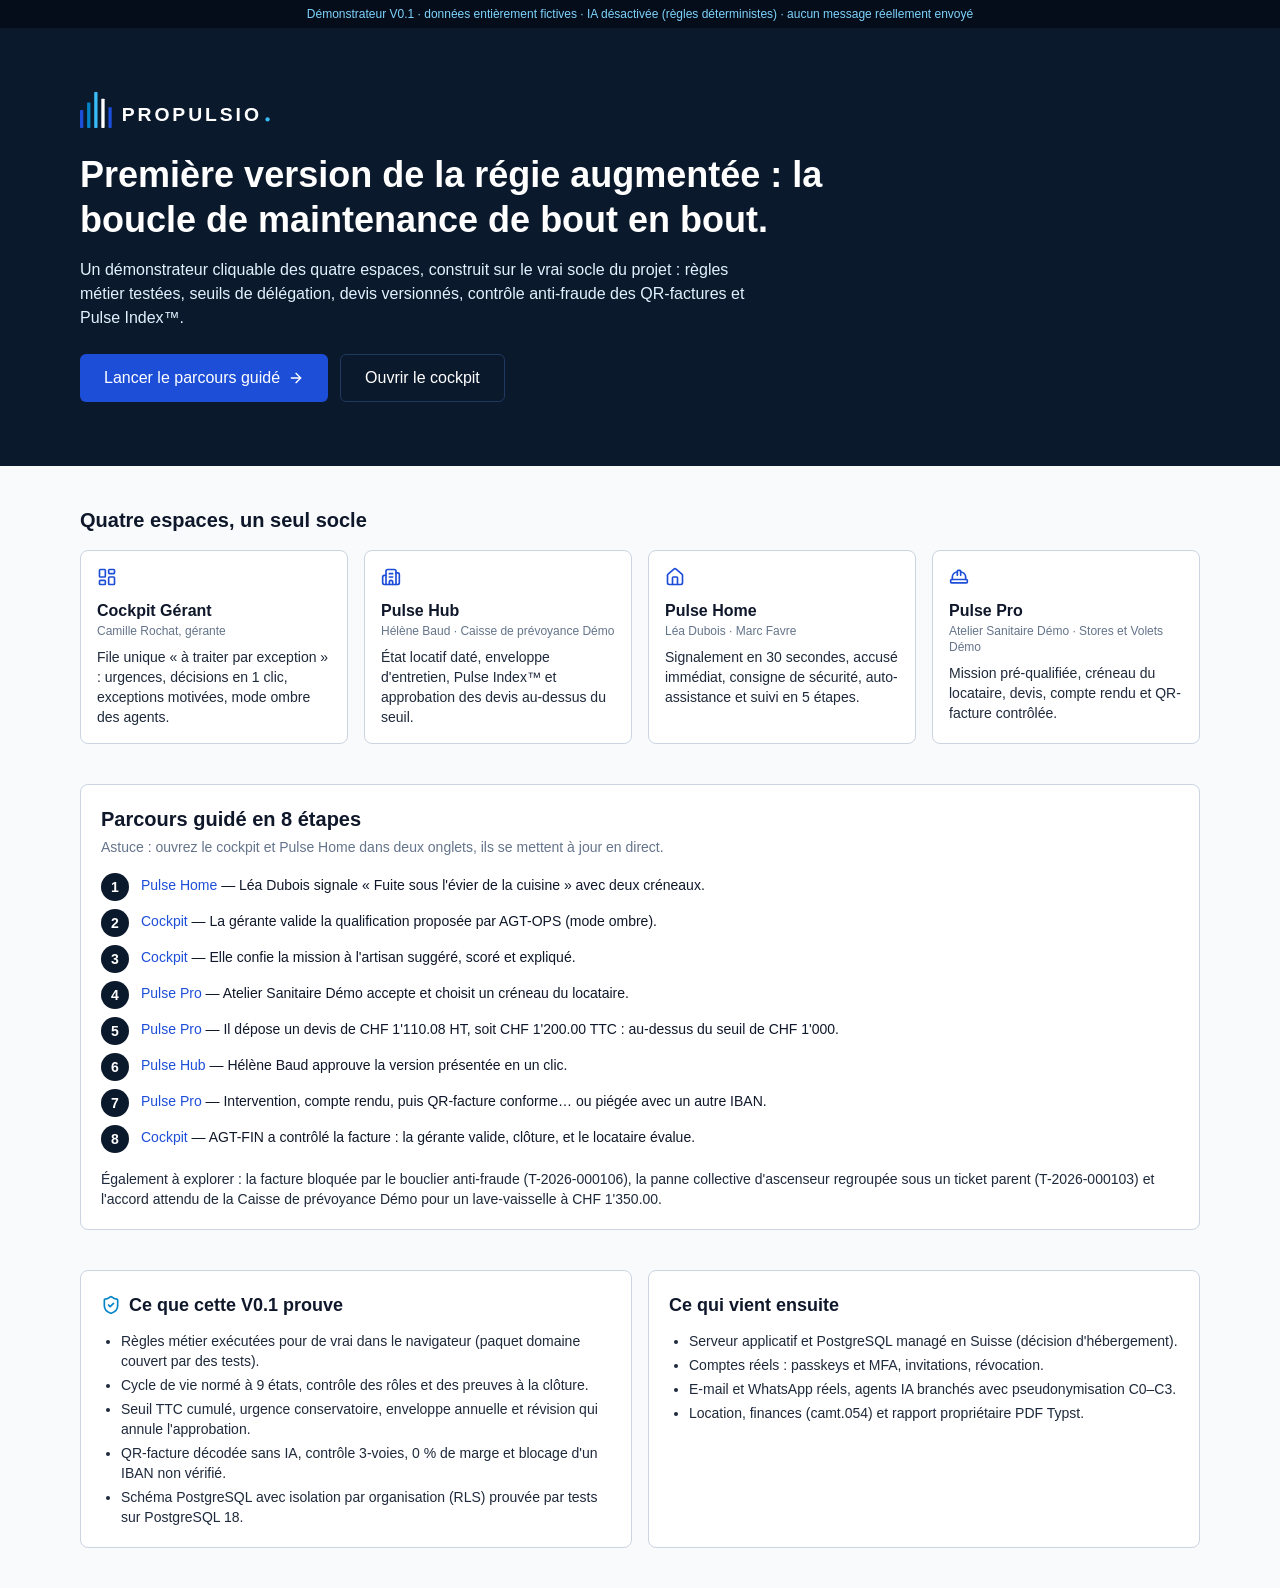
<file: index.html>
<!DOCTYPE html><html lang="fr-CH"><head><meta charSet="utf-8"/><meta name="viewport" content="width=device-width, initial-scale=1"/><link rel="stylesheet" href="/_next/static/chunks/36algj4gby494.css" data-precedence="next"/><link rel="preload" as="script" fetchPriority="low" href="/_next/static/chunks/1cq1qj4xeth47.js"/><script src="/_next/static/chunks/0_6jkbpk-fw45.js" async=""></script><script src="/_next/static/chunks/2whwbpfir5llt.js" async=""></script><script src="/_next/static/chunks/2mz5ivwfuxly3.js" async=""></script><script src="/_next/static/chunks/turbopack-3-ry682tkyiqk.js" async=""></script><script src="/_next/static/chunks/3727-02i72m06.js" async=""></script><script src="/_next/static/chunks/2d64q6y510tt-.js" async=""></script><script src="/_next/static/chunks/14l-y603qv6jv.js" async=""></script><meta name="theme-color" content="#0B192C"/><title>PROPULSIO — Démonstrateur V0.1</title><meta name="description" content="Démonstrateur de la plateforme de régie immobilière PROPULSIO : cockpit gérant, Pulse Hub, Pulse Home et Pulse Pro, avec des données entièrement fictives."/><link rel="manifest" href="/manifest.webmanifest"/><meta name="robots" content="noindex, nofollow"/><link rel="icon" href="/icon.svg"/><script src="/_next/static/chunks/0cz1d0mv5g_q7.js" noModule=""></script></head><body><div hidden=""><!--$--><!--/$--></div><div class="min-h-dvh"><p class="bg-navy-deep px-4 py-1.5 text-center text-xs text-cyan-light">Démonstrateur V0.1 · données entièrement fictives · IA désactivée (règles déterministes) · aucun message réellement envoyé</p><section class="bg-navy text-white"><div class="mx-auto max-w-6xl px-4 py-12 sm:py-16"><svg viewBox="0 0 404 76" class="w-auto h-9" role="img" aria-label="PROPULSIO"><rect x="0" y="38" width="7" height="38" rx="1.5" fill="#1D4ED8"></rect><rect x="15" y="22" width="7" height="54" rx="1.5" fill="#0284C7"></rect><rect x="30" y="0" width="7" height="76" rx="1.5" fill="#38BDF8"></rect><rect x="45" y="14" width="7" height="62" rx="1.5" fill="#FFFFFF"></rect><rect x="60" y="32" width="7" height="44" rx="1.5" fill="#1D4ED8"></rect><text x="88" y="62" textLength="296" lengthAdjust="spacingAndGlyphs" font-family="Helvetica Neue, Helvetica, Arial, sans-serif" font-size="40" font-weight="700" letter-spacing="6" fill="#FFFFFF">PROPULSIO</text><circle cx="396" cy="58" r="4.5" fill="#38BDF8"></circle></svg><h1 class="mt-6 max-w-3xl text-3xl font-semibold leading-tight sm:text-4xl">Première version de la régie augmentée : la boucle de maintenance de bout en bout.</h1><p class="mt-4 max-w-2xl text-ice">Un démonstrateur cliquable des quatre espaces, construit sur le vrai socle du projet : règles métier testées, seuils de délégation, devis versionnés, contrôle anti-fraude des QR-factures et Pulse Index™.</p><div class="mt-6 flex flex-wrap gap-3"><a class="inline-flex items-center justify-center gap-2 rounded-md font-medium transition-colors focus-visible:outline-2 focus-visible:outline-offset-2 disabled:cursor-not-allowed disabled:opacity-50 bg-royal text-white hover:bg-[#1e40af] focus-visible:outline-royal h-12 px-6 text-base" href="/locataires/signaler/">Lancer le parcours guidé <svg xmlns="http://www.w3.org/2000/svg" width="24" height="24" viewBox="0 0 24 24" fill="none" stroke="currentColor" stroke-width="2" stroke-linecap="round" stroke-linejoin="round" class="lucide lucide-arrow-right size-4" aria-hidden="true"><path d="M5 12h14"></path><path d="m12 5 7 7-7 7"></path></svg></a><a class="inline-flex items-center justify-center gap-2 rounded-md font-medium transition-colors focus-visible:outline-2 focus-visible:outline-offset-2 disabled:cursor-not-allowed disabled:opacity-50 bg-navy text-white hover:bg-navy-card focus-visible:outline-pulse h-12 px-6 text-base border border-line-dark" href="/gestion/">Ouvrir le cockpit</a></div></div></section><main class="mx-auto max-w-6xl space-y-10 px-4 py-10"><section aria-labelledby="espaces"><h2 id="espaces" class="text-xl font-semibold">Quatre espaces, un seul socle</h2><ul class="mt-4 grid gap-4 sm:grid-cols-2 lg:grid-cols-4"><li><a class="block h-full rounded-lg border border-line bg-surface p-4 transition-colors hover:border-royal" href="/gestion/"><svg xmlns="http://www.w3.org/2000/svg" width="24" height="24" viewBox="0 0 24 24" fill="none" stroke="currentColor" stroke-width="2" stroke-linecap="round" stroke-linejoin="round" class="lucide lucide-layout-dashboard size-5 text-royal" aria-hidden="true"><rect width="7" height="9" x="3" y="3" rx="1"></rect><rect width="7" height="5" x="14" y="3" rx="1"></rect><rect width="7" height="9" x="14" y="12" rx="1"></rect><rect width="7" height="5" x="3" y="16" rx="1"></rect></svg><p class="mt-3 font-semibold">Cockpit Gérant</p><p class="text-xs text-ink-muted">Camille Rochat, gérante</p><p class="mt-2 text-sm text-ink-2">File unique « à traiter par exception » : urgences, décisions en 1 clic, exceptions motivées, mode ombre des agents.</p></a></li><li><a class="block h-full rounded-lg border border-line bg-surface p-4 transition-colors hover:border-royal" href="/proprietaires/"><svg xmlns="http://www.w3.org/2000/svg" width="24" height="24" viewBox="0 0 24 24" fill="none" stroke="currentColor" stroke-width="2" stroke-linecap="round" stroke-linejoin="round" class="lucide lucide-building-complex lucide-building-2 size-5 text-royal" aria-hidden="true"><path d="M10 12h4"></path><path d="M10 8h4"></path><path d="M14 21v-3a2 2 0 0 0-4 0v3"></path><path d="M6 10H4a2 2 0 0 0-2 2v7a2 2 0 0 0 2 2h16a2 2 0 0 0 2-2V9a2 2 0 0 0-2-2h-2"></path><path d="M6 21V5a2 2 0 0 1 2-2h8a2 2 0 0 1 2 2v16"></path></svg><p class="mt-3 font-semibold">Pulse Hub</p><p class="text-xs text-ink-muted">Hélène Baud · Caisse de prévoyance Démo</p><p class="mt-2 text-sm text-ink-2">État locatif daté, enveloppe d&#x27;entretien, Pulse Index™ et approbation des devis au-dessus du seuil.</p></a></li><li><a class="block h-full rounded-lg border border-line bg-surface p-4 transition-colors hover:border-royal" href="/locataires/"><svg xmlns="http://www.w3.org/2000/svg" width="24" height="24" viewBox="0 0 24 24" fill="none" stroke="currentColor" stroke-width="2" stroke-linecap="round" stroke-linejoin="round" class="lucide lucide-house lucide-home size-5 text-royal" aria-hidden="true"><path d="M15 21v-8a1 1 0 0 0-1-1h-4a1 1 0 0 0-1 1v8"></path><path d="M3 10a2 2 0 0 1 .709-1.528l7-6a2 2 0 0 1 2.582 0l7 6A2 2 0 0 1 21 10v9a2 2 0 0 1-2 2H5a2 2 0 0 1-2-2z"></path></svg><p class="mt-3 font-semibold">Pulse Home</p><p class="text-xs text-ink-muted">Léa Dubois · Marc Favre</p><p class="mt-2 text-sm text-ink-2">Signalement en 30 secondes, accusé immédiat, consigne de sécurité, auto-assistance et suivi en 5 étapes.</p></a></li><li><a class="block h-full rounded-lg border border-line bg-surface p-4 transition-colors hover:border-royal" href="/prestataires/"><svg xmlns="http://www.w3.org/2000/svg" width="24" height="24" viewBox="0 0 24 24" fill="none" stroke="currentColor" stroke-width="2" stroke-linecap="round" stroke-linejoin="round" class="lucide lucide-hard-hat size-5 text-royal" aria-hidden="true"><path d="M10 10V5a1 1 0 0 1 1-1h2a1 1 0 0 1 1 1v5"></path><path d="M14 6a6 6 0 0 1 6 6v3"></path><path d="M4 15v-3a6 6 0 0 1 6-6"></path><rect x="2" y="15" width="20" height="4" rx="1"></rect></svg><p class="mt-3 font-semibold">Pulse Pro</p><p class="text-xs text-ink-muted">Atelier Sanitaire Démo · Stores et Volets Démo</p><p class="mt-2 text-sm text-ink-2">Mission pré-qualifiée, créneau du locataire, devis, compte rendu et QR-facture contrôlée.</p></a></li></ul></section><section aria-labelledby="parcours" class="rounded-lg border border-line bg-surface p-5"><h2 id="parcours" class="text-xl font-semibold">Parcours guidé en 8 étapes</h2><p class="mt-1 text-sm text-ink-muted">Astuce : ouvrez le cockpit et Pulse Home dans deux onglets, ils se mettent à jour en direct.</p><ol class="mt-4 space-y-2"><li class="flex gap-3"><span class="flex size-7 shrink-0 items-center justify-center rounded-full bg-navy text-sm font-semibold text-white tabular-nums">1</span><p class="pt-0.5 text-sm"><a class="font-medium text-royal underline-offset-2 hover:underline" href="/locataires/signaler/">Pulse Home</a> <!-- -->— <!-- -->Léa Dubois signale « Fuite sous l&#x27;évier de la cuisine » avec deux créneaux.</p></li><li class="flex gap-3"><span class="flex size-7 shrink-0 items-center justify-center rounded-full bg-navy text-sm font-semibold text-white tabular-nums">2</span><p class="pt-0.5 text-sm"><a class="font-medium text-royal underline-offset-2 hover:underline" href="/gestion/">Cockpit</a> <!-- -->— <!-- -->La gérante valide la qualification proposée par AGT-OPS (mode ombre).</p></li><li class="flex gap-3"><span class="flex size-7 shrink-0 items-center justify-center rounded-full bg-navy text-sm font-semibold text-white tabular-nums">3</span><p class="pt-0.5 text-sm"><a class="font-medium text-royal underline-offset-2 hover:underline" href="/gestion/">Cockpit</a> <!-- -->— <!-- -->Elle confie la mission à l&#x27;artisan suggéré, scoré et expliqué.</p></li><li class="flex gap-3"><span class="flex size-7 shrink-0 items-center justify-center rounded-full bg-navy text-sm font-semibold text-white tabular-nums">4</span><p class="pt-0.5 text-sm"><a class="font-medium text-royal underline-offset-2 hover:underline" href="/prestataires/">Pulse Pro</a> <!-- -->— <!-- -->Atelier Sanitaire Démo accepte et choisit un créneau du locataire.</p></li><li class="flex gap-3"><span class="flex size-7 shrink-0 items-center justify-center rounded-full bg-navy text-sm font-semibold text-white tabular-nums">5</span><p class="pt-0.5 text-sm"><a class="font-medium text-royal underline-offset-2 hover:underline" href="/prestataires/">Pulse Pro</a> <!-- -->— <!-- -->Il dépose un devis de CHF 1&#x27;110.08 HT, soit CHF 1&#x27;200.00 TTC : au-dessus du seuil de CHF 1&#x27;000.</p></li><li class="flex gap-3"><span class="flex size-7 shrink-0 items-center justify-center rounded-full bg-navy text-sm font-semibold text-white tabular-nums">6</span><p class="pt-0.5 text-sm"><a class="font-medium text-royal underline-offset-2 hover:underline" href="/proprietaires/">Pulse Hub</a> <!-- -->— <!-- -->Hélène Baud approuve la version présentée en un clic.</p></li><li class="flex gap-3"><span class="flex size-7 shrink-0 items-center justify-center rounded-full bg-navy text-sm font-semibold text-white tabular-nums">7</span><p class="pt-0.5 text-sm"><a class="font-medium text-royal underline-offset-2 hover:underline" href="/prestataires/">Pulse Pro</a> <!-- -->— <!-- -->Intervention, compte rendu, puis QR-facture conforme… ou piégée avec un autre IBAN.</p></li><li class="flex gap-3"><span class="flex size-7 shrink-0 items-center justify-center rounded-full bg-navy text-sm font-semibold text-white tabular-nums">8</span><p class="pt-0.5 text-sm"><a class="font-medium text-royal underline-offset-2 hover:underline" href="/gestion/">Cockpit</a> <!-- -->— <!-- -->AGT-FIN a contrôlé la facture : la gérante valide, clôture, et le locataire évalue.</p></li></ol><p class="mt-4 text-sm text-ink-2">Également à explorer : la facture bloquée par le bouclier anti-fraude (T-2026-000106), la panne collective d&#x27;ascenseur regroupée sous un ticket parent (T-2026-000103) et l&#x27;accord attendu de la Caisse de prévoyance Démo pour un lave-vaisselle à CHF 1&#x27;350.00.</p></section><section aria-labelledby="perimetre" class="grid gap-4 lg:grid-cols-2"><div class="rounded-lg border border-line bg-surface p-5"><h2 id="perimetre" class="flex items-center gap-2 text-lg font-semibold"><svg xmlns="http://www.w3.org/2000/svg" width="24" height="24" viewBox="0 0 24 24" fill="none" stroke="currentColor" stroke-width="2" stroke-linecap="round" stroke-linejoin="round" class="lucide lucide-shield-check size-5 text-cyan-dark" aria-hidden="true"><path d="M20 13c0 5-3.5 7.5-7.66 8.95a1 1 0 0 1-.67-.01C7.5 20.5 4 18 4 13V6a1 1 0 0 1 1-1c2 0 4.5-1.2 6.24-2.72a1.17 1.17 0 0 1 1.52 0C14.51 3.81 17 5 19 5a1 1 0 0 1 1 1z"></path><path d="m9 12 2 2 4-4"></path></svg> Ce que cette V0.1 prouve</h2><ul class="mt-3 list-disc space-y-1 pl-5 text-sm text-ink-2"><li>Règles métier exécutées pour de vrai dans le navigateur (paquet domaine couvert par des tests).</li><li>Cycle de vie normé à 9 états, contrôle des rôles et des preuves à la clôture.</li><li>Seuil TTC cumulé, urgence conservatoire, enveloppe annuelle et révision qui annule l&#x27;approbation.</li><li>QR-facture décodée sans IA, contrôle 3-voies, 0 % de marge et blocage d&#x27;un IBAN non vérifié.</li><li>Schéma PostgreSQL avec isolation par organisation (RLS) prouvée par tests sur PostgreSQL 18.</li></ul></div><div class="rounded-lg border border-line bg-surface p-5"><h2 class="text-lg font-semibold">Ce qui vient ensuite</h2><ul class="mt-3 list-disc space-y-1 pl-5 text-sm text-ink-2"><li>Serveur applicatif et PostgreSQL managé en Suisse (décision d&#x27;hébergement).</li><li>Comptes réels : passkeys et MFA, invitations, révocation.</li><li>E-mail et WhatsApp réels, agents IA branchés avec pseudonymisation C0–C3.</li><li>Location, finances (camt.054) et rapport propriétaire PDF Typst.</li></ul></div></section></main></div><!--$--><!--/$--><script id="_R_">(globalThis["TURBOPACK"] || (globalThis["TURBOPACK"] = [])).push({"otherChunks":["static/chunks/1cq1qj4xeth47.js","static/chunks/0_6jkbpk-fw45.js","static/chunks/2whwbpfir5llt.js","static/chunks/2mz5ivwfuxly3.js"],"runtimeModuleIds":[95637]});</script><script src="/_next/static/chunks/1cq1qj4xeth47.js" async=""></script><script>(self.__next_f=self.__next_f||[]).push([0])</script><script>self.__next_f.push([1,"1:\"$Sreact.fragment\"\n2:\"/_next/static/chunks/3727-02i72m06.js\"\n3:I[42194,[\"$2\"],\"default\"]\n4:I[5817,[\"$2\"],\"default\"]\n5:\"/_next/static/chunks/2d64q6y510tt-.js\"\n6:\"/_next/static/chunks/14l-y603qv6jv.js\"\n7:I[8505,[\"$2\",\"$5\",\"$6\"],\"\"]\n9:I[28126,[\"$2\",\"$5\",\"$6\"],\"DemoBanner\"]\na:I[6465,[\"$2\",\"$5\",\"$6\"],\"default\"]\n16:\"ViewportBoundary\"\n17:I[13693,[\"$2\"],\"$16\"]\n19:\"MetadataBoundary\"\n1a:I[13693,[\"$2\"],\"$19\"]\n1b:\"$Sreact.suspense\"\n1d:I[35733,[\"$2\"],\"default\",1]\n:HL[\"/_next/static/chunks/36algj4gby494.css\",\"style\"]\n"])</script><script>self.__next_f.push([1,"8:[[\"children\",{\"s\":\"__PAGE__\",\"h\":512,\"d\":{\"r\":[\"$\",\"$1\",\"c\",{\"children\":[[\"$\",\"div\",null,{\"className\":\"min-h-dvh\",\"children\":[[\"$\",\"$L9\",null,{}],[\"$\",\"section\",null,{\"className\":\"bg-navy text-white\",\"children\":[\"$\",\"div\",null,{\"className\":\"mx-auto max-w-6xl px-4 py-12 sm:py-16\",\"children\":[[\"$\",\"svg\",null,{\"viewBox\":\"0 0 404 76\",\"className\":\"w-auto h-9\",\"role\":\"img\",\"aria-label\":\"PROPULSIO\",\"children\":[[\"$\",\"rect\",null,{\"x\":\"0\",\"y\":\"38\",\"width\":\"7\",\"height\":\"38\",\"rx\":\"1.5\",\"fill\":\"#1D4ED8\"}],[\"$\",\"rect\",null,{\"x\":\"15\",\"y\":\"22\",\"width\":\"7\",\"height\":\"54\",\"rx\":\"1.5\",\"fill\":\"#0284C7\"}],[\"$\",\"rect\",null,{\"x\":\"30\",\"y\":\"0\",\"width\":\"7\",\"height\":\"76\",\"rx\":\"1.5\",\"fill\":\"#38BDF8\"}],[\"$\",\"rect\",null,{\"x\":\"45\",\"y\":\"14\",\"width\":\"7\",\"height\":\"62\",\"rx\":\"1.5\",\"fill\":\"#FFFFFF\"}],[\"$\",\"rect\",null,{\"x\":\"60\",\"y\":\"32\",\"width\":\"7\",\"height\":\"44\",\"rx\":\"1.5\",\"fill\":\"#1D4ED8\"}],[[\"$\",\"text\",null,{\"x\":\"88\",\"y\":\"62\",\"textLength\":\"296\",\"lengthAdjust\":\"spacingAndGlyphs\",\"fontFamily\":\"Helvetica Neue, Helvetica, Arial, sans-serif\",\"fontSize\":\"40\",\"fontWeight\":\"700\",\"letterSpacing\":\"6\",\"fill\":\"#FFFFFF\",\"children\":\"PROPULSIO\"}],[\"$\",\"circle\",null,{\"cx\":\"396\",\"cy\":\"58\",\"r\":\"4.5\",\"fill\":\"#38BDF8\"}]]]}],[\"$\",\"h1\",null,{\"className\":\"mt-6 max-w-3xl text-3xl font-semibold leading-tight sm:text-4xl\",\"children\":\"Première version de la régie augmentée : la boucle de maintenance de bout en bout.\"}],[\"$\",\"p\",null,{\"className\":\"mt-4 max-w-2xl text-ice\",\"children\":\"Un démonstrateur cliquable des quatre espaces, construit sur le vrai socle du projet : règles métier testées, seuils de délégation, devis versionnés, contrôle anti-fraude des QR-factures et Pulse Index™.\"}],[\"$\",\"div\",null,{\"className\":\"mt-6 flex flex-wrap gap-3\",\"children\":[[\"$\",\"$L7\",null,{\"href\":\"/locataires/signaler/\",\"className\":\"inline-flex items-center justify-center gap-2 rounded-md font-medium transition-colors focus-visible:outline-2 focus-visible:outline-offset-2 disabled:cursor-not-allowed disabled:opacity-50 bg-royal text-white hover:bg-[#1e40af] focus-visible:outline-royal h-12 px-6 text-base\",\"children\":[\"Lancer le parcours guidé \",[\"$\",\"$La\",null,{\"ref\":\"$undefined\",\"icon\":{\"name\":\"arrow-right\",\"size\":24,\"node\":[[\"path\",{\"d\":\"M5 12h14\",\"key\":\"1ays0h\"}],[\"path\",{\"d\":\"m12 5 7 7-7 7\",\"key\":\"xquz4c\"}]]},\"className\":\"size-4\",\"aria-hidden\":true}]]}],[\"$\",\"$L7\",null,{\"href\":\"/gestion/\",\"className\":\"inline-flex items-center justify-center gap-2 rounded-md font-medium transition-colors focus-visible:outline-2 focus-visible:outline-offset-2 disabled:cursor-not-allowed disabled:opacity-50 bg-navy text-white hover:bg-navy-card focus-visible:outline-pulse h-12 px-6 text-base border border-line-dark\",\"children\":\"Ouvrir le cockpit\"}]]}]]}]}],[\"$\",\"main\",null,{\"className\":\"mx-auto max-w-6xl space-y-10 px-4 py-10\",\"children\":[[\"$\",\"section\",null,{\"aria-labelledby\":\"espaces\",\"children\":[[\"$\",\"h2\",null,{\"id\":\"espaces\",\"className\":\"text-xl font-semibold\",\"children\":\"Quatre espaces, un seul socle\"}],[\"$\",\"ul\",null,{\"className\":\"mt-4 grid gap-4 sm:grid-cols-2 lg:grid-cols-4\",\"children\":[[\"$\",\"li\",\"/gestion/\",{\"children\":[\"$\",\"$L7\",null,{\"href\":\"/gestion/\",\"className\":\"block h-full rounded-lg border border-line bg-surface p-4 transition-colors hover:border-royal\",\"children\":[[\"$\",\"$La\",null,{\"ref\":\"$undefined\",\"icon\":{\"name\":\"layout-dashboard\",\"size\":24,\"node\":[[\"rect\",{\"width\":\"7\",\"height\":\"9\",\"x\":\"3\",\"y\":\"3\",\"rx\":\"1\",\"key\":\"10lvy0\"}],[\"rect\",{\"width\":\"7\",\"height\":\"5\",\"x\":\"14\",\"y\":\"3\",\"rx\":\"1\",\"key\":\"16une8\"}],[\"rect\",{\"width\":\"7\",\"height\":\"9\",\"x\":\"14\",\"y\":\"12\",\"rx\":\"1\",\"key\":\"1hutg5\"}],[\"rect\",{\"width\":\"7\",\"height\":\"5\",\"x\":\"3\",\"y\":\"16\",\"rx\":\"1\",\"key\":\"ldoo1y\"}]]},\"className\":\"size-5 text-royal\",\"aria-hidden\":true}],\"$Lb\",\"$Lc\",\"$Ld\"]}]}],\"$Le\",\"$Lf\",\"$L10\"]}]]}],\"$L11\",\"$L12\"]}]]}],[\"$L13\",\"$L14\"],\"$L15\"]}],\"p\":false,\"v\":null}}]]\n"])</script><script>self.__next_f.push([1,"0:{\"P\":null,\"c\":[\"\",\"\"],\"q\":\"\",\"i\":false,\"t\":{\"t\":{\"s\":\"\",\"h\":528,\"d\":{\"r\":[\"$\",\"$1\",\"c\",{\"children\":[[[\"$\",\"link\",\"0\",{\"rel\":\"stylesheet\",\"href\":\"/_next/static/chunks/36algj4gby494.css\",\"precedence\":\"next\",\"crossOrigin\":\"$undefined\",\"nonce\":\"$undefined\"}],[\"$\",\"script\",\"script-0\",{\"src\":\"/_next/static/chunks/3727-02i72m06.js\",\"async\":true,\"nonce\":\"$undefined\"}]],[\"$\",\"html\",null,{\"lang\":\"fr-CH\",\"children\":[\"$\",\"body\",null,{\"children\":[\"$\",\"$L3\",null,{\"parallelRouterKey\":\"children\",\"error\":\"$undefined\",\"errorStyles\":\"$undefined\",\"errorScripts\":\"$undefined\",\"template\":[\"$\",\"$L4\",null,{}],\"templateStyles\":\"$undefined\",\"templateScripts\":\"$undefined\",\"notFound\":[[\"$\",\"main\",null,{\"className\":\"mx-auto max-w-xl px-4 py-16 text-center\",\"children\":[[\"$\",\"h1\",null,{\"className\":\"text-2xl font-semibold\",\"children\":\"Page introuvable\"}],[\"$\",\"p\",null,{\"className\":\"mt-2 text-ink-muted\",\"children\":\"Cette page n'existe pas dans le démonstrateur.\"}],[\"$\",\"$L7\",null,{\"href\":\"/\",\"className\":\"mt-4 inline-block text-royal underline\",\"children\":\"Retour à l'accueil\"}]]}],[]],\"forbidden\":\"$undefined\",\"unauthorized\":\"$undefined\"}]}]}]]}],\"p\":false,\"v\":null},\"c\":\"$Q8\"},\"h\":{\"r\":[\"$\",\"$1\",\"h\",{\"children\":[null,[\"$\",\"$L17\",null,{\"children\":\"$L18\"}],[\"$\",\"$L1a\",null,{\"children\":[[\"$\",\"div\",null,{\"hidden\":true,\"children\":[\"$\",\"$1b\",null,{\"name\":\"Next.Metadata\",\"children\":\"$L1c\"}]}],null]}],null]}],\"p\":false,\"v\":null}},\"m\":\"$undefined\",\"G\":[\"$1d\",[[\"$\",\"link\",\"0\",{\"rel\":\"stylesheet\",\"href\":\"/_next/static/chunks/36algj4gby494.css\",\"precedence\":\"next\",\"crossOrigin\":\"$undefined\",\"nonce\":\"$undefined\"}]]],\"S\":true,\"r\":\"$undefined\",\"s\":\"$undefined\",\"a\":\"$undefined\",\"l\":\"$undefined\",\"p\":\"$undefined\",\"d\":\"$undefined\",\"b\":\"RgnBeeWrZJu_aY5DbuZJT\"}\n"])</script><script>self.__next_f.push([1,"22:I[13693,[\"$2\"],\"OutletBoundary\"]\nb:[\"$\",\"p\",null,{\"className\":\"mt-3 font-semibold\",\"children\":\"Cockpit Gérant\"}]\nc:[\"$\",\"p\",null,{\"className\":\"text-xs text-ink-muted\",\"children\":\"Camille Rochat, gérante\"}]\nd:[\"$\",\"p\",null,{\"className\":\"mt-2 text-sm text-ink-2\",\"children\":\"File unique « à traiter par exception » : urgences, décisions en 1 clic, exceptions motivées, mode ombre des agents.\"}]\ne:[\"$\",\"li\",\"/proprietaires/\",{\"children\":[\"$\",\"$L7\",null,{\"href\":\"/proprietaires/\",\"className\":\"block h-full rounded-lg border border-line bg-surface p-4 transition-colors hover:border-royal\",\"children\":[[\"$\",\"$La\",null,{\"ref\":\"$undefined\",\"icon\":{\"name\":\"building-complex\",\"size\":24,\"node\":[[\"path\",{\"d\":\"M10 12h4\",\"key\":\"a56b0p\"}],[\"path\",{\"d\":\"M10 8h4\",\"key\":\"1sr2af\"}],[\"path\",{\"d\":\"M14 21v-3a2 2 0 0 0-4 0v3\",\"key\":\"1rgiei\"}],[\"path\",{\"d\":\"M6 10H4a2 2 0 0 0-2 2v7a2 2 0 0 0 2 2h16a2 2 0 0 0 2-2V9a2 2 0 0 0-2-2h-2\",\"key\":\"secmi2\"}],[\"path\",{\"d\":\"M6 21V5a2 2 0 0 1 2-2h8a2 2 0 0 1 2 2v16\",\"key\":\"16ra0t\"}]],\"aliases\":[\"building-2\"]},\"className\":\"size-5 text-royal\",\"aria-hidden\":true}],[\"$\",\"p\",null,{\"className\":\"mt-3 font-semibold\",\"children\":\"Pulse Hub\"}],[\"$\",\"p\",null,{\"className\":\"text-xs text-ink-muted\",\"children\":\"Hélène Baud · Caisse de prévoyance Démo\"}],[\"$\",\"p\",null,{\"className\":\"mt-2 text-sm text-ink-2\",\"children\":\"État locatif daté, enveloppe d'entretien, Pulse Index™ et approbation des devis au-dessus du seuil.\"}]]}]}]\nf:[\"$\",\"li\",\"/locataires/\",{\"children\":[\"$\",\"$L7\",null,{\"href\":\"/locataires/\",\"className\":\"block h-full rounded-lg border border-line bg-surface p-4 transition-colors hover:border-royal\",\"children\":[[\"$\",\"$La\",null,{\"ref\":\"$undefined\",\"icon\":{\"name\":\"house\",\"size\":24,\"node\":[[\"path\",{\"d\":\"M15 21v-8a1 1 0 0 0-1-1h-4a1 1 0 0 0-1 1v8\",\"key\":\"5wwlr5\"}],[\"path\",{\"d\":\"M3 10a2 2 0 0 1 .709-1.528l7-6a2 2 0 0 1 2.582 0l7 6A2 2 0 0 1 21 10v9a2 2 0 0 1-2 2H5a2 2 0 0 1-2-2z\",\"key\":\"r6nss1\"}]],\"aliases\":[\"home\"]},\"className\":\"size-5 text-royal\",\"aria-hidden\":true}],[\"$\",\"p\",null,{\"className\":\"mt-3 font-semibold\",\"children\":\"Pulse Home\"}],[\"$\",\"p\",null,{\"className\":\"text-xs text-ink-muted\",\"children\":\"Léa Dubois · Marc Favre\"}],[\"$\",\"p\",null,{\"className\":\"mt-2 text-sm text-ink-2\",\"children\":\"Signalement en 30 secondes, accusé immédiat, consigne de sécurité, auto-assistance et suivi en 5 étapes.\"}]]}]}]\n10:[\"$\",\"li\",\"/prestataires/\",{\"children\":[\"$\",\"$L7\",null,{\"href\":\"/prestataires/\",\"className\":\"block h-full rounded-lg border border-line bg-surface p-4 transition-colors hover:border-royal\",\"children\":[[\"$\",\"$La\",null,{\"ref\":\"$undefined\",\"icon\":{\"name\":\"hard-hat\",\"size\":24,\"node\":[[\"path\",{\"d\":\"M10 10V5a1 1 0 0 1 1-1h2a1 1 0 0 1 1 1v5\",\"key\":\"1p9q5i\"}],[\"path\",{\"d\":\"M14 6a6 6 0 0 1 6 6v3\",\"key\":\"1hnv84\"}],[\"path\",{\"d\":\"M4 15v-3a6 6 0 0 1 6-6\",\"key\":\"9ciidu\"}],[\"rect\",{\"x\":\"2\",\"y\":\"15\",\"width\":\"20\",\"height\":\"4\",\"rx\":\"1\",\"key\":\"g3x8cw\"}]]},\"className\":\"size-5 text-royal\",\"aria-hidden\":true}],[\"$\",\"p\",null,{\"className\":\"mt-3 font-semibold\",\"children\":\"Pulse Pro\"}],[\"$\",\"p\",null,{\"className\":\"text-xs text-ink-muted\",\"children\":\"Atelier Sanitaire Démo · Stores et Volets Démo\"}],[\"$\",\"p\",null,{\"className\":\"mt-2 text-sm text-ink-2\",\"children\":\"Mission pré-qualifiée, créneau du locataire, devis, compte rendu et QR-facture contrôlée.\"}]]}]}]\n"])</script><script>self.__next_f.push([1,"11:[\"$\",\"section\",null,{\"aria-labelledby\":\"parcours\",\"className\":\"rounded-lg border border-line bg-surface p-5\",\"children\":[[\"$\",\"h2\",null,{\"id\":\"parcours\",\"className\":\"text-xl font-semibold\",\"children\":\"Parcours guidé en 8 étapes\"}],[\"$\",\"p\",null,{\"className\":\"mt-1 text-sm text-ink-muted\",\"children\":\"Astuce : ouvrez le cockpit et Pulse Home dans deux onglets, ils se mettent à jour en direct.\"}],[\"$\",\"ol\",null,{\"className\":\"mt-4 space-y-2\",\"children\":[[\"$\",\"li\",\"Léa Dubois signale « Fuite sous l'évier de la cuisine » avec deux créneaux.\",{\"className\":\"flex gap-3\",\"children\":[[\"$\",\"span\",null,{\"className\":\"flex size-7 shrink-0 items-center justify-center rounded-full bg-navy text-sm font-semibold text-white tabular-nums\",\"children\":1}],[\"$\",\"p\",null,{\"className\":\"pt-0.5 text-sm\",\"children\":[[\"$\",\"$L7\",null,{\"href\":\"/locataires/signaler/\",\"className\":\"font-medium text-royal underline-offset-2 hover:underline\",\"children\":\"Pulse Home\"}],\" \",\"— \",\"Léa Dubois signale « Fuite sous l'évier de la cuisine » avec deux créneaux.\"]}]]}],[\"$\",\"li\",\"La gérante valide la qualification proposée par AGT-OPS (mode ombre).\",{\"className\":\"flex gap-3\",\"children\":[[\"$\",\"span\",null,{\"className\":\"flex size-7 shrink-0 items-center justify-center rounded-full bg-navy text-sm font-semibold text-white tabular-nums\",\"children\":2}],[\"$\",\"p\",null,{\"className\":\"pt-0.5 text-sm\",\"children\":[[\"$\",\"$L7\",null,{\"href\":\"/gestion/\",\"className\":\"font-medium text-royal underline-offset-2 hover:underline\",\"children\":\"Cockpit\"}],\" \",\"— \",\"La gérante valide la qualification proposée par AGT-OPS (mode ombre).\"]}]]}],[\"$\",\"li\",\"Elle confie la mission à l'artisan suggéré, scoré et expliqué.\",{\"className\":\"flex gap-3\",\"children\":[[\"$\",\"span\",null,{\"className\":\"flex size-7 shrink-0 items-center justify-center rounded-full bg-navy text-sm font-semibold text-white tabular-nums\",\"children\":3}],[\"$\",\"p\",null,{\"className\":\"pt-0.5 text-sm\",\"children\":[[\"$\",\"$L7\",null,{\"href\":\"/gestion/\",\"className\":\"font-medium text-royal underline-offset-2 hover:underline\",\"children\":\"Cockpit\"}],\" \",\"— \",\"Elle confie la mission à l'artisan suggéré, scoré et expliqué.\"]}]]}],[\"$\",\"li\",\"Atelier Sanitaire Démo accepte et choisit un créneau du locataire.\",{\"className\":\"flex gap-3\",\"children\":[[\"$\",\"span\",null,{\"className\":\"flex size-7 shrink-0 items-center justify-center rounded-full bg-navy text-sm font-semibold text-white tabular-nums\",\"children\":4}],[\"$\",\"p\",null,{\"className\":\"pt-0.5 text-sm\",\"children\":[[\"$\",\"$L7\",null,{\"href\":\"/prestataires/\",\"className\":\"font-medium text-royal underline-offset-2 hover:underline\",\"children\":\"Pulse Pro\"}],\" \",\"— \",\"Atelier Sanitaire Démo accepte et choisit un créneau du locataire.\"]}]]}],[\"$\",\"li\",\"Il dépose un devis de CHF 1'110.08 HT, soit CHF 1'200.00 TTC : au-dessus du seuil de CHF 1'000.\",{\"className\":\"flex gap-3\",\"children\":[[\"$\",\"span\",null,{\"className\":\"flex size-7 shrink-0 items-center justify-center rounded-full bg-navy text-sm font-semibold text-white tabular-nums\",\"children\":5}],[\"$\",\"p\",null,{\"className\":\"pt-0.5 text-sm\",\"children\":[[\"$\",\"$L7\",null,{\"href\":\"/prestataires/\",\"className\":\"font-medium text-royal underline-offset-2 hover:underline\",\"children\":\"Pulse Pro\"}],\" \",\"— \",\"Il dépose un devis de CHF 1'110.08 HT, soit CHF 1'200.00 TTC : au-dessus du seuil de CHF 1'000.\"]}]]}],[\"$\",\"li\",\"Hélène Baud approuve la version présentée en un clic.\",{\"className\":\"flex gap-3\",\"children\":[[\"$\",\"span\",null,{\"className\":\"flex size-7 shrink-0 items-center justify-center rounded-full bg-navy text-sm font-semibold text-white tabular-nums\",\"children\":6}],[\"$\",\"p\",null,{\"className\":\"pt-0.5 text-sm\",\"children\":[[\"$\",\"$L7\",null,{\"href\":\"/proprietaires/\",\"className\":\"font-medium text-royal underline-offset-2 hover:underline\",\"children\":\"Pulse Hub\"}],\" \",\"— \",\"Hélène Baud approuve la version présentée en un clic.\"]}]]}],[\"$\",\"li\",\"Intervention, compte rendu, puis QR-facture conforme… ou piégée avec un autre IBAN.\",{\"className\":\"flex gap-3\",\"children\":[\"$L1e\",\"$L1f\"]}],\"$L20\"]}],\"$L21\"]}]\n"])</script><script>self.__next_f.push([1,"12:[\"$\",\"section\",null,{\"aria-labelledby\":\"perimetre\",\"className\":\"grid gap-4 lg:grid-cols-2\",\"children\":[[\"$\",\"div\",null,{\"className\":\"rounded-lg border border-line bg-surface p-5\",\"children\":[[\"$\",\"h2\",null,{\"id\":\"perimetre\",\"className\":\"flex items-center gap-2 text-lg font-semibold\",\"children\":[[\"$\",\"$La\",null,{\"ref\":\"$undefined\",\"icon\":{\"name\":\"shield-check\",\"size\":24,\"node\":[[\"path\",{\"d\":\"M20 13c0 5-3.5 7.5-7.66 8.95a1 1 0 0 1-.67-.01C7.5 20.5 4 18 4 13V6a1 1 0 0 1 1-1c2 0 4.5-1.2 6.24-2.72a1.17 1.17 0 0 1 1.52 0C14.51 3.81 17 5 19 5a1 1 0 0 1 1 1z\",\"key\":\"oel41y\"}],[\"path\",{\"d\":\"m9 12 2 2 4-4\",\"key\":\"dzmm74\"}]]},\"className\":\"size-5 text-cyan-dark\",\"aria-hidden\":true}],\" Ce que cette V0.1 prouve\"]}],[\"$\",\"ul\",null,{\"className\":\"mt-3 list-disc space-y-1 pl-5 text-sm text-ink-2\",\"children\":[[\"$\",\"li\",null,{\"children\":\"Règles métier exécutées pour de vrai dans le navigateur (paquet domaine couvert par des tests).\"}],[\"$\",\"li\",null,{\"children\":\"Cycle de vie normé à 9 états, contrôle des rôles et des preuves à la clôture.\"}],[\"$\",\"li\",null,{\"children\":\"Seuil TTC cumulé, urgence conservatoire, enveloppe annuelle et révision qui annule l'approbation.\"}],[\"$\",\"li\",null,{\"children\":\"QR-facture décodée sans IA, contrôle 3-voies, 0 % de marge et blocage d'un IBAN non vérifié.\"}],[\"$\",\"li\",null,{\"children\":\"Schéma PostgreSQL avec isolation par organisation (RLS) prouvée par tests sur PostgreSQL 18.\"}]]}]]}],[\"$\",\"div\",null,{\"className\":\"rounded-lg border border-line bg-surface p-5\",\"children\":[[\"$\",\"h2\",null,{\"className\":\"text-lg font-semibold\",\"children\":\"Ce qui vient ensuite\"}],[\"$\",\"ul\",null,{\"className\":\"mt-3 list-disc space-y-1 pl-5 text-sm text-ink-2\",\"children\":[[\"$\",\"li\",null,{\"children\":\"Serveur applicatif et PostgreSQL managé en Suisse (décision d'hébergement).\"}],[\"$\",\"li\",null,{\"children\":\"Comptes réels : passkeys et MFA, invitations, révocation.\"}],[\"$\",\"li\",null,{\"children\":\"E-mail et WhatsApp réels, agents IA branchés avec pseudonymisation C0–C3.\"}],[\"$\",\"li\",null,{\"children\":\"Location, finances (camt.054) et rapport propriétaire PDF Typst.\"}]]}]]}]]}]\n"])</script><script>self.__next_f.push([1,"13:[\"$\",\"script\",\"script-0\",{\"src\":\"/_next/static/chunks/2d64q6y510tt-.js\",\"async\":true,\"nonce\":\"$undefined\"}]\n14:[\"$\",\"script\",\"script-1\",{\"src\":\"/_next/static/chunks/14l-y603qv6jv.js\",\"async\":true,\"nonce\":\"$undefined\"}]\n15:[\"$\",\"$L22\",null,{\"children\":[\"$\",\"$1b\",null,{\"name\":\"Next.MetadataOutlet\",\"children\":\"$@23\"}]}]\n"])</script><script>self.__next_f.push([1,"1e:[\"$\",\"span\",null,{\"className\":\"flex size-7 shrink-0 items-center justify-center rounded-full bg-navy text-sm font-semibold text-white tabular-nums\",\"children\":7}]\n1f:[\"$\",\"p\",null,{\"className\":\"pt-0.5 text-sm\",\"children\":[[\"$\",\"$L7\",null,{\"href\":\"/prestataires/\",\"className\":\"font-medium text-royal underline-offset-2 hover:underline\",\"children\":\"Pulse Pro\"}],\" \",\"— \",\"Intervention, compte rendu, puis QR-facture conforme… ou piégée avec un autre IBAN.\"]}]\n20:[\"$\",\"li\",\"AGT-FIN a contrôlé la facture : la gérante valide, clôture, et le locataire évalue.\",{\"className\":\"flex gap-3\",\"children\":[[\"$\",\"span\",null,{\"className\":\"flex size-7 shrink-0 items-center justify-center rounded-full bg-navy text-sm font-semibold text-white tabular-nums\",\"children\":8}],[\"$\",\"p\",null,{\"className\":\"pt-0.5 text-sm\",\"children\":[[\"$\",\"$L7\",null,{\"href\":\"/gestion/\",\"className\":\"font-medium text-royal underline-offset-2 hover:underline\",\"children\":\"Cockpit\"}],\" \",\"— \",\"AGT-FIN a contrôlé la facture : la gérante valide, clôture, et le locataire évalue.\"]}]]}]\n21:[\"$\",\"p\",null,{\"className\":\"mt-4 text-sm text-ink-2\",\"children\":\"Également à explorer : la facture bloquée par le bouclier anti-fraude (T-2026-000106), la panne collective d'ascenseur regroupée sous un ticket parent (T-2026-000103) et l'accord attendu de la Caisse de prévoyance Démo pour un lave-vaisselle à CHF 1'350.00.\"}]\n"])</script><script>self.__next_f.push([1,"18:[[\"$\",\"meta\",\"0\",{\"charSet\":\"utf-8\"}],[\"$\",\"meta\",\"1\",{\"name\":\"viewport\",\"content\":\"width=device-width, initial-scale=1\"}],[\"$\",\"meta\",\"2\",{\"name\":\"theme-color\",\"content\":\"#0B192C\"}]]\n"])</script><script>self.__next_f.push([1,"24:I[14017,[\"$2\"],\"IconMark\"]\n1c:[[\"$\",\"title\",\"0\",{\"children\":\"PROPULSIO — Démonstrateur V0.1\"}],[\"$\",\"meta\",\"1\",{\"name\":\"description\",\"content\":\"Démonstrateur de la plateforme de régie immobilière PROPULSIO : cockpit gérant, Pulse Hub, Pulse Home et Pulse Pro, avec des données entièrement fictives.\"}],[\"$\",\"link\",\"2\",{\"rel\":\"manifest\",\"href\":\"/manifest.webmanifest\",\"crossOrigin\":\"$undefined\"}],[\"$\",\"meta\",\"3\",{\"name\":\"robots\",\"content\":\"noindex, nofollow\"}],[\"$\",\"link\",\"4\",{\"rel\":\"icon\",\"href\":\"/icon.svg\"}],[\"$\",\"$L24\",\"5\",{}]]\n23:null\n"])</script></body></html>
</file>
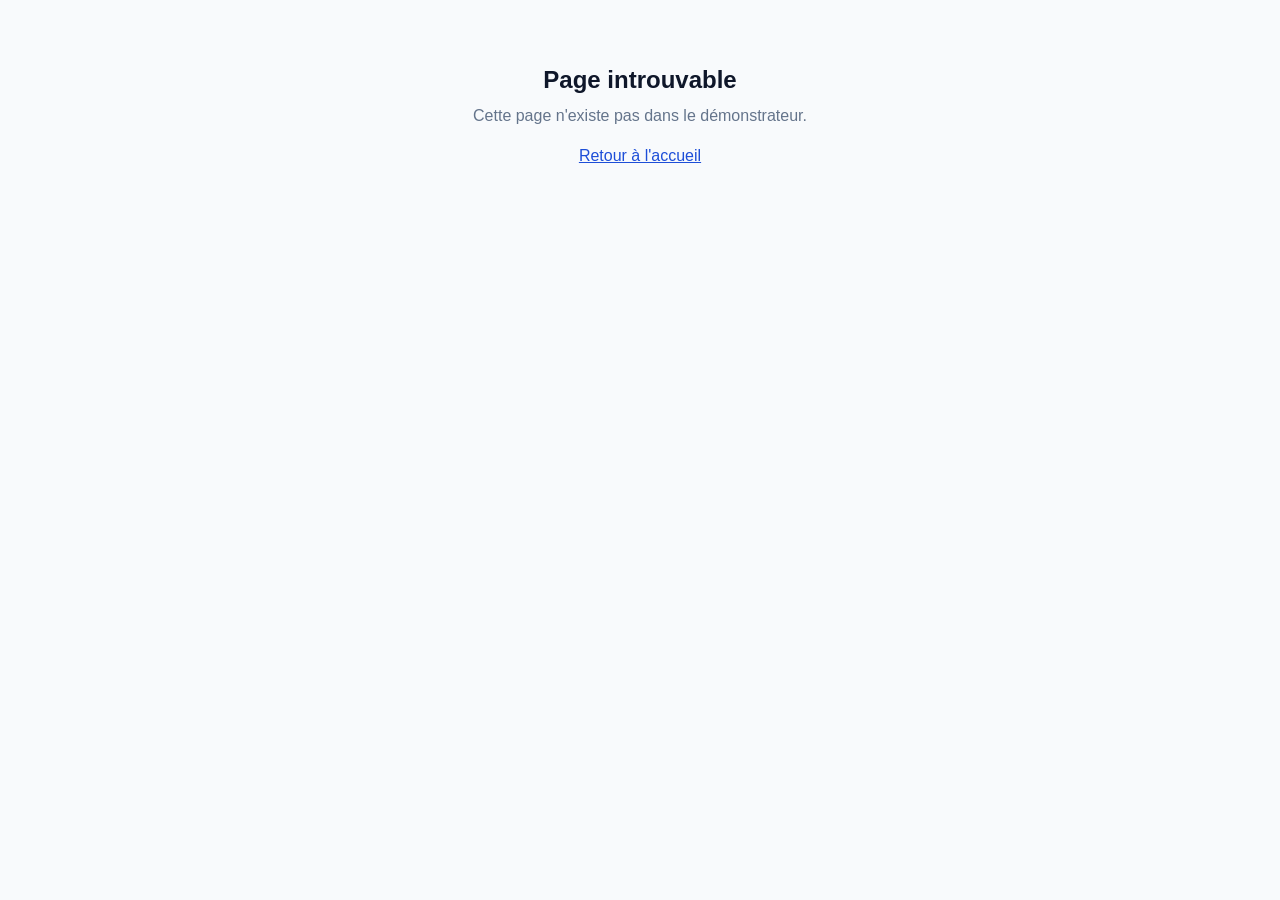
<file: 404/index.html>
<!DOCTYPE html><html lang="fr-CH"><head><meta charSet="utf-8"/><meta name="viewport" content="width=device-width, initial-scale=1"/><link rel="stylesheet" href="/_next/static/chunks/36algj4gby494.css" data-precedence="next"/><link rel="preload" as="script" fetchPriority="low" href="/_next/static/chunks/1cq1qj4xeth47.js"/><script src="/_next/static/chunks/0_6jkbpk-fw45.js" async=""></script><script src="/_next/static/chunks/2whwbpfir5llt.js" async=""></script><script src="/_next/static/chunks/2mz5ivwfuxly3.js" async=""></script><script src="/_next/static/chunks/turbopack-3-ry682tkyiqk.js" async=""></script><script src="/_next/static/chunks/3727-02i72m06.js" async=""></script><script src="/_next/static/chunks/2d64q6y510tt-.js" async=""></script><meta name="robots" content="noindex"/><meta name="theme-color" content="#0B192C"/><title>PROPULSIO — Démonstrateur V0.1</title><meta name="description" content="Démonstrateur de la plateforme de régie immobilière PROPULSIO : cockpit gérant, Pulse Hub, Pulse Home et Pulse Pro, avec des données entièrement fictives."/><link rel="manifest" href="/manifest.webmanifest"/><meta name="robots" content="noindex, nofollow"/><link rel="icon" href="/icon.svg"/><script src="/_next/static/chunks/0cz1d0mv5g_q7.js" noModule=""></script></head><body><div hidden=""><!--$--><!--/$--></div><main class="mx-auto max-w-xl px-4 py-16 text-center"><h1 class="text-2xl font-semibold">Page introuvable</h1><p class="mt-2 text-ink-muted">Cette page n&#x27;existe pas dans le démonstrateur.</p><a class="mt-4 inline-block text-royal underline" href="/">Retour à l&#x27;accueil</a></main><!--$--><!--/$--><script id="_R_">(globalThis["TURBOPACK"] || (globalThis["TURBOPACK"] = [])).push({"otherChunks":["static/chunks/1cq1qj4xeth47.js","static/chunks/0_6jkbpk-fw45.js","static/chunks/2whwbpfir5llt.js","static/chunks/2mz5ivwfuxly3.js"],"runtimeModuleIds":[95637]});</script><script src="/_next/static/chunks/1cq1qj4xeth47.js" async=""></script><script>(self.__next_f=self.__next_f||[]).push([0])</script><script>self.__next_f.push([1,"1:\"$Sreact.fragment\"\n2:\"/_next/static/chunks/3727-02i72m06.js\"\n3:I[42194,[\"$2\"],\"default\"]\n4:I[5817,[\"$2\"],\"default\"]\n5:\"/_next/static/chunks/2d64q6y510tt-.js\"\n6:I[8505,[\"$2\",\"$5\"],\"\"]\na:I[13693,[\"$2\"],\"OutletBoundary\"]\nb:\"$Sreact.suspense\"\nd:\"ViewportBoundary\"\ne:I[13693,[\"$2\"],\"$d\"]\n10:\"MetadataBoundary\"\n11:I[13693,[\"$2\"],\"$10\"]\n13:I[35733,[\"$2\"],\"default\",1]\n:HL[\"/_next/static/chunks/36algj4gby494.css\",\"style\"]\n8:X\n9:[[\"children\",{\"s\":\"__PAGE__\",\"h\":512,\"d\":{\"r\":[\"$\",\"$1\",\"c\",{\"children\":[[\"$\",\"main\",null,{\"className\":\"mx-auto max-w-xl px-4 py-16 text-center\",\"children\":[[\"$\",\"h1\",null,{\"className\":\"text-2xl font-semibold\",\"children\":\"Page introuvable\"}],[\"$\",\"p\",null,{\"className\":\"mt-2 text-ink-muted\",\"children\":\"Cette page n'existe pas dans le démonstrateur.\"}],[\"$\",\"$L6\",null,{\"href\":\"/\",\"className\":\"mt-4 inline-block text-royal underline\",\"children\":\"Retour à l'accueil\"}]]}],[[\"$\",\"script\",\"script-0\",{\"src\":\"/_next/static/chunks/2d64q6y510tt-.js\",\"async\":true,\"nonce\":\"$undefined\"}]],[\"$\",\"$La\",null,{\"children\":[\"$\",\"$b\",null,{\"name\":\"Next.MetadataOutlet\",\"children\":\"$@c\"}]}]]}],\"p\":false,\"v\":null}}]]\n7:[[\"children\",{\"s\":\"/_not-found\",\"h\":512,\"d\":{\"r\":[\"$\",\"$1\",\"c\",{\"children\":[null,[\"$\",\"$L3\",null,{\"parallelRouterKey\":\"children\",\"error\":\"$undefined\",\"errorStyles\":\"$undefined\",\"errorScripts\":\"$undefined\",\"template\":[\"$\",\"$L4\",null,{}],\"templateStyles\":\"$undefined\",\"templateScripts\":\"$undefined\",\"notFound\":\"$undefined\",\"forbidden\":\"$undefined\",\"unauthorized\":\"$undefined\"}]]}],\"p\":false,\"v\":\"$8\"},\"c\":\"$Q9\"}]]\n"])</script><script>self.__next_f.push([1,"0:{\"P\":null,\"c\":[\"\",\"_not-found\",\"\"],\"q\":\"\",\"i\":false,\"t\":{\"t\":{\"s\":\"\",\"h\":528,\"d\":{\"r\":[\"$\",\"$1\",\"c\",{\"children\":[[[\"$\",\"link\",\"0\",{\"rel\":\"stylesheet\",\"href\":\"/_next/static/chunks/36algj4gby494.css\",\"precedence\":\"next\",\"crossOrigin\":\"$undefined\",\"nonce\":\"$undefined\"}],[\"$\",\"script\",\"script-0\",{\"src\":\"/_next/static/chunks/3727-02i72m06.js\",\"async\":true,\"nonce\":\"$undefined\"}]],[\"$\",\"html\",null,{\"lang\":\"fr-CH\",\"children\":[\"$\",\"body\",null,{\"children\":[\"$\",\"$L3\",null,{\"parallelRouterKey\":\"children\",\"error\":\"$undefined\",\"errorStyles\":\"$undefined\",\"errorScripts\":\"$undefined\",\"template\":[\"$\",\"$L4\",null,{}],\"templateStyles\":\"$undefined\",\"templateScripts\":\"$undefined\",\"notFound\":[[\"$\",\"main\",null,{\"className\":\"mx-auto max-w-xl px-4 py-16 text-center\",\"children\":[[\"$\",\"h1\",null,{\"className\":\"text-2xl font-semibold\",\"children\":\"Page introuvable\"}],[\"$\",\"p\",null,{\"className\":\"mt-2 text-ink-muted\",\"children\":\"Cette page n'existe pas dans le démonstrateur.\"}],[\"$\",\"$L6\",null,{\"href\":\"/\",\"className\":\"mt-4 inline-block text-royal underline\",\"children\":\"Retour à l'accueil\"}]]}],[]],\"forbidden\":\"$undefined\",\"unauthorized\":\"$undefined\"}]}]}]]}],\"p\":false,\"v\":null},\"c\":\"$Q7\"},\"h\":{\"r\":[\"$\",\"$1\",\"h\",{\"children\":[[\"$\",\"meta\",null,{\"name\":\"robots\",\"content\":\"noindex\"}],[\"$\",\"$Le\",null,{\"children\":\"$Lf\"}],[\"$\",\"$L11\",null,{\"children\":[[\"$\",\"div\",null,{\"hidden\":true,\"children\":[\"$\",\"$b\",null,{\"name\":\"Next.Metadata\",\"children\":\"$L12\"}]}],null]}],null]}],\"p\":false,\"v\":null}},\"m\":\"$undefined\",\"G\":[\"$13\",[[\"$\",\"link\",\"0\",{\"rel\":\"stylesheet\",\"href\":\"/_next/static/chunks/36algj4gby494.css\",\"precedence\":\"next\",\"crossOrigin\":\"$undefined\",\"nonce\":\"$undefined\"}]]],\"S\":true,\"r\":\"$undefined\",\"s\":\"$undefined\",\"a\":\"$undefined\",\"l\":\"$undefined\",\"p\":\"$undefined\",\"d\":\"$undefined\",\"b\":\"RgnBeeWrZJu_aY5DbuZJT\"}\n"])</script><script>self.__next_f.push([1,"8:C\nf:[[\"$\",\"meta\",\"0\",{\"charSet\":\"utf-8\"}],[\"$\",\"meta\",\"1\",{\"name\":\"viewport\",\"content\":\"width=device-width, initial-scale=1\"}],[\"$\",\"meta\",\"2\",{\"name\":\"theme-color\",\"content\":\"#0B192C\"}]]\n"])</script><script>self.__next_f.push([1,"14:I[14017,[\"$2\"],\"IconMark\"]\nc:null\n12:[[\"$\",\"title\",\"0\",{\"children\":\"PROPULSIO — Démonstrateur V0.1\"}],[\"$\",\"meta\",\"1\",{\"name\":\"description\",\"content\":\"Démonstrateur de la plateforme de régie immobilière PROPULSIO : cockpit gérant, Pulse Hub, Pulse Home et Pulse Pro, avec des données entièrement fictives.\"}],[\"$\",\"link\",\"2\",{\"rel\":\"manifest\",\"href\":\"/manifest.webmanifest\",\"crossOrigin\":\"$undefined\"}],[\"$\",\"meta\",\"3\",{\"name\":\"robots\",\"content\":\"noindex, nofollow\"}],[\"$\",\"link\",\"4\",{\"rel\":\"icon\",\"href\":\"/icon.svg\"}],[\"$\",\"$L14\",\"5\",{}]]\n"])</script></body></html>
</file>
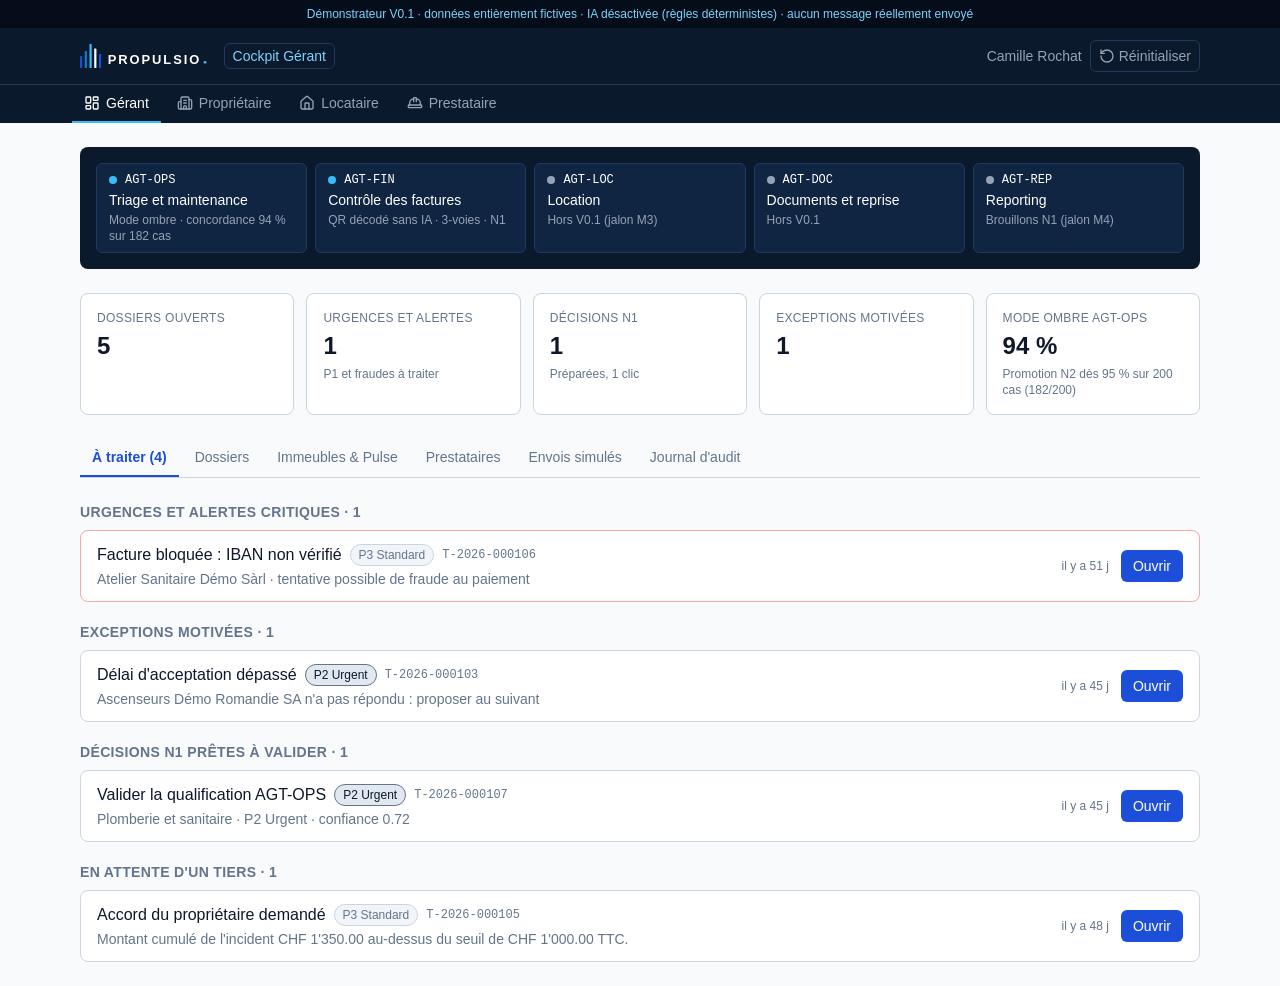
<file: gestion/index.html>
<!DOCTYPE html><html lang="fr-CH"><head><meta charSet="utf-8"/><meta name="viewport" content="width=device-width, initial-scale=1"/><link rel="stylesheet" href="/_next/static/chunks/36algj4gby494.css" data-precedence="next"/><link rel="preload" as="script" fetchPriority="low" href="/_next/static/chunks/1cq1qj4xeth47.js"/><script src="/_next/static/chunks/0_6jkbpk-fw45.js" async=""></script><script src="/_next/static/chunks/2whwbpfir5llt.js" async=""></script><script src="/_next/static/chunks/2mz5ivwfuxly3.js" async=""></script><script src="/_next/static/chunks/turbopack-3-ry682tkyiqk.js" async=""></script><script src="/_next/static/chunks/3727-02i72m06.js" async=""></script><script src="/_next/static/chunks/2d64q6y510tt-.js" async=""></script><script src="/_next/static/chunks/1800zllg3kzps.js" async=""></script><script src="/_next/static/chunks/14l-y603qv6jv.js" async=""></script><meta name="theme-color" content="#0B192C"/><title>Cockpit Gérant · PROPULSIO</title><meta name="description" content="Démonstrateur de la plateforme de régie immobilière PROPULSIO : cockpit gérant, Pulse Hub, Pulse Home et Pulse Pro, avec des données entièrement fictives."/><link rel="manifest" href="/manifest.webmanifest"/><meta name="robots" content="noindex, nofollow"/><link rel="icon" href="/icon.svg"/><script src="/_next/static/chunks/0cz1d0mv5g_q7.js" noModule=""></script></head><body><div hidden=""><!--$--><!--/$--></div><div class="min-h-dvh"><p class="bg-navy-deep px-4 py-1.5 text-center text-xs text-cyan-light">Démonstrateur V0.1 · données entièrement fictives · IA désactivée (règles déterministes) · aucun message réellement envoyé</p><header class="bg-navy text-white"><div class="mx-auto flex max-w-6xl flex-wrap items-center gap-x-4 gap-y-2 px-4 py-3"><a class="flex items-center gap-3" aria-label="Accueil du démonstrateur" href="/"><svg viewBox="0 0 404 76" class="w-auto h-6" role="img" aria-label="PROPULSIO"><rect x="0" y="38" width="7" height="38" rx="1.5" fill="#1D4ED8"></rect><rect x="15" y="22" width="7" height="54" rx="1.5" fill="#0284C7"></rect><rect x="30" y="0" width="7" height="76" rx="1.5" fill="#38BDF8"></rect><rect x="45" y="14" width="7" height="62" rx="1.5" fill="#FFFFFF"></rect><rect x="60" y="32" width="7" height="44" rx="1.5" fill="#1D4ED8"></rect><text x="88" y="62" textLength="296" lengthAdjust="spacingAndGlyphs" font-family="Helvetica Neue, Helvetica, Arial, sans-serif" font-size="40" font-weight="700" letter-spacing="6" fill="#FFFFFF">PROPULSIO</text><circle cx="396" cy="58" r="4.5" fill="#38BDF8"></circle></svg></a><span class="rounded-md border border-line-dark px-2 py-0.5 text-sm font-medium text-cyan-light">Cockpit Gérant</span><div class="ml-auto flex flex-wrap items-center gap-2"><span class="text-sm text-ink-light">Camille Rochat</span><button type="button" class="inline-flex h-8 items-center gap-1 rounded-md border border-line-dark px-2 text-sm text-ink-light hover:text-white"><svg xmlns="http://www.w3.org/2000/svg" width="24" height="24" viewBox="0 0 24 24" fill="none" stroke="currentColor" stroke-width="2" stroke-linecap="round" stroke-linejoin="round" class="lucide lucide-rotate-ccw size-4" aria-hidden="true"><path d="M3 12a9 9 0 1 0 9-9 9.75 9.75 0 0 0-6.74 2.74L3 8"></path><path d="M3 3v5h5"></path></svg> <span class="hidden sm:inline">Réinitialiser</span></button></div></div><nav aria-label="Espaces" class="border-t border-line-dark"><ul class="mx-auto flex max-w-6xl gap-1 overflow-x-auto px-2"><li><a aria-current="page" class="flex items-center gap-1.5 whitespace-nowrap border-b-2 px-3 py-2 text-sm border-pulse text-white" href="/gestion/"><svg xmlns="http://www.w3.org/2000/svg" width="24" height="24" viewBox="0 0 24 24" fill="none" stroke="currentColor" stroke-width="2" stroke-linecap="round" stroke-linejoin="round" class="lucide lucide-layout-dashboard size-4" aria-hidden="true"><rect width="7" height="9" x="3" y="3" rx="1"></rect><rect width="7" height="5" x="14" y="3" rx="1"></rect><rect width="7" height="9" x="14" y="12" rx="1"></rect><rect width="7" height="5" x="3" y="16" rx="1"></rect></svg> <!-- -->Gérant</a></li><li><a class="flex items-center gap-1.5 whitespace-nowrap border-b-2 px-3 py-2 text-sm border-transparent text-ink-light hover:text-white" href="/proprietaires/"><svg xmlns="http://www.w3.org/2000/svg" width="24" height="24" viewBox="0 0 24 24" fill="none" stroke="currentColor" stroke-width="2" stroke-linecap="round" stroke-linejoin="round" class="lucide lucide-building-complex lucide-building-2 size-4" aria-hidden="true"><path d="M10 12h4"></path><path d="M10 8h4"></path><path d="M14 21v-3a2 2 0 0 0-4 0v3"></path><path d="M6 10H4a2 2 0 0 0-2 2v7a2 2 0 0 0 2 2h16a2 2 0 0 0 2-2V9a2 2 0 0 0-2-2h-2"></path><path d="M6 21V5a2 2 0 0 1 2-2h8a2 2 0 0 1 2 2v16"></path></svg> <!-- -->Propriétaire</a></li><li><a class="flex items-center gap-1.5 whitespace-nowrap border-b-2 px-3 py-2 text-sm border-transparent text-ink-light hover:text-white" href="/locataires/"><svg xmlns="http://www.w3.org/2000/svg" width="24" height="24" viewBox="0 0 24 24" fill="none" stroke="currentColor" stroke-width="2" stroke-linecap="round" stroke-linejoin="round" class="lucide lucide-house lucide-home size-4" aria-hidden="true"><path d="M15 21v-8a1 1 0 0 0-1-1h-4a1 1 0 0 0-1 1v8"></path><path d="M3 10a2 2 0 0 1 .709-1.528l7-6a2 2 0 0 1 2.582 0l7 6A2 2 0 0 1 21 10v9a2 2 0 0 1-2 2H5a2 2 0 0 1-2-2z"></path></svg> <!-- -->Locataire</a></li><li><a class="flex items-center gap-1.5 whitespace-nowrap border-b-2 px-3 py-2 text-sm border-transparent text-ink-light hover:text-white" href="/prestataires/"><svg xmlns="http://www.w3.org/2000/svg" width="24" height="24" viewBox="0 0 24 24" fill="none" stroke="currentColor" stroke-width="2" stroke-linecap="round" stroke-linejoin="round" class="lucide lucide-hard-hat size-4" aria-hidden="true"><path d="M10 10V5a1 1 0 0 1 1-1h2a1 1 0 0 1 1 1v5"></path><path d="M14 6a6 6 0 0 1 6 6v3"></path><path d="M4 15v-3a6 6 0 0 1 6-6"></path><rect x="2" y="15" width="20" height="4" rx="1"></rect></svg> <!-- -->Prestataire</a></li></ul></nav></header><main class="mx-auto max-w-6xl px-4 py-6"><p class="text-sm text-ink-muted">Chargement du démonstrateur…</p></main></div><!--$--><!--/$--><script id="_R_">(globalThis["TURBOPACK"] || (globalThis["TURBOPACK"] = [])).push({"otherChunks":["static/chunks/1cq1qj4xeth47.js","static/chunks/0_6jkbpk-fw45.js","static/chunks/2whwbpfir5llt.js","static/chunks/2mz5ivwfuxly3.js"],"runtimeModuleIds":[95637]});</script><script src="/_next/static/chunks/1cq1qj4xeth47.js" async=""></script><script>(self.__next_f=self.__next_f||[]).push([0])</script><script>self.__next_f.push([1,"1:\"$Sreact.fragment\"\n2:\"/_next/static/chunks/3727-02i72m06.js\"\n3:I[42194,[\"$2\"],\"default\"]\n4:I[5817,[\"$2\"],\"default\"]\n5:\"/_next/static/chunks/2d64q6y510tt-.js\"\n6:I[8505,[\"$2\",\"$5\"],\"\"]\na:\"/_next/static/chunks/1800zllg3kzps.js\"\nb:\"/_next/static/chunks/14l-y603qv6jv.js\"\nc:I[28126,[\"$2\",\"$a\",\"$b\"],\"AppFrame\"]\nd:I[51694,[\"$2\",\"$a\",\"$b\"],\"CockpitView\"]\ne:I[13693,[\"$2\"],\"OutletBoundary\"]\nf:\"$Sreact.suspense\"\n11:\"ViewportBoundary\"\n12:I[13693,[\"$2\"],\"$11\"]\n14:\"MetadataBoundary\"\n15:I[13693,[\"$2\"],\"$14\"]\n17:I[35733,[\"$2\"],\"default\",1]\n:HL[\"/_next/static/chunks/36algj4gby494.css\",\"style\"]\n8:X\n9:[[\"children\",{\"s\":\"__PAGE__\",\"h\":512,\"d\":{\"r\":[\"$\",\"$1\",\"c\",{\"children\":[[\"$\",\"$Lc\",null,{\"space\":\"gestion\",\"children\":[\"$\",\"$Ld\",null,{}]}],[[\"$\",\"script\",\"script-0\",{\"src\":\"/_next/static/chunks/1800zllg3kzps.js\",\"async\":true,\"nonce\":\"$undefined\"}],[\"$\",\"script\",\"script-1\",{\"src\":\"/_next/static/chunks/14l-y603qv6jv.js\",\"async\":true,\"nonce\":\"$undefined\"}]],[\"$\",\"$Le\",null,{\"children\":[\"$\",\"$f\",null,{\"name\":\"Next.MetadataOutlet\",\"children\":\"$@10\"}]}]]}],\"p\":false,\"v\":null}}]]\n7:[[\"children\",{\"s\":\"gestion\",\"h\":512,\"d\":{\"r\":[\"$\",\"$1\",\"c\",{\"children\":[null,[\"$\",\"$L3\",null,{\"parallelRouterKey\":\"children\",\"error\":\"$undefined\",\"errorStyles\":\"$undefined\",\"errorScripts\":\"$undefined\",\"template\":[\"$\",\"$L4\",null,{}],\"templateStyles\":\"$undefined\",\"templateScripts\":\"$undefined\",\"notFound\":\"$undefined\",\"forbidden\":\"$undefined\",\"unauthorized\":\"$undefined\"}]]}],\"p\":false,\"v\":\"$8\"},\"c\":\"$Q9\"}]]\n"])</script><script>self.__next_f.push([1,"0:{\"P\":null,\"c\":[\"\",\"gestion\",\"\"],\"q\":\"\",\"i\":false,\"t\":{\"t\":{\"s\":\"\",\"h\":528,\"d\":{\"r\":[\"$\",\"$1\",\"c\",{\"children\":[[[\"$\",\"link\",\"0\",{\"rel\":\"stylesheet\",\"href\":\"/_next/static/chunks/36algj4gby494.css\",\"precedence\":\"next\",\"crossOrigin\":\"$undefined\",\"nonce\":\"$undefined\"}],[\"$\",\"script\",\"script-0\",{\"src\":\"/_next/static/chunks/3727-02i72m06.js\",\"async\":true,\"nonce\":\"$undefined\"}]],[\"$\",\"html\",null,{\"lang\":\"fr-CH\",\"children\":[\"$\",\"body\",null,{\"children\":[\"$\",\"$L3\",null,{\"parallelRouterKey\":\"children\",\"error\":\"$undefined\",\"errorStyles\":\"$undefined\",\"errorScripts\":\"$undefined\",\"template\":[\"$\",\"$L4\",null,{}],\"templateStyles\":\"$undefined\",\"templateScripts\":\"$undefined\",\"notFound\":[[\"$\",\"main\",null,{\"className\":\"mx-auto max-w-xl px-4 py-16 text-center\",\"children\":[[\"$\",\"h1\",null,{\"className\":\"text-2xl font-semibold\",\"children\":\"Page introuvable\"}],[\"$\",\"p\",null,{\"className\":\"mt-2 text-ink-muted\",\"children\":\"Cette page n'existe pas dans le démonstrateur.\"}],[\"$\",\"$L6\",null,{\"href\":\"/\",\"className\":\"mt-4 inline-block text-royal underline\",\"children\":\"Retour à l'accueil\"}]]}],[]],\"forbidden\":\"$undefined\",\"unauthorized\":\"$undefined\"}]}]}]]}],\"p\":false,\"v\":null},\"c\":\"$Q7\"},\"h\":{\"r\":[\"$\",\"$1\",\"h\",{\"children\":[null,[\"$\",\"$L12\",null,{\"children\":\"$L13\"}],[\"$\",\"$L15\",null,{\"children\":[[\"$\",\"div\",null,{\"hidden\":true,\"children\":[\"$\",\"$f\",null,{\"name\":\"Next.Metadata\",\"children\":\"$L16\"}]}],null]}],null]}],\"p\":false,\"v\":null}},\"m\":\"$undefined\",\"G\":[\"$17\",[[\"$\",\"link\",\"0\",{\"rel\":\"stylesheet\",\"href\":\"/_next/static/chunks/36algj4gby494.css\",\"precedence\":\"next\",\"crossOrigin\":\"$undefined\",\"nonce\":\"$undefined\"}]]],\"S\":true,\"r\":\"$undefined\",\"s\":\"$undefined\",\"a\":\"$undefined\",\"l\":\"$undefined\",\"p\":\"$undefined\",\"d\":\"$undefined\",\"b\":\"RgnBeeWrZJu_aY5DbuZJT\"}\n"])</script><script>self.__next_f.push([1,"8:C\n13:[[\"$\",\"meta\",\"0\",{\"charSet\":\"utf-8\"}],[\"$\",\"meta\",\"1\",{\"name\":\"viewport\",\"content\":\"width=device-width, initial-scale=1\"}],[\"$\",\"meta\",\"2\",{\"name\":\"theme-color\",\"content\":\"#0B192C\"}]]\n"])</script><script>self.__next_f.push([1,"18:I[14017,[\"$2\"],\"IconMark\"]\n10:null\n16:[[\"$\",\"title\",\"0\",{\"children\":\"Cockpit Gérant · PROPULSIO\"}],[\"$\",\"meta\",\"1\",{\"name\":\"description\",\"content\":\"Démonstrateur de la plateforme de régie immobilière PROPULSIO : cockpit gérant, Pulse Hub, Pulse Home et Pulse Pro, avec des données entièrement fictives.\"}],[\"$\",\"link\",\"2\",{\"rel\":\"manifest\",\"href\":\"/manifest.webmanifest\",\"crossOrigin\":\"$undefined\"}],[\"$\",\"meta\",\"3\",{\"name\":\"robots\",\"content\":\"noindex, nofollow\"}],[\"$\",\"link\",\"4\",{\"rel\":\"icon\",\"href\":\"/icon.svg\"}],[\"$\",\"$L18\",\"5\",{}]]\n"])</script></body></html>
</file>
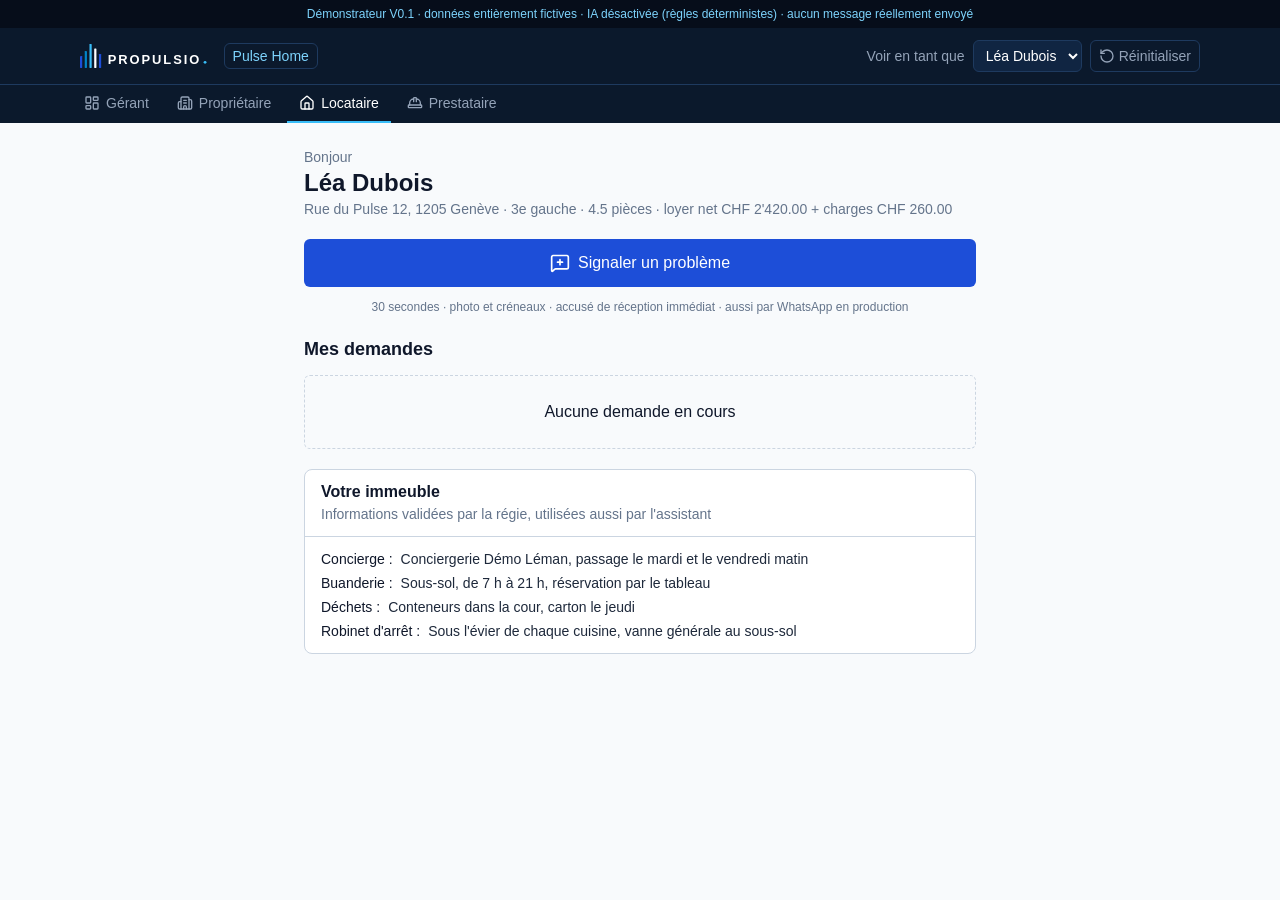
<file: locataires/index.html>
<!DOCTYPE html><html lang="fr-CH"><head><meta charSet="utf-8"/><meta name="viewport" content="width=device-width, initial-scale=1"/><link rel="stylesheet" href="/_next/static/chunks/36algj4gby494.css" data-precedence="next"/><link rel="preload" as="script" fetchPriority="low" href="/_next/static/chunks/1cq1qj4xeth47.js"/><script src="/_next/static/chunks/0_6jkbpk-fw45.js" async=""></script><script src="/_next/static/chunks/2whwbpfir5llt.js" async=""></script><script src="/_next/static/chunks/2mz5ivwfuxly3.js" async=""></script><script src="/_next/static/chunks/turbopack-3-ry682tkyiqk.js" async=""></script><script src="/_next/static/chunks/3727-02i72m06.js" async=""></script><script src="/_next/static/chunks/2d64q6y510tt-.js" async=""></script><script src="/_next/static/chunks/3ujqhozu1s9po.js" async=""></script><script src="/_next/static/chunks/14l-y603qv6jv.js" async=""></script><meta name="theme-color" content="#0B192C"/><title>Pulse Home · PROPULSIO</title><meta name="description" content="Démonstrateur de la plateforme de régie immobilière PROPULSIO : cockpit gérant, Pulse Hub, Pulse Home et Pulse Pro, avec des données entièrement fictives."/><link rel="manifest" href="/manifest.webmanifest"/><meta name="robots" content="noindex, nofollow"/><link rel="icon" href="/icon.svg"/><script src="/_next/static/chunks/0cz1d0mv5g_q7.js" noModule=""></script></head><body><div hidden=""><!--$--><!--/$--></div><div class="min-h-dvh"><p class="bg-navy-deep px-4 py-1.5 text-center text-xs text-cyan-light">Démonstrateur V0.1 · données entièrement fictives · IA désactivée (règles déterministes) · aucun message réellement envoyé</p><header class="bg-navy text-white"><div class="mx-auto flex max-w-6xl flex-wrap items-center gap-x-4 gap-y-2 px-4 py-3"><a class="flex items-center gap-3" aria-label="Accueil du démonstrateur" href="/"><svg viewBox="0 0 404 76" class="w-auto h-6" role="img" aria-label="PROPULSIO"><rect x="0" y="38" width="7" height="38" rx="1.5" fill="#1D4ED8"></rect><rect x="15" y="22" width="7" height="54" rx="1.5" fill="#0284C7"></rect><rect x="30" y="0" width="7" height="76" rx="1.5" fill="#38BDF8"></rect><rect x="45" y="14" width="7" height="62" rx="1.5" fill="#FFFFFF"></rect><rect x="60" y="32" width="7" height="44" rx="1.5" fill="#1D4ED8"></rect><text x="88" y="62" textLength="296" lengthAdjust="spacingAndGlyphs" font-family="Helvetica Neue, Helvetica, Arial, sans-serif" font-size="40" font-weight="700" letter-spacing="6" fill="#FFFFFF">PROPULSIO</text><circle cx="396" cy="58" r="4.5" fill="#38BDF8"></circle></svg></a><span class="rounded-md border border-line-dark px-2 py-0.5 text-sm font-medium text-cyan-light">Pulse Home</span><div class="ml-auto flex flex-wrap items-center gap-2"><label class="flex items-center gap-2 text-sm text-ink-light"><span class="hidden sm:inline">Voir en tant que</span><select class="h-8 rounded-md border border-line-dark bg-navy-card px-2 text-sm text-white"><option value="019a2b00-0000-7000-8000-000000000079" selected="">Léa Dubois</option><option value="019a2b00-0000-7000-8000-00000000007a">Marc Favre</option></select></label><button type="button" class="inline-flex h-8 items-center gap-1 rounded-md border border-line-dark px-2 text-sm text-ink-light hover:text-white"><svg xmlns="http://www.w3.org/2000/svg" width="24" height="24" viewBox="0 0 24 24" fill="none" stroke="currentColor" stroke-width="2" stroke-linecap="round" stroke-linejoin="round" class="lucide lucide-rotate-ccw size-4" aria-hidden="true"><path d="M3 12a9 9 0 1 0 9-9 9.75 9.75 0 0 0-6.74 2.74L3 8"></path><path d="M3 3v5h5"></path></svg> <span class="hidden sm:inline">Réinitialiser</span></button></div></div><nav aria-label="Espaces" class="border-t border-line-dark"><ul class="mx-auto flex max-w-6xl gap-1 overflow-x-auto px-2"><li><a class="flex items-center gap-1.5 whitespace-nowrap border-b-2 px-3 py-2 text-sm border-transparent text-ink-light hover:text-white" href="/gestion/"><svg xmlns="http://www.w3.org/2000/svg" width="24" height="24" viewBox="0 0 24 24" fill="none" stroke="currentColor" stroke-width="2" stroke-linecap="round" stroke-linejoin="round" class="lucide lucide-layout-dashboard size-4" aria-hidden="true"><rect width="7" height="9" x="3" y="3" rx="1"></rect><rect width="7" height="5" x="14" y="3" rx="1"></rect><rect width="7" height="9" x="14" y="12" rx="1"></rect><rect width="7" height="5" x="3" y="16" rx="1"></rect></svg> <!-- -->Gérant</a></li><li><a class="flex items-center gap-1.5 whitespace-nowrap border-b-2 px-3 py-2 text-sm border-transparent text-ink-light hover:text-white" href="/proprietaires/"><svg xmlns="http://www.w3.org/2000/svg" width="24" height="24" viewBox="0 0 24 24" fill="none" stroke="currentColor" stroke-width="2" stroke-linecap="round" stroke-linejoin="round" class="lucide lucide-building-complex lucide-building-2 size-4" aria-hidden="true"><path d="M10 12h4"></path><path d="M10 8h4"></path><path d="M14 21v-3a2 2 0 0 0-4 0v3"></path><path d="M6 10H4a2 2 0 0 0-2 2v7a2 2 0 0 0 2 2h16a2 2 0 0 0 2-2V9a2 2 0 0 0-2-2h-2"></path><path d="M6 21V5a2 2 0 0 1 2-2h8a2 2 0 0 1 2 2v16"></path></svg> <!-- -->Propriétaire</a></li><li><a aria-current="page" class="flex items-center gap-1.5 whitespace-nowrap border-b-2 px-3 py-2 text-sm border-pulse text-white" href="/locataires/"><svg xmlns="http://www.w3.org/2000/svg" width="24" height="24" viewBox="0 0 24 24" fill="none" stroke="currentColor" stroke-width="2" stroke-linecap="round" stroke-linejoin="round" class="lucide lucide-house lucide-home size-4" aria-hidden="true"><path d="M15 21v-8a1 1 0 0 0-1-1h-4a1 1 0 0 0-1 1v8"></path><path d="M3 10a2 2 0 0 1 .709-1.528l7-6a2 2 0 0 1 2.582 0l7 6A2 2 0 0 1 21 10v9a2 2 0 0 1-2 2H5a2 2 0 0 1-2-2z"></path></svg> <!-- -->Locataire</a></li><li><a class="flex items-center gap-1.5 whitespace-nowrap border-b-2 px-3 py-2 text-sm border-transparent text-ink-light hover:text-white" href="/prestataires/"><svg xmlns="http://www.w3.org/2000/svg" width="24" height="24" viewBox="0 0 24 24" fill="none" stroke="currentColor" stroke-width="2" stroke-linecap="round" stroke-linejoin="round" class="lucide lucide-hard-hat size-4" aria-hidden="true"><path d="M10 10V5a1 1 0 0 1 1-1h2a1 1 0 0 1 1 1v5"></path><path d="M14 6a6 6 0 0 1 6 6v3"></path><path d="M4 15v-3a6 6 0 0 1 6-6"></path><rect x="2" y="15" width="20" height="4" rx="1"></rect></svg> <!-- -->Prestataire</a></li></ul></nav></header><main class="mx-auto max-w-6xl px-4 py-6"><p class="text-sm text-ink-muted">Chargement du démonstrateur…</p></main></div><!--$--><!--/$--><script id="_R_">(globalThis["TURBOPACK"] || (globalThis["TURBOPACK"] = [])).push({"otherChunks":["static/chunks/1cq1qj4xeth47.js","static/chunks/0_6jkbpk-fw45.js","static/chunks/2whwbpfir5llt.js","static/chunks/2mz5ivwfuxly3.js"],"runtimeModuleIds":[95637]});</script><script src="/_next/static/chunks/1cq1qj4xeth47.js" async=""></script><script>(self.__next_f=self.__next_f||[]).push([0])</script><script>self.__next_f.push([1,"1:\"$Sreact.fragment\"\n2:\"/_next/static/chunks/3727-02i72m06.js\"\n3:I[42194,[\"$2\"],\"default\"]\n4:I[5817,[\"$2\"],\"default\"]\n5:\"/_next/static/chunks/2d64q6y510tt-.js\"\n6:I[8505,[\"$2\",\"$5\"],\"\"]\na:\"/_next/static/chunks/3ujqhozu1s9po.js\"\nb:\"/_next/static/chunks/14l-y603qv6jv.js\"\nc:I[28126,[\"$2\",\"$a\",\"$b\"],\"AppFrame\"]\nd:I[34577,[\"$2\",\"$a\",\"$b\"],\"TenantHomeView\"]\ne:I[13693,[\"$2\"],\"OutletBoundary\"]\nf:\"$Sreact.suspense\"\n11:\"ViewportBoundary\"\n12:I[13693,[\"$2\"],\"$11\"]\n14:\"MetadataBoundary\"\n15:I[13693,[\"$2\"],\"$14\"]\n17:I[35733,[\"$2\"],\"default\",1]\n:HL[\"/_next/static/chunks/36algj4gby494.css\",\"style\"]\n8:X\n9:[[\"children\",{\"s\":\"__PAGE__\",\"h\":512,\"d\":{\"r\":[\"$\",\"$1\",\"c\",{\"children\":[[\"$\",\"$Lc\",null,{\"space\":\"locataires\",\"children\":[\"$\",\"$Ld\",null,{}]}],[[\"$\",\"script\",\"script-0\",{\"src\":\"/_next/static/chunks/3ujqhozu1s9po.js\",\"async\":true,\"nonce\":\"$undefined\"}],[\"$\",\"script\",\"script-1\",{\"src\":\"/_next/static/chunks/14l-y603qv6jv.js\",\"async\":true,\"nonce\":\"$undefined\"}]],[\"$\",\"$Le\",null,{\"children\":[\"$\",\"$f\",null,{\"name\":\"Next.MetadataOutlet\",\"children\":\"$@10\"}]}]]}],\"p\":false,\"v\":null}}]]\n7:[[\"children\",{\"s\":\"locataires\",\"h\":512,\"d\":{\"r\":[\"$\",\"$1\",\"c\",{\"children\":[null,[\"$\",\"$L3\",null,{\"parallelRouterKey\":\"children\",\"error\":\"$undefined\",\"errorStyles\":\"$undefined\",\"errorScripts\":\"$undefined\",\"template\":[\"$\",\"$L4\",null,{}],\"templateStyles\":\"$undefined\",\"templateScripts\":\"$undefined\",\"notFound\":\"$undefined\",\"forbidden\":\"$undefined\",\"unauthorized\":\"$undefined\"}]]}],\"p\":false,\"v\":\"$8\"},\"c\":\"$Q9\"}]]\n"])</script><script>self.__next_f.push([1,"0:{\"P\":null,\"c\":[\"\",\"locataires\",\"\"],\"q\":\"\",\"i\":false,\"t\":{\"t\":{\"s\":\"\",\"h\":528,\"d\":{\"r\":[\"$\",\"$1\",\"c\",{\"children\":[[[\"$\",\"link\",\"0\",{\"rel\":\"stylesheet\",\"href\":\"/_next/static/chunks/36algj4gby494.css\",\"precedence\":\"next\",\"crossOrigin\":\"$undefined\",\"nonce\":\"$undefined\"}],[\"$\",\"script\",\"script-0\",{\"src\":\"/_next/static/chunks/3727-02i72m06.js\",\"async\":true,\"nonce\":\"$undefined\"}]],[\"$\",\"html\",null,{\"lang\":\"fr-CH\",\"children\":[\"$\",\"body\",null,{\"children\":[\"$\",\"$L3\",null,{\"parallelRouterKey\":\"children\",\"error\":\"$undefined\",\"errorStyles\":\"$undefined\",\"errorScripts\":\"$undefined\",\"template\":[\"$\",\"$L4\",null,{}],\"templateStyles\":\"$undefined\",\"templateScripts\":\"$undefined\",\"notFound\":[[\"$\",\"main\",null,{\"className\":\"mx-auto max-w-xl px-4 py-16 text-center\",\"children\":[[\"$\",\"h1\",null,{\"className\":\"text-2xl font-semibold\",\"children\":\"Page introuvable\"}],[\"$\",\"p\",null,{\"className\":\"mt-2 text-ink-muted\",\"children\":\"Cette page n'existe pas dans le démonstrateur.\"}],[\"$\",\"$L6\",null,{\"href\":\"/\",\"className\":\"mt-4 inline-block text-royal underline\",\"children\":\"Retour à l'accueil\"}]]}],[]],\"forbidden\":\"$undefined\",\"unauthorized\":\"$undefined\"}]}]}]]}],\"p\":false,\"v\":null},\"c\":\"$Q7\"},\"h\":{\"r\":[\"$\",\"$1\",\"h\",{\"children\":[null,[\"$\",\"$L12\",null,{\"children\":\"$L13\"}],[\"$\",\"$L15\",null,{\"children\":[[\"$\",\"div\",null,{\"hidden\":true,\"children\":[\"$\",\"$f\",null,{\"name\":\"Next.Metadata\",\"children\":\"$L16\"}]}],null]}],null]}],\"p\":false,\"v\":null}},\"m\":\"$undefined\",\"G\":[\"$17\",[[\"$\",\"link\",\"0\",{\"rel\":\"stylesheet\",\"href\":\"/_next/static/chunks/36algj4gby494.css\",\"precedence\":\"next\",\"crossOrigin\":\"$undefined\",\"nonce\":\"$undefined\"}]]],\"S\":true,\"r\":\"$undefined\",\"s\":\"$undefined\",\"a\":\"$undefined\",\"l\":\"$undefined\",\"p\":\"$undefined\",\"d\":\"$undefined\",\"b\":\"RgnBeeWrZJu_aY5DbuZJT\"}\n"])</script><script>self.__next_f.push([1,"8:C\n13:[[\"$\",\"meta\",\"0\",{\"charSet\":\"utf-8\"}],[\"$\",\"meta\",\"1\",{\"name\":\"viewport\",\"content\":\"width=device-width, initial-scale=1\"}],[\"$\",\"meta\",\"2\",{\"name\":\"theme-color\",\"content\":\"#0B192C\"}]]\n"])</script><script>self.__next_f.push([1,"18:I[14017,[\"$2\"],\"IconMark\"]\n10:null\n16:[[\"$\",\"title\",\"0\",{\"children\":\"Pulse Home · PROPULSIO\"}],[\"$\",\"meta\",\"1\",{\"name\":\"description\",\"content\":\"Démonstrateur de la plateforme de régie immobilière PROPULSIO : cockpit gérant, Pulse Hub, Pulse Home et Pulse Pro, avec des données entièrement fictives.\"}],[\"$\",\"link\",\"2\",{\"rel\":\"manifest\",\"href\":\"/manifest.webmanifest\",\"crossOrigin\":\"$undefined\"}],[\"$\",\"meta\",\"3\",{\"name\":\"robots\",\"content\":\"noindex, nofollow\"}],[\"$\",\"link\",\"4\",{\"rel\":\"icon\",\"href\":\"/icon.svg\"}],[\"$\",\"$L18\",\"5\",{}]]\n"])</script></body></html>
</file>
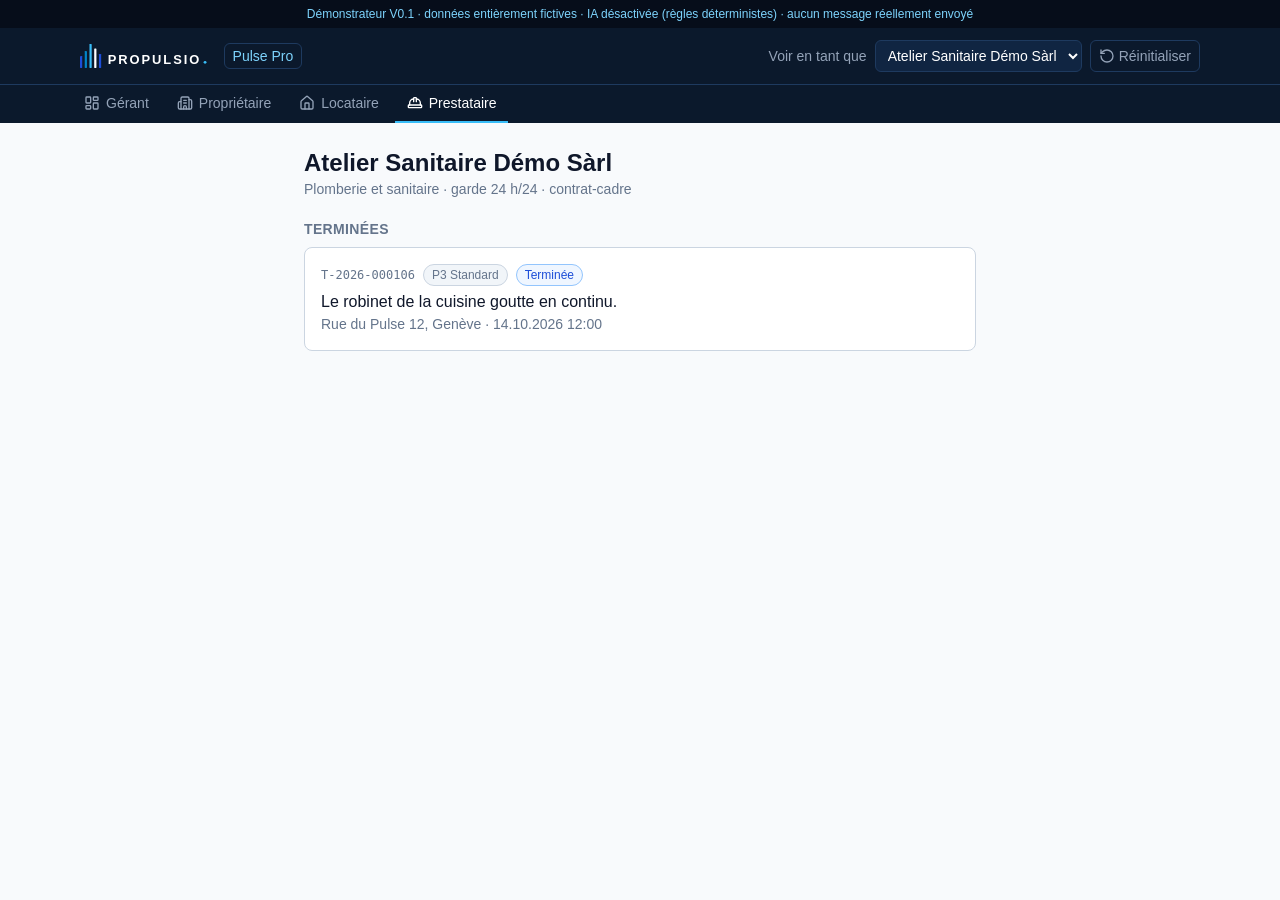
<file: prestataires/index.html>
<!DOCTYPE html><html lang="fr-CH"><head><meta charSet="utf-8"/><meta name="viewport" content="width=device-width, initial-scale=1"/><link rel="stylesheet" href="/_next/static/chunks/36algj4gby494.css" data-precedence="next"/><link rel="preload" as="script" fetchPriority="low" href="/_next/static/chunks/1cq1qj4xeth47.js"/><script src="/_next/static/chunks/0_6jkbpk-fw45.js" async=""></script><script src="/_next/static/chunks/2whwbpfir5llt.js" async=""></script><script src="/_next/static/chunks/2mz5ivwfuxly3.js" async=""></script><script src="/_next/static/chunks/turbopack-3-ry682tkyiqk.js" async=""></script><script src="/_next/static/chunks/3727-02i72m06.js" async=""></script><script src="/_next/static/chunks/2d64q6y510tt-.js" async=""></script><script src="/_next/static/chunks/0lctt06q3i-x6.js" async=""></script><script src="/_next/static/chunks/14l-y603qv6jv.js" async=""></script><meta name="theme-color" content="#0B192C"/><title>Pulse Pro · PROPULSIO</title><meta name="description" content="Démonstrateur de la plateforme de régie immobilière PROPULSIO : cockpit gérant, Pulse Hub, Pulse Home et Pulse Pro, avec des données entièrement fictives."/><link rel="manifest" href="/manifest.webmanifest"/><meta name="robots" content="noindex, nofollow"/><link rel="icon" href="/icon.svg"/><script src="/_next/static/chunks/0cz1d0mv5g_q7.js" noModule=""></script></head><body><div hidden=""><!--$--><!--/$--></div><div class="min-h-dvh"><p class="bg-navy-deep px-4 py-1.5 text-center text-xs text-cyan-light">Démonstrateur V0.1 · données entièrement fictives · IA désactivée (règles déterministes) · aucun message réellement envoyé</p><header class="bg-navy text-white"><div class="mx-auto flex max-w-6xl flex-wrap items-center gap-x-4 gap-y-2 px-4 py-3"><a class="flex items-center gap-3" aria-label="Accueil du démonstrateur" href="/"><svg viewBox="0 0 404 76" class="w-auto h-6" role="img" aria-label="PROPULSIO"><rect x="0" y="38" width="7" height="38" rx="1.5" fill="#1D4ED8"></rect><rect x="15" y="22" width="7" height="54" rx="1.5" fill="#0284C7"></rect><rect x="30" y="0" width="7" height="76" rx="1.5" fill="#38BDF8"></rect><rect x="45" y="14" width="7" height="62" rx="1.5" fill="#FFFFFF"></rect><rect x="60" y="32" width="7" height="44" rx="1.5" fill="#1D4ED8"></rect><text x="88" y="62" textLength="296" lengthAdjust="spacingAndGlyphs" font-family="Helvetica Neue, Helvetica, Arial, sans-serif" font-size="40" font-weight="700" letter-spacing="6" fill="#FFFFFF">PROPULSIO</text><circle cx="396" cy="58" r="4.5" fill="#38BDF8"></circle></svg></a><span class="rounded-md border border-line-dark px-2 py-0.5 text-sm font-medium text-cyan-light">Pulse Pro</span><div class="ml-auto flex flex-wrap items-center gap-2"><label class="flex items-center gap-2 text-sm text-ink-light"><span class="hidden sm:inline">Voir en tant que</span><select class="h-8 rounded-md border border-line-dark bg-navy-card px-2 text-sm text-white"><option value="019a2b00-0000-7000-8000-00000000008d" selected="">Atelier Sanitaire Démo Sàrl</option><option value="019a2b00-0000-7000-8000-000000000090">Stores et Volets Démo Sàrl</option></select></label><button type="button" class="inline-flex h-8 items-center gap-1 rounded-md border border-line-dark px-2 text-sm text-ink-light hover:text-white"><svg xmlns="http://www.w3.org/2000/svg" width="24" height="24" viewBox="0 0 24 24" fill="none" stroke="currentColor" stroke-width="2" stroke-linecap="round" stroke-linejoin="round" class="lucide lucide-rotate-ccw size-4" aria-hidden="true"><path d="M3 12a9 9 0 1 0 9-9 9.75 9.75 0 0 0-6.74 2.74L3 8"></path><path d="M3 3v5h5"></path></svg> <span class="hidden sm:inline">Réinitialiser</span></button></div></div><nav aria-label="Espaces" class="border-t border-line-dark"><ul class="mx-auto flex max-w-6xl gap-1 overflow-x-auto px-2"><li><a class="flex items-center gap-1.5 whitespace-nowrap border-b-2 px-3 py-2 text-sm border-transparent text-ink-light hover:text-white" href="/gestion/"><svg xmlns="http://www.w3.org/2000/svg" width="24" height="24" viewBox="0 0 24 24" fill="none" stroke="currentColor" stroke-width="2" stroke-linecap="round" stroke-linejoin="round" class="lucide lucide-layout-dashboard size-4" aria-hidden="true"><rect width="7" height="9" x="3" y="3" rx="1"></rect><rect width="7" height="5" x="14" y="3" rx="1"></rect><rect width="7" height="9" x="14" y="12" rx="1"></rect><rect width="7" height="5" x="3" y="16" rx="1"></rect></svg> <!-- -->Gérant</a></li><li><a class="flex items-center gap-1.5 whitespace-nowrap border-b-2 px-3 py-2 text-sm border-transparent text-ink-light hover:text-white" href="/proprietaires/"><svg xmlns="http://www.w3.org/2000/svg" width="24" height="24" viewBox="0 0 24 24" fill="none" stroke="currentColor" stroke-width="2" stroke-linecap="round" stroke-linejoin="round" class="lucide lucide-building-complex lucide-building-2 size-4" aria-hidden="true"><path d="M10 12h4"></path><path d="M10 8h4"></path><path d="M14 21v-3a2 2 0 0 0-4 0v3"></path><path d="M6 10H4a2 2 0 0 0-2 2v7a2 2 0 0 0 2 2h16a2 2 0 0 0 2-2V9a2 2 0 0 0-2-2h-2"></path><path d="M6 21V5a2 2 0 0 1 2-2h8a2 2 0 0 1 2 2v16"></path></svg> <!-- -->Propriétaire</a></li><li><a class="flex items-center gap-1.5 whitespace-nowrap border-b-2 px-3 py-2 text-sm border-transparent text-ink-light hover:text-white" href="/locataires/"><svg xmlns="http://www.w3.org/2000/svg" width="24" height="24" viewBox="0 0 24 24" fill="none" stroke="currentColor" stroke-width="2" stroke-linecap="round" stroke-linejoin="round" class="lucide lucide-house lucide-home size-4" aria-hidden="true"><path d="M15 21v-8a1 1 0 0 0-1-1h-4a1 1 0 0 0-1 1v8"></path><path d="M3 10a2 2 0 0 1 .709-1.528l7-6a2 2 0 0 1 2.582 0l7 6A2 2 0 0 1 21 10v9a2 2 0 0 1-2 2H5a2 2 0 0 1-2-2z"></path></svg> <!-- -->Locataire</a></li><li><a aria-current="page" class="flex items-center gap-1.5 whitespace-nowrap border-b-2 px-3 py-2 text-sm border-pulse text-white" href="/prestataires/"><svg xmlns="http://www.w3.org/2000/svg" width="24" height="24" viewBox="0 0 24 24" fill="none" stroke="currentColor" stroke-width="2" stroke-linecap="round" stroke-linejoin="round" class="lucide lucide-hard-hat size-4" aria-hidden="true"><path d="M10 10V5a1 1 0 0 1 1-1h2a1 1 0 0 1 1 1v5"></path><path d="M14 6a6 6 0 0 1 6 6v3"></path><path d="M4 15v-3a6 6 0 0 1 6-6"></path><rect x="2" y="15" width="20" height="4" rx="1"></rect></svg> <!-- -->Prestataire</a></li></ul></nav></header><main class="mx-auto max-w-6xl px-4 py-6"><p class="text-sm text-ink-muted">Chargement du démonstrateur…</p></main></div><!--$--><!--/$--><script id="_R_">(globalThis["TURBOPACK"] || (globalThis["TURBOPACK"] = [])).push({"otherChunks":["static/chunks/1cq1qj4xeth47.js","static/chunks/0_6jkbpk-fw45.js","static/chunks/2whwbpfir5llt.js","static/chunks/2mz5ivwfuxly3.js"],"runtimeModuleIds":[95637]});</script><script src="/_next/static/chunks/1cq1qj4xeth47.js" async=""></script><script>(self.__next_f=self.__next_f||[]).push([0])</script><script>self.__next_f.push([1,"1:\"$Sreact.fragment\"\n2:\"/_next/static/chunks/3727-02i72m06.js\"\n3:I[42194,[\"$2\"],\"default\"]\n4:I[5817,[\"$2\"],\"default\"]\n5:\"/_next/static/chunks/2d64q6y510tt-.js\"\n6:I[8505,[\"$2\",\"$5\"],\"\"]\na:\"/_next/static/chunks/0lctt06q3i-x6.js\"\nb:\"/_next/static/chunks/14l-y603qv6jv.js\"\nc:I[28126,[\"$2\",\"$a\",\"$b\"],\"AppFrame\"]\nd:I[28706,[\"$2\",\"$a\",\"$b\"],\"VendorHomeView\"]\ne:I[13693,[\"$2\"],\"OutletBoundary\"]\nf:\"$Sreact.suspense\"\n11:\"ViewportBoundary\"\n12:I[13693,[\"$2\"],\"$11\"]\n14:\"MetadataBoundary\"\n15:I[13693,[\"$2\"],\"$14\"]\n17:I[35733,[\"$2\"],\"default\",1]\n:HL[\"/_next/static/chunks/36algj4gby494.css\",\"style\"]\n8:X\n9:[[\"children\",{\"s\":\"__PAGE__\",\"h\":512,\"d\":{\"r\":[\"$\",\"$1\",\"c\",{\"children\":[[\"$\",\"$Lc\",null,{\"space\":\"prestataires\",\"children\":[\"$\",\"$Ld\",null,{}]}],[[\"$\",\"script\",\"script-0\",{\"src\":\"/_next/static/chunks/0lctt06q3i-x6.js\",\"async\":true,\"nonce\":\"$undefined\"}],[\"$\",\"script\",\"script-1\",{\"src\":\"/_next/static/chunks/14l-y603qv6jv.js\",\"async\":true,\"nonce\":\"$undefined\"}]],[\"$\",\"$Le\",null,{\"children\":[\"$\",\"$f\",null,{\"name\":\"Next.MetadataOutlet\",\"children\":\"$@10\"}]}]]}],\"p\":false,\"v\":null}}]]\n7:[[\"children\",{\"s\":\"prestataires\",\"h\":512,\"d\":{\"r\":[\"$\",\"$1\",\"c\",{\"children\":[null,[\"$\",\"$L3\",null,{\"parallelRouterKey\":\"children\",\"error\":\"$undefined\",\"errorStyles\":\"$undefined\",\"errorScripts\":\"$undefined\",\"template\":[\"$\",\"$L4\",null,{}],\"templateStyles\":\"$undefined\",\"templateScripts\":\"$undefined\",\"notFound\":\"$undefined\",\"forbidden\":\"$undefined\",\"unauthorized\":\"$undefined\"}]]}],\"p\":false,\"v\":\"$8\"},\"c\":\"$Q9\"}]]\n"])</script><script>self.__next_f.push([1,"0:{\"P\":null,\"c\":[\"\",\"prestataires\",\"\"],\"q\":\"\",\"i\":false,\"t\":{\"t\":{\"s\":\"\",\"h\":528,\"d\":{\"r\":[\"$\",\"$1\",\"c\",{\"children\":[[[\"$\",\"link\",\"0\",{\"rel\":\"stylesheet\",\"href\":\"/_next/static/chunks/36algj4gby494.css\",\"precedence\":\"next\",\"crossOrigin\":\"$undefined\",\"nonce\":\"$undefined\"}],[\"$\",\"script\",\"script-0\",{\"src\":\"/_next/static/chunks/3727-02i72m06.js\",\"async\":true,\"nonce\":\"$undefined\"}]],[\"$\",\"html\",null,{\"lang\":\"fr-CH\",\"children\":[\"$\",\"body\",null,{\"children\":[\"$\",\"$L3\",null,{\"parallelRouterKey\":\"children\",\"error\":\"$undefined\",\"errorStyles\":\"$undefined\",\"errorScripts\":\"$undefined\",\"template\":[\"$\",\"$L4\",null,{}],\"templateStyles\":\"$undefined\",\"templateScripts\":\"$undefined\",\"notFound\":[[\"$\",\"main\",null,{\"className\":\"mx-auto max-w-xl px-4 py-16 text-center\",\"children\":[[\"$\",\"h1\",null,{\"className\":\"text-2xl font-semibold\",\"children\":\"Page introuvable\"}],[\"$\",\"p\",null,{\"className\":\"mt-2 text-ink-muted\",\"children\":\"Cette page n'existe pas dans le démonstrateur.\"}],[\"$\",\"$L6\",null,{\"href\":\"/\",\"className\":\"mt-4 inline-block text-royal underline\",\"children\":\"Retour à l'accueil\"}]]}],[]],\"forbidden\":\"$undefined\",\"unauthorized\":\"$undefined\"}]}]}]]}],\"p\":false,\"v\":null},\"c\":\"$Q7\"},\"h\":{\"r\":[\"$\",\"$1\",\"h\",{\"children\":[null,[\"$\",\"$L12\",null,{\"children\":\"$L13\"}],[\"$\",\"$L15\",null,{\"children\":[[\"$\",\"div\",null,{\"hidden\":true,\"children\":[\"$\",\"$f\",null,{\"name\":\"Next.Metadata\",\"children\":\"$L16\"}]}],null]}],null]}],\"p\":false,\"v\":null}},\"m\":\"$undefined\",\"G\":[\"$17\",[[\"$\",\"link\",\"0\",{\"rel\":\"stylesheet\",\"href\":\"/_next/static/chunks/36algj4gby494.css\",\"precedence\":\"next\",\"crossOrigin\":\"$undefined\",\"nonce\":\"$undefined\"}]]],\"S\":true,\"r\":\"$undefined\",\"s\":\"$undefined\",\"a\":\"$undefined\",\"l\":\"$undefined\",\"p\":\"$undefined\",\"d\":\"$undefined\",\"b\":\"RgnBeeWrZJu_aY5DbuZJT\"}\n"])</script><script>self.__next_f.push([1,"8:C\n13:[[\"$\",\"meta\",\"0\",{\"charSet\":\"utf-8\"}],[\"$\",\"meta\",\"1\",{\"name\":\"viewport\",\"content\":\"width=device-width, initial-scale=1\"}],[\"$\",\"meta\",\"2\",{\"name\":\"theme-color\",\"content\":\"#0B192C\"}]]\n"])</script><script>self.__next_f.push([1,"18:I[14017,[\"$2\"],\"IconMark\"]\n10:null\n16:[[\"$\",\"title\",\"0\",{\"children\":\"Pulse Pro · PROPULSIO\"}],[\"$\",\"meta\",\"1\",{\"name\":\"description\",\"content\":\"Démonstrateur de la plateforme de régie immobilière PROPULSIO : cockpit gérant, Pulse Hub, Pulse Home et Pulse Pro, avec des données entièrement fictives.\"}],[\"$\",\"link\",\"2\",{\"rel\":\"manifest\",\"href\":\"/manifest.webmanifest\",\"crossOrigin\":\"$undefined\"}],[\"$\",\"meta\",\"3\",{\"name\":\"robots\",\"content\":\"noindex, nofollow\"}],[\"$\",\"link\",\"4\",{\"rel\":\"icon\",\"href\":\"/icon.svg\"}],[\"$\",\"$L18\",\"5\",{}]]\n"])</script></body></html>
</file>
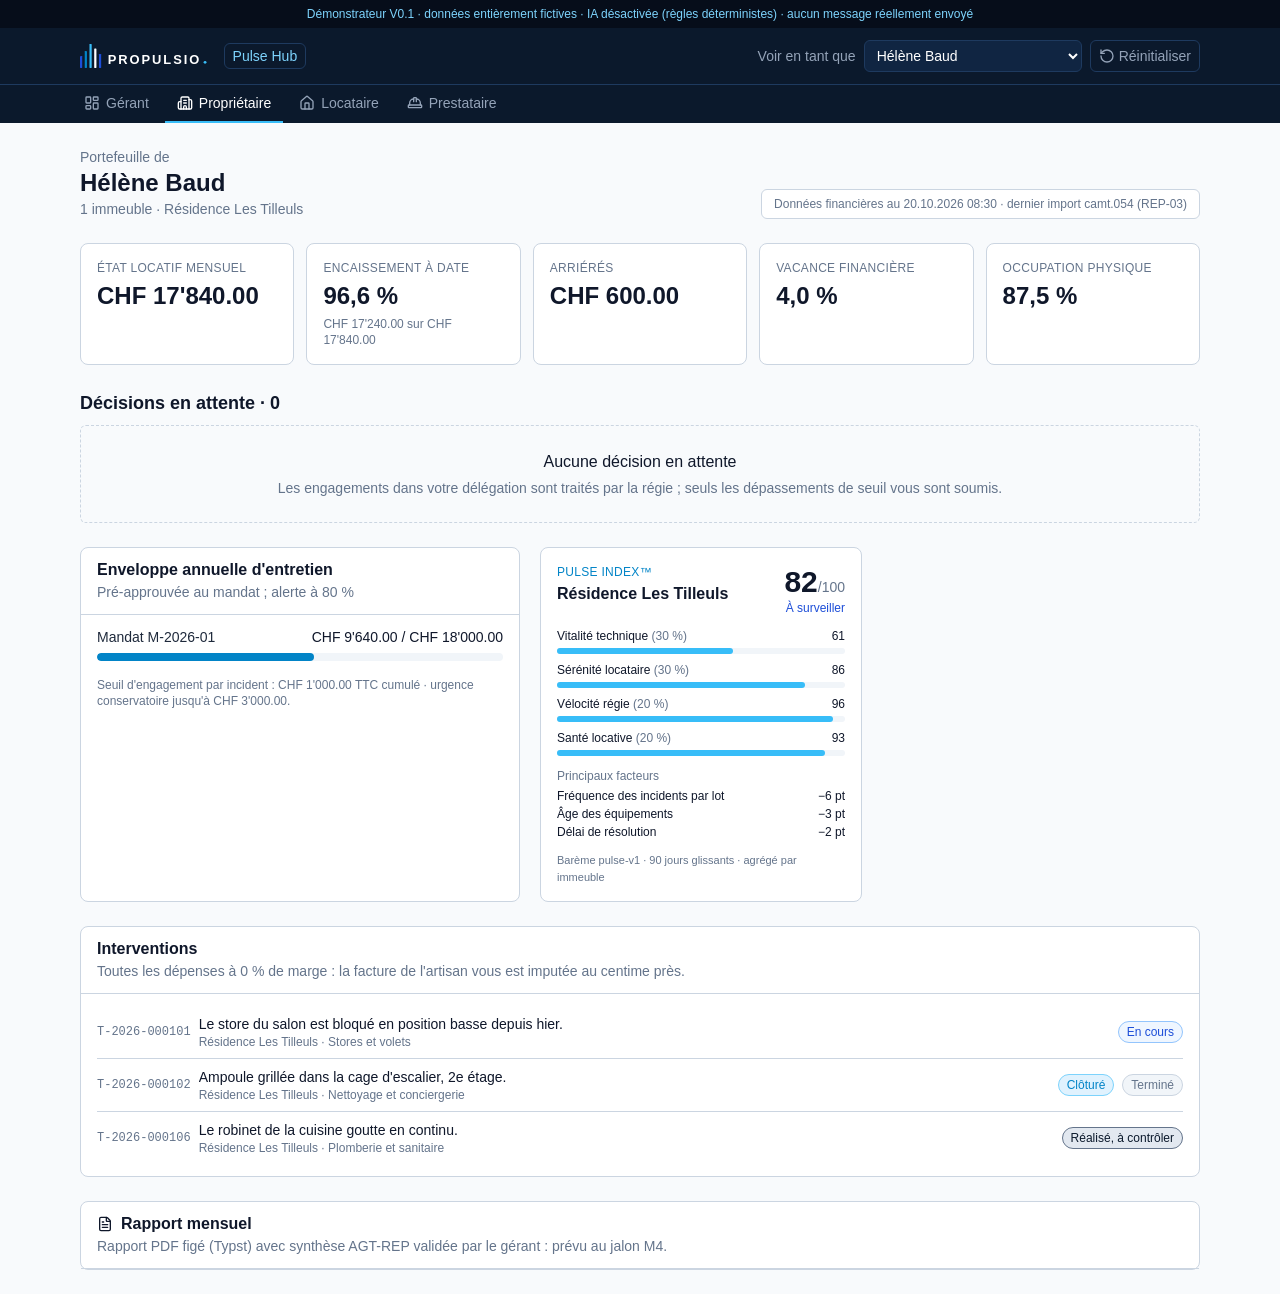
<file: proprietaires/index.html>
<!DOCTYPE html><html lang="fr-CH"><head><meta charSet="utf-8"/><meta name="viewport" content="width=device-width, initial-scale=1"/><link rel="stylesheet" href="/_next/static/chunks/36algj4gby494.css" data-precedence="next"/><link rel="preload" as="script" fetchPriority="low" href="/_next/static/chunks/1cq1qj4xeth47.js"/><script src="/_next/static/chunks/0_6jkbpk-fw45.js" async=""></script><script src="/_next/static/chunks/2whwbpfir5llt.js" async=""></script><script src="/_next/static/chunks/2mz5ivwfuxly3.js" async=""></script><script src="/_next/static/chunks/turbopack-3-ry682tkyiqk.js" async=""></script><script src="/_next/static/chunks/3727-02i72m06.js" async=""></script><script src="/_next/static/chunks/2d64q6y510tt-.js" async=""></script><script src="/_next/static/chunks/2dd3wl_-gzw7g.js" async=""></script><script src="/_next/static/chunks/14l-y603qv6jv.js" async=""></script><meta name="theme-color" content="#0B192C"/><title>Pulse Hub · PROPULSIO</title><meta name="description" content="Démonstrateur de la plateforme de régie immobilière PROPULSIO : cockpit gérant, Pulse Hub, Pulse Home et Pulse Pro, avec des données entièrement fictives."/><link rel="manifest" href="/manifest.webmanifest"/><meta name="robots" content="noindex, nofollow"/><link rel="icon" href="/icon.svg"/><script src="/_next/static/chunks/0cz1d0mv5g_q7.js" noModule=""></script></head><body><div hidden=""><!--$--><!--/$--></div><div class="min-h-dvh"><p class="bg-navy-deep px-4 py-1.5 text-center text-xs text-cyan-light">Démonstrateur V0.1 · données entièrement fictives · IA désactivée (règles déterministes) · aucun message réellement envoyé</p><header class="bg-navy text-white"><div class="mx-auto flex max-w-6xl flex-wrap items-center gap-x-4 gap-y-2 px-4 py-3"><a class="flex items-center gap-3" aria-label="Accueil du démonstrateur" href="/"><svg viewBox="0 0 404 76" class="w-auto h-6" role="img" aria-label="PROPULSIO"><rect x="0" y="38" width="7" height="38" rx="1.5" fill="#1D4ED8"></rect><rect x="15" y="22" width="7" height="54" rx="1.5" fill="#0284C7"></rect><rect x="30" y="0" width="7" height="76" rx="1.5" fill="#38BDF8"></rect><rect x="45" y="14" width="7" height="62" rx="1.5" fill="#FFFFFF"></rect><rect x="60" y="32" width="7" height="44" rx="1.5" fill="#1D4ED8"></rect><text x="88" y="62" textLength="296" lengthAdjust="spacingAndGlyphs" font-family="Helvetica Neue, Helvetica, Arial, sans-serif" font-size="40" font-weight="700" letter-spacing="6" fill="#FFFFFF">PROPULSIO</text><circle cx="396" cy="58" r="4.5" fill="#38BDF8"></circle></svg></a><span class="rounded-md border border-line-dark px-2 py-0.5 text-sm font-medium text-cyan-light">Pulse Hub</span><div class="ml-auto flex flex-wrap items-center gap-2"><label class="flex items-center gap-2 text-sm text-ink-light"><span class="hidden sm:inline">Voir en tant que</span><select class="h-8 rounded-md border border-line-dark bg-navy-card px-2 text-sm text-white"><option value="019a2b00-0000-7000-8000-00000000006f" selected="">Hélène Baud</option><option value="019a2b00-0000-7000-8000-000000000070">Caisse de prévoyance Démo</option></select></label><button type="button" class="inline-flex h-8 items-center gap-1 rounded-md border border-line-dark px-2 text-sm text-ink-light hover:text-white"><svg xmlns="http://www.w3.org/2000/svg" width="24" height="24" viewBox="0 0 24 24" fill="none" stroke="currentColor" stroke-width="2" stroke-linecap="round" stroke-linejoin="round" class="lucide lucide-rotate-ccw size-4" aria-hidden="true"><path d="M3 12a9 9 0 1 0 9-9 9.75 9.75 0 0 0-6.74 2.74L3 8"></path><path d="M3 3v5h5"></path></svg> <span class="hidden sm:inline">Réinitialiser</span></button></div></div><nav aria-label="Espaces" class="border-t border-line-dark"><ul class="mx-auto flex max-w-6xl gap-1 overflow-x-auto px-2"><li><a class="flex items-center gap-1.5 whitespace-nowrap border-b-2 px-3 py-2 text-sm border-transparent text-ink-light hover:text-white" href="/gestion/"><svg xmlns="http://www.w3.org/2000/svg" width="24" height="24" viewBox="0 0 24 24" fill="none" stroke="currentColor" stroke-width="2" stroke-linecap="round" stroke-linejoin="round" class="lucide lucide-layout-dashboard size-4" aria-hidden="true"><rect width="7" height="9" x="3" y="3" rx="1"></rect><rect width="7" height="5" x="14" y="3" rx="1"></rect><rect width="7" height="9" x="14" y="12" rx="1"></rect><rect width="7" height="5" x="3" y="16" rx="1"></rect></svg> <!-- -->Gérant</a></li><li><a aria-current="page" class="flex items-center gap-1.5 whitespace-nowrap border-b-2 px-3 py-2 text-sm border-pulse text-white" href="/proprietaires/"><svg xmlns="http://www.w3.org/2000/svg" width="24" height="24" viewBox="0 0 24 24" fill="none" stroke="currentColor" stroke-width="2" stroke-linecap="round" stroke-linejoin="round" class="lucide lucide-building-complex lucide-building-2 size-4" aria-hidden="true"><path d="M10 12h4"></path><path d="M10 8h4"></path><path d="M14 21v-3a2 2 0 0 0-4 0v3"></path><path d="M6 10H4a2 2 0 0 0-2 2v7a2 2 0 0 0 2 2h16a2 2 0 0 0 2-2V9a2 2 0 0 0-2-2h-2"></path><path d="M6 21V5a2 2 0 0 1 2-2h8a2 2 0 0 1 2 2v16"></path></svg> <!-- -->Propriétaire</a></li><li><a class="flex items-center gap-1.5 whitespace-nowrap border-b-2 px-3 py-2 text-sm border-transparent text-ink-light hover:text-white" href="/locataires/"><svg xmlns="http://www.w3.org/2000/svg" width="24" height="24" viewBox="0 0 24 24" fill="none" stroke="currentColor" stroke-width="2" stroke-linecap="round" stroke-linejoin="round" class="lucide lucide-house lucide-home size-4" aria-hidden="true"><path d="M15 21v-8a1 1 0 0 0-1-1h-4a1 1 0 0 0-1 1v8"></path><path d="M3 10a2 2 0 0 1 .709-1.528l7-6a2 2 0 0 1 2.582 0l7 6A2 2 0 0 1 21 10v9a2 2 0 0 1-2 2H5a2 2 0 0 1-2-2z"></path></svg> <!-- -->Locataire</a></li><li><a class="flex items-center gap-1.5 whitespace-nowrap border-b-2 px-3 py-2 text-sm border-transparent text-ink-light hover:text-white" href="/prestataires/"><svg xmlns="http://www.w3.org/2000/svg" width="24" height="24" viewBox="0 0 24 24" fill="none" stroke="currentColor" stroke-width="2" stroke-linecap="round" stroke-linejoin="round" class="lucide lucide-hard-hat size-4" aria-hidden="true"><path d="M10 10V5a1 1 0 0 1 1-1h2a1 1 0 0 1 1 1v5"></path><path d="M14 6a6 6 0 0 1 6 6v3"></path><path d="M4 15v-3a6 6 0 0 1 6-6"></path><rect x="2" y="15" width="20" height="4" rx="1"></rect></svg> <!-- -->Prestataire</a></li></ul></nav></header><main class="mx-auto max-w-6xl px-4 py-6"><p class="text-sm text-ink-muted">Chargement du démonstrateur…</p></main></div><!--$--><!--/$--><script id="_R_">(globalThis["TURBOPACK"] || (globalThis["TURBOPACK"] = [])).push({"otherChunks":["static/chunks/1cq1qj4xeth47.js","static/chunks/0_6jkbpk-fw45.js","static/chunks/2whwbpfir5llt.js","static/chunks/2mz5ivwfuxly3.js"],"runtimeModuleIds":[95637]});</script><script src="/_next/static/chunks/1cq1qj4xeth47.js" async=""></script><script>(self.__next_f=self.__next_f||[]).push([0])</script><script>self.__next_f.push([1,"1:\"$Sreact.fragment\"\n2:\"/_next/static/chunks/3727-02i72m06.js\"\n3:I[42194,[\"$2\"],\"default\"]\n4:I[5817,[\"$2\"],\"default\"]\n5:\"/_next/static/chunks/2d64q6y510tt-.js\"\n6:I[8505,[\"$2\",\"$5\"],\"\"]\na:\"/_next/static/chunks/2dd3wl_-gzw7g.js\"\nb:\"/_next/static/chunks/14l-y603qv6jv.js\"\nc:I[28126,[\"$2\",\"$a\",\"$b\"],\"AppFrame\"]\nd:I[46119,[\"$2\",\"$a\",\"$b\"],\"OwnerHubView\"]\ne:I[13693,[\"$2\"],\"OutletBoundary\"]\nf:\"$Sreact.suspense\"\n11:\"ViewportBoundary\"\n12:I[13693,[\"$2\"],\"$11\"]\n14:\"MetadataBoundary\"\n15:I[13693,[\"$2\"],\"$14\"]\n17:I[35733,[\"$2\"],\"default\",1]\n:HL[\"/_next/static/chunks/36algj4gby494.css\",\"style\"]\n8:X\n9:[[\"children\",{\"s\":\"__PAGE__\",\"h\":512,\"d\":{\"r\":[\"$\",\"$1\",\"c\",{\"children\":[[\"$\",\"$Lc\",null,{\"space\":\"proprietaires\",\"children\":[\"$\",\"$Ld\",null,{}]}],[[\"$\",\"script\",\"script-0\",{\"src\":\"/_next/static/chunks/2dd3wl_-gzw7g.js\",\"async\":true,\"nonce\":\"$undefined\"}],[\"$\",\"script\",\"script-1\",{\"src\":\"/_next/static/chunks/14l-y603qv6jv.js\",\"async\":true,\"nonce\":\"$undefined\"}]],[\"$\",\"$Le\",null,{\"children\":[\"$\",\"$f\",null,{\"name\":\"Next.MetadataOutlet\",\"children\":\"$@10\"}]}]]}],\"p\":false,\"v\":null}}]]\n7:[[\"children\",{\"s\":\"proprietaires\",\"h\":512,\"d\":{\"r\":[\"$\",\"$1\",\"c\",{\"children\":[null,[\"$\",\"$L3\",null,{\"parallelRouterKey\":\"children\",\"error\":\"$undefined\",\"errorStyles\":\"$undefined\",\"errorScripts\":\"$undefined\",\"template\":[\"$\",\"$L4\",null,{}],\"templateStyles\":\"$undefined\",\"templateScripts\":\"$undefined\",\"notFound\":\"$undefined\",\"forbidden\":\"$undefined\",\"unauthorized\":\"$undefined\"}]]}],\"p\":false,\"v\":\"$8\"},\"c\":\"$Q9\"}]]\n"])</script><script>self.__next_f.push([1,"0:{\"P\":null,\"c\":[\"\",\"proprietaires\",\"\"],\"q\":\"\",\"i\":false,\"t\":{\"t\":{\"s\":\"\",\"h\":528,\"d\":{\"r\":[\"$\",\"$1\",\"c\",{\"children\":[[[\"$\",\"link\",\"0\",{\"rel\":\"stylesheet\",\"href\":\"/_next/static/chunks/36algj4gby494.css\",\"precedence\":\"next\",\"crossOrigin\":\"$undefined\",\"nonce\":\"$undefined\"}],[\"$\",\"script\",\"script-0\",{\"src\":\"/_next/static/chunks/3727-02i72m06.js\",\"async\":true,\"nonce\":\"$undefined\"}]],[\"$\",\"html\",null,{\"lang\":\"fr-CH\",\"children\":[\"$\",\"body\",null,{\"children\":[\"$\",\"$L3\",null,{\"parallelRouterKey\":\"children\",\"error\":\"$undefined\",\"errorStyles\":\"$undefined\",\"errorScripts\":\"$undefined\",\"template\":[\"$\",\"$L4\",null,{}],\"templateStyles\":\"$undefined\",\"templateScripts\":\"$undefined\",\"notFound\":[[\"$\",\"main\",null,{\"className\":\"mx-auto max-w-xl px-4 py-16 text-center\",\"children\":[[\"$\",\"h1\",null,{\"className\":\"text-2xl font-semibold\",\"children\":\"Page introuvable\"}],[\"$\",\"p\",null,{\"className\":\"mt-2 text-ink-muted\",\"children\":\"Cette page n'existe pas dans le démonstrateur.\"}],[\"$\",\"$L6\",null,{\"href\":\"/\",\"className\":\"mt-4 inline-block text-royal underline\",\"children\":\"Retour à l'accueil\"}]]}],[]],\"forbidden\":\"$undefined\",\"unauthorized\":\"$undefined\"}]}]}]]}],\"p\":false,\"v\":null},\"c\":\"$Q7\"},\"h\":{\"r\":[\"$\",\"$1\",\"h\",{\"children\":[null,[\"$\",\"$L12\",null,{\"children\":\"$L13\"}],[\"$\",\"$L15\",null,{\"children\":[[\"$\",\"div\",null,{\"hidden\":true,\"children\":[\"$\",\"$f\",null,{\"name\":\"Next.Metadata\",\"children\":\"$L16\"}]}],null]}],null]}],\"p\":false,\"v\":null}},\"m\":\"$undefined\",\"G\":[\"$17\",[[\"$\",\"link\",\"0\",{\"rel\":\"stylesheet\",\"href\":\"/_next/static/chunks/36algj4gby494.css\",\"precedence\":\"next\",\"crossOrigin\":\"$undefined\",\"nonce\":\"$undefined\"}]]],\"S\":true,\"r\":\"$undefined\",\"s\":\"$undefined\",\"a\":\"$undefined\",\"l\":\"$undefined\",\"p\":\"$undefined\",\"d\":\"$undefined\",\"b\":\"RgnBeeWrZJu_aY5DbuZJT\"}\n"])</script><script>self.__next_f.push([1,"8:C\n13:[[\"$\",\"meta\",\"0\",{\"charSet\":\"utf-8\"}],[\"$\",\"meta\",\"1\",{\"name\":\"viewport\",\"content\":\"width=device-width, initial-scale=1\"}],[\"$\",\"meta\",\"2\",{\"name\":\"theme-color\",\"content\":\"#0B192C\"}]]\n"])</script><script>self.__next_f.push([1,"18:I[14017,[\"$2\"],\"IconMark\"]\n10:null\n16:[[\"$\",\"title\",\"0\",{\"children\":\"Pulse Hub · PROPULSIO\"}],[\"$\",\"meta\",\"1\",{\"name\":\"description\",\"content\":\"Démonstrateur de la plateforme de régie immobilière PROPULSIO : cockpit gérant, Pulse Hub, Pulse Home et Pulse Pro, avec des données entièrement fictives.\"}],[\"$\",\"link\",\"2\",{\"rel\":\"manifest\",\"href\":\"/manifest.webmanifest\",\"crossOrigin\":\"$undefined\"}],[\"$\",\"meta\",\"3\",{\"name\":\"robots\",\"content\":\"noindex, nofollow\"}],[\"$\",\"link\",\"4\",{\"rel\":\"icon\",\"href\":\"/icon.svg\"}],[\"$\",\"$L18\",\"5\",{}]]\n"])</script></body></html>
</file>
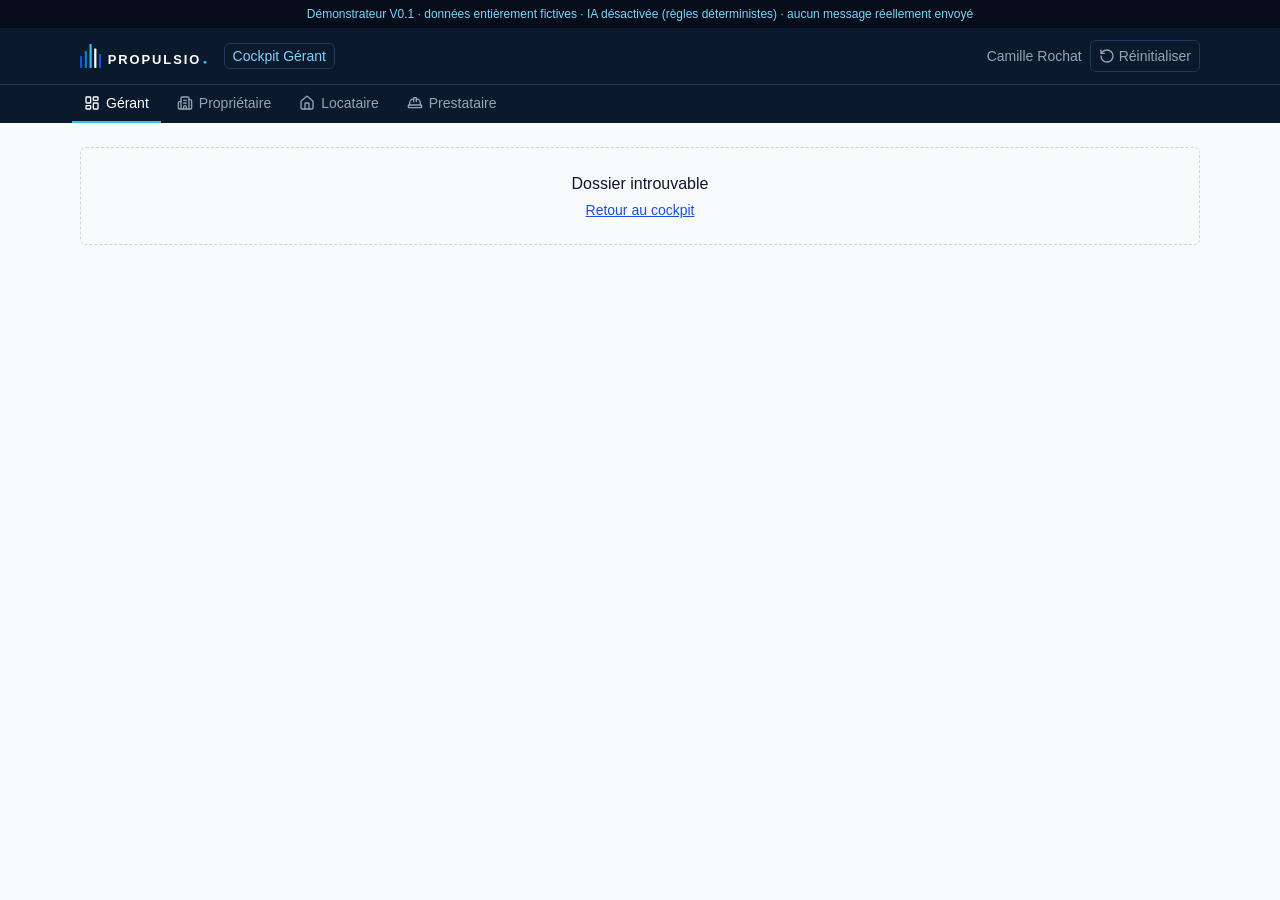
<file: gestion/dossier/index.html>
<!DOCTYPE html><html lang="fr-CH"><head><meta charSet="utf-8"/><meta name="viewport" content="width=device-width, initial-scale=1"/><link rel="stylesheet" href="/_next/static/chunks/36algj4gby494.css" data-precedence="next"/><link rel="preload" as="script" fetchPriority="low" href="/_next/static/chunks/1cq1qj4xeth47.js"/><script src="/_next/static/chunks/0_6jkbpk-fw45.js" async=""></script><script src="/_next/static/chunks/2whwbpfir5llt.js" async=""></script><script src="/_next/static/chunks/2mz5ivwfuxly3.js" async=""></script><script src="/_next/static/chunks/turbopack-3-ry682tkyiqk.js" async=""></script><script src="/_next/static/chunks/3727-02i72m06.js" async=""></script><script src="/_next/static/chunks/2d64q6y510tt-.js" async=""></script><script src="/_next/static/chunks/1p6ks32ils5vq.js" async=""></script><script src="/_next/static/chunks/14l-y603qv6jv.js" async=""></script><meta name="theme-color" content="#0B192C"/><title>Dossier · PROPULSIO</title><meta name="description" content="Démonstrateur de la plateforme de régie immobilière PROPULSIO : cockpit gérant, Pulse Hub, Pulse Home et Pulse Pro, avec des données entièrement fictives."/><link rel="manifest" href="/manifest.webmanifest"/><meta name="robots" content="noindex, nofollow"/><link rel="icon" href="/icon.svg"/><script src="/_next/static/chunks/0cz1d0mv5g_q7.js" noModule=""></script></head><body><div hidden=""><!--$--><!--/$--></div><div class="min-h-dvh"><p class="bg-navy-deep px-4 py-1.5 text-center text-xs text-cyan-light">Démonstrateur V0.1 · données entièrement fictives · IA désactivée (règles déterministes) · aucun message réellement envoyé</p><header class="bg-navy text-white"><div class="mx-auto flex max-w-6xl flex-wrap items-center gap-x-4 gap-y-2 px-4 py-3"><a class="flex items-center gap-3" aria-label="Accueil du démonstrateur" href="/"><svg viewBox="0 0 404 76" class="w-auto h-6" role="img" aria-label="PROPULSIO"><rect x="0" y="38" width="7" height="38" rx="1.5" fill="#1D4ED8"></rect><rect x="15" y="22" width="7" height="54" rx="1.5" fill="#0284C7"></rect><rect x="30" y="0" width="7" height="76" rx="1.5" fill="#38BDF8"></rect><rect x="45" y="14" width="7" height="62" rx="1.5" fill="#FFFFFF"></rect><rect x="60" y="32" width="7" height="44" rx="1.5" fill="#1D4ED8"></rect><text x="88" y="62" textLength="296" lengthAdjust="spacingAndGlyphs" font-family="Helvetica Neue, Helvetica, Arial, sans-serif" font-size="40" font-weight="700" letter-spacing="6" fill="#FFFFFF">PROPULSIO</text><circle cx="396" cy="58" r="4.5" fill="#38BDF8"></circle></svg></a><span class="rounded-md border border-line-dark px-2 py-0.5 text-sm font-medium text-cyan-light">Cockpit Gérant</span><div class="ml-auto flex flex-wrap items-center gap-2"><span class="text-sm text-ink-light">Camille Rochat</span><button type="button" class="inline-flex h-8 items-center gap-1 rounded-md border border-line-dark px-2 text-sm text-ink-light hover:text-white"><svg xmlns="http://www.w3.org/2000/svg" width="24" height="24" viewBox="0 0 24 24" fill="none" stroke="currentColor" stroke-width="2" stroke-linecap="round" stroke-linejoin="round" class="lucide lucide-rotate-ccw size-4" aria-hidden="true"><path d="M3 12a9 9 0 1 0 9-9 9.75 9.75 0 0 0-6.74 2.74L3 8"></path><path d="M3 3v5h5"></path></svg> <span class="hidden sm:inline">Réinitialiser</span></button></div></div><nav aria-label="Espaces" class="border-t border-line-dark"><ul class="mx-auto flex max-w-6xl gap-1 overflow-x-auto px-2"><li><a aria-current="page" class="flex items-center gap-1.5 whitespace-nowrap border-b-2 px-3 py-2 text-sm border-pulse text-white" href="/gestion/"><svg xmlns="http://www.w3.org/2000/svg" width="24" height="24" viewBox="0 0 24 24" fill="none" stroke="currentColor" stroke-width="2" stroke-linecap="round" stroke-linejoin="round" class="lucide lucide-layout-dashboard size-4" aria-hidden="true"><rect width="7" height="9" x="3" y="3" rx="1"></rect><rect width="7" height="5" x="14" y="3" rx="1"></rect><rect width="7" height="9" x="14" y="12" rx="1"></rect><rect width="7" height="5" x="3" y="16" rx="1"></rect></svg> <!-- -->Gérant</a></li><li><a class="flex items-center gap-1.5 whitespace-nowrap border-b-2 px-3 py-2 text-sm border-transparent text-ink-light hover:text-white" href="/proprietaires/"><svg xmlns="http://www.w3.org/2000/svg" width="24" height="24" viewBox="0 0 24 24" fill="none" stroke="currentColor" stroke-width="2" stroke-linecap="round" stroke-linejoin="round" class="lucide lucide-building-complex lucide-building-2 size-4" aria-hidden="true"><path d="M10 12h4"></path><path d="M10 8h4"></path><path d="M14 21v-3a2 2 0 0 0-4 0v3"></path><path d="M6 10H4a2 2 0 0 0-2 2v7a2 2 0 0 0 2 2h16a2 2 0 0 0 2-2V9a2 2 0 0 0-2-2h-2"></path><path d="M6 21V5a2 2 0 0 1 2-2h8a2 2 0 0 1 2 2v16"></path></svg> <!-- -->Propriétaire</a></li><li><a class="flex items-center gap-1.5 whitespace-nowrap border-b-2 px-3 py-2 text-sm border-transparent text-ink-light hover:text-white" href="/locataires/"><svg xmlns="http://www.w3.org/2000/svg" width="24" height="24" viewBox="0 0 24 24" fill="none" stroke="currentColor" stroke-width="2" stroke-linecap="round" stroke-linejoin="round" class="lucide lucide-house lucide-home size-4" aria-hidden="true"><path d="M15 21v-8a1 1 0 0 0-1-1h-4a1 1 0 0 0-1 1v8"></path><path d="M3 10a2 2 0 0 1 .709-1.528l7-6a2 2 0 0 1 2.582 0l7 6A2 2 0 0 1 21 10v9a2 2 0 0 1-2 2H5a2 2 0 0 1-2-2z"></path></svg> <!-- -->Locataire</a></li><li><a class="flex items-center gap-1.5 whitespace-nowrap border-b-2 px-3 py-2 text-sm border-transparent text-ink-light hover:text-white" href="/prestataires/"><svg xmlns="http://www.w3.org/2000/svg" width="24" height="24" viewBox="0 0 24 24" fill="none" stroke="currentColor" stroke-width="2" stroke-linecap="round" stroke-linejoin="round" class="lucide lucide-hard-hat size-4" aria-hidden="true"><path d="M10 10V5a1 1 0 0 1 1-1h2a1 1 0 0 1 1 1v5"></path><path d="M14 6a6 6 0 0 1 6 6v3"></path><path d="M4 15v-3a6 6 0 0 1 6-6"></path><rect x="2" y="15" width="20" height="4" rx="1"></rect></svg> <!-- -->Prestataire</a></li></ul></nav></header><main class="mx-auto max-w-6xl px-4 py-6"><p class="text-sm text-ink-muted">Chargement du démonstrateur…</p></main></div><!--$--><!--/$--><script id="_R_">(globalThis["TURBOPACK"] || (globalThis["TURBOPACK"] = [])).push({"otherChunks":["static/chunks/1cq1qj4xeth47.js","static/chunks/0_6jkbpk-fw45.js","static/chunks/2whwbpfir5llt.js","static/chunks/2mz5ivwfuxly3.js"],"runtimeModuleIds":[95637]});</script><script src="/_next/static/chunks/1cq1qj4xeth47.js" async=""></script><script>(self.__next_f=self.__next_f||[]).push([0])</script><script>self.__next_f.push([1,"1:\"$Sreact.fragment\"\n2:\"/_next/static/chunks/3727-02i72m06.js\"\n3:I[42194,[\"$2\"],\"default\"]\n4:I[5817,[\"$2\"],\"default\"]\n5:\"/_next/static/chunks/2d64q6y510tt-.js\"\n6:I[8505,[\"$2\",\"$5\"],\"\"]\nb:\"/_next/static/chunks/1p6ks32ils5vq.js\"\nc:\"/_next/static/chunks/14l-y603qv6jv.js\"\nd:I[28126,[\"$2\",\"$b\",\"$c\"],\"AppFrame\"]\ne:\"$Sreact.suspense\"\nf:\"TicketDetailView\"\n10:I[18715,[\"$2\",\"$b\",\"$c\"],\"$f\"]\n11:I[13693,[\"$2\"],\"OutletBoundary\"]\n13:\"ViewportBoundary\"\n14:I[13693,[\"$2\"],\"$13\"]\n16:\"MetadataBoundary\"\n17:I[13693,[\"$2\"],\"$16\"]\n19:I[35733,[\"$2\"],\"default\",1]\n:HL[\"/_next/static/chunks/36algj4gby494.css\",\"style\"]\n8:X\na:[[\"children\",{\"s\":\"__PAGE__\",\"h\":512,\"d\":{\"r\":[\"$\",\"$1\",\"c\",{\"children\":[[\"$\",\"$Ld\",null,{\"space\":\"gestion\",\"children\":[\"$\",\"$e\",null,{\"fallback\":[\"$\",\"p\",null,{\"className\":\"text-sm text-ink-muted\",\"children\":\"Chargement…\"}],\"children\":[\"$\",\"$L10\",null,{}]}]}],[[\"$\",\"script\",\"script-0\",{\"src\":\"/_next/static/chunks/1p6ks32ils5vq.js\",\"async\":true,\"nonce\":\"$undefined\"}],[\"$\",\"script\",\"script-1\",{\"src\":\"/_next/static/chunks/14l-y603qv6jv.js\",\"async\":true,\"nonce\":\"$undefined\"}]],[\"$\",\"$L11\",null,{\"children\":[\"$\",\"$e\",null,{\"name\":\"Next.MetadataOutlet\",\"children\":\"$@12\"}]}]]}],\"p\":false,\"v\":null}}]]\n9:[[\"children\",{\"s\":\"dossier\",\"h\":512,\"d\":{\"r\":[\"$\",\"$1\",\"c\",{\"children\":[null,[\"$\",\"$L3\",null,{\"parallelRouterKey\":\"children\",\"error\":\"$undefined\",\"errorStyles\":\"$undefined\",\"errorScripts\":\"$undefined\",\"template\":[\"$\",\"$L4\",null,{}],\"templateStyles\":\"$undefined\",\"templateScripts\":\"$undefined\",\"notFound\":\"$undefined\",\"forbidden\":\"$undefined\",\"unauthorized\":\"$undefined\"}]]}],\"p\":false,\"v\":\"$8\"},\"c\":\"$Qa\"}]]\n7:[[\"children\",{\"s\":\"gestion\",\"h\":512,\"d\":{\"r\":[\"$\",\"$1\",\"c\",{\"children\":[null,[\"$\",\"$L3\",null,{\"parallelRouterKey\":\"children\",\"error\":\"$undefined\",\"errorStyles\":\"$undefined\",\"errorScripts\":\"$undefined\",\"template\":[\"$\",\"$L4\",null,{}],\"templateStyles\":\"$undefined\",\"templateScripts\":\"$undefined\",\"notFound\":\"$undefined\",\"forbidden\":\"$undefined\",\"unauthorized\":\"$undefined\"}]]}],\"p\":false,\"v\":\"$8\"},\"c\":\"$Q9\"}]]\n"])</script><script>self.__next_f.push([1,"0:{\"P\":null,\"c\":[\"\",\"gestion\",\"dossier\",\"\"],\"q\":\"\",\"i\":false,\"t\":{\"t\":{\"s\":\"\",\"h\":528,\"d\":{\"r\":[\"$\",\"$1\",\"c\",{\"children\":[[[\"$\",\"link\",\"0\",{\"rel\":\"stylesheet\",\"href\":\"/_next/static/chunks/36algj4gby494.css\",\"precedence\":\"next\",\"crossOrigin\":\"$undefined\",\"nonce\":\"$undefined\"}],[\"$\",\"script\",\"script-0\",{\"src\":\"/_next/static/chunks/3727-02i72m06.js\",\"async\":true,\"nonce\":\"$undefined\"}]],[\"$\",\"html\",null,{\"lang\":\"fr-CH\",\"children\":[\"$\",\"body\",null,{\"children\":[\"$\",\"$L3\",null,{\"parallelRouterKey\":\"children\",\"error\":\"$undefined\",\"errorStyles\":\"$undefined\",\"errorScripts\":\"$undefined\",\"template\":[\"$\",\"$L4\",null,{}],\"templateStyles\":\"$undefined\",\"templateScripts\":\"$undefined\",\"notFound\":[[\"$\",\"main\",null,{\"className\":\"mx-auto max-w-xl px-4 py-16 text-center\",\"children\":[[\"$\",\"h1\",null,{\"className\":\"text-2xl font-semibold\",\"children\":\"Page introuvable\"}],[\"$\",\"p\",null,{\"className\":\"mt-2 text-ink-muted\",\"children\":\"Cette page n'existe pas dans le démonstrateur.\"}],[\"$\",\"$L6\",null,{\"href\":\"/\",\"className\":\"mt-4 inline-block text-royal underline\",\"children\":\"Retour à l'accueil\"}]]}],[]],\"forbidden\":\"$undefined\",\"unauthorized\":\"$undefined\"}]}]}]]}],\"p\":false,\"v\":null},\"c\":\"$Q7\"},\"h\":{\"r\":[\"$\",\"$1\",\"h\",{\"children\":[null,[\"$\",\"$L14\",null,{\"children\":\"$L15\"}],[\"$\",\"$L17\",null,{\"children\":[[\"$\",\"div\",null,{\"hidden\":true,\"children\":[\"$\",\"$e\",null,{\"name\":\"Next.Metadata\",\"children\":\"$L18\"}]}],null]}],null]}],\"p\":false,\"v\":null}},\"m\":\"$undefined\",\"G\":[\"$19\",[[\"$\",\"link\",\"0\",{\"rel\":\"stylesheet\",\"href\":\"/_next/static/chunks/36algj4gby494.css\",\"precedence\":\"next\",\"crossOrigin\":\"$undefined\",\"nonce\":\"$undefined\"}]]],\"S\":true,\"r\":\"$undefined\",\"s\":\"$undefined\",\"a\":\"$undefined\",\"l\":\"$undefined\",\"p\":\"$undefined\",\"d\":\"$undefined\",\"b\":\"RgnBeeWrZJu_aY5DbuZJT\"}\n"])</script><script>self.__next_f.push([1,"8:C\n15:[[\"$\",\"meta\",\"0\",{\"charSet\":\"utf-8\"}],[\"$\",\"meta\",\"1\",{\"name\":\"viewport\",\"content\":\"width=device-width, initial-scale=1\"}],[\"$\",\"meta\",\"2\",{\"name\":\"theme-color\",\"content\":\"#0B192C\"}]]\n"])</script><script>self.__next_f.push([1,"1a:I[14017,[\"$2\"],\"IconMark\"]\n12:null\n18:[[\"$\",\"title\",\"0\",{\"children\":\"Dossier · PROPULSIO\"}],[\"$\",\"meta\",\"1\",{\"name\":\"description\",\"content\":\"Démonstrateur de la plateforme de régie immobilière PROPULSIO : cockpit gérant, Pulse Hub, Pulse Home et Pulse Pro, avec des données entièrement fictives.\"}],[\"$\",\"link\",\"2\",{\"rel\":\"manifest\",\"href\":\"/manifest.webmanifest\",\"crossOrigin\":\"$undefined\"}],[\"$\",\"meta\",\"3\",{\"name\":\"robots\",\"content\":\"noindex, nofollow\"}],[\"$\",\"link\",\"4\",{\"rel\":\"icon\",\"href\":\"/icon.svg\"}],[\"$\",\"$L1a\",\"5\",{}]]\n"])</script></body></html>
</file>
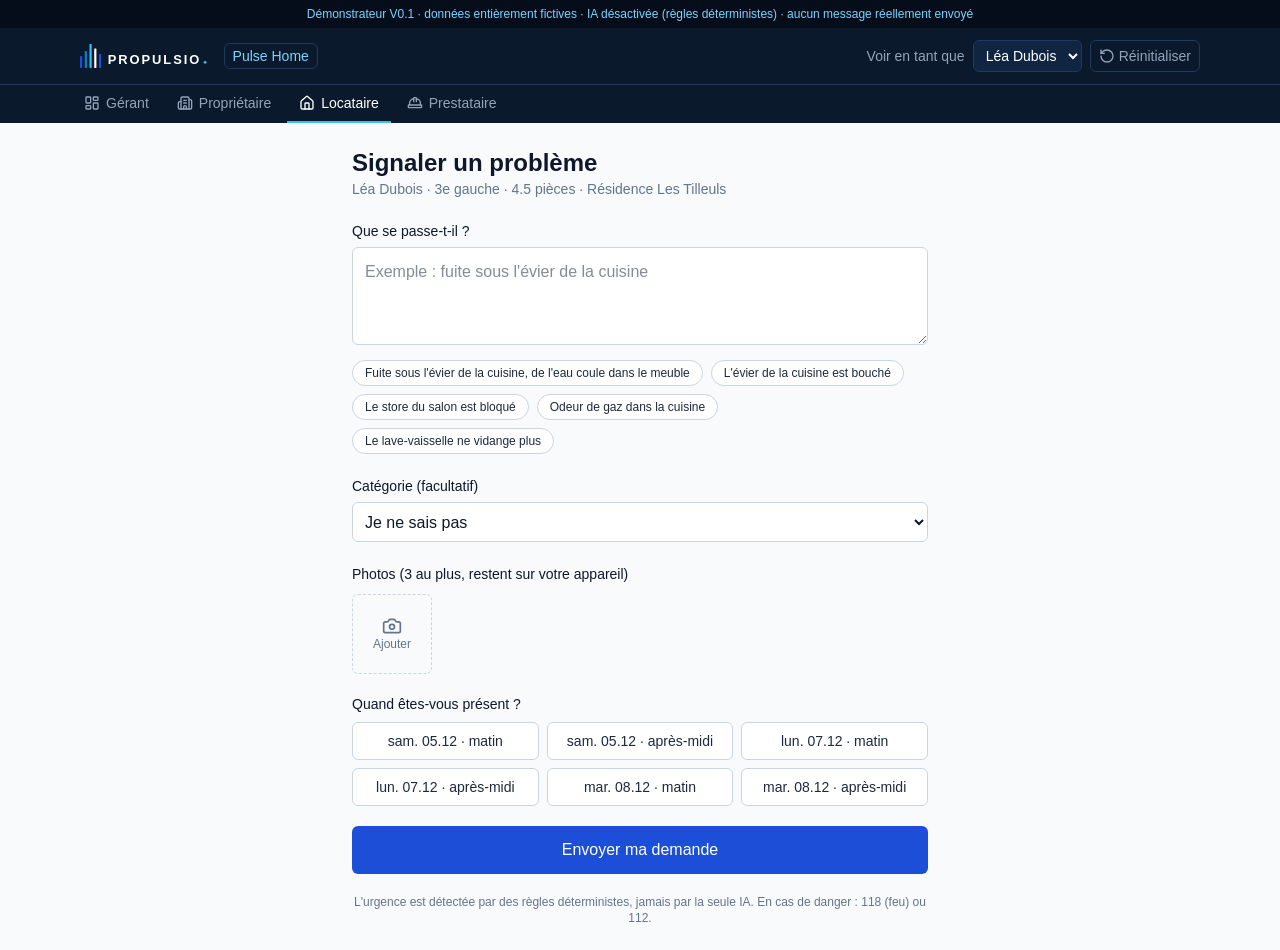
<file: locataires/signaler/index.html>
<!DOCTYPE html><html lang="fr-CH"><head><meta charSet="utf-8"/><meta name="viewport" content="width=device-width, initial-scale=1"/><link rel="stylesheet" href="/_next/static/chunks/36algj4gby494.css" data-precedence="next"/><link rel="preload" as="script" fetchPriority="low" href="/_next/static/chunks/1cq1qj4xeth47.js"/><script src="/_next/static/chunks/0_6jkbpk-fw45.js" async=""></script><script src="/_next/static/chunks/2whwbpfir5llt.js" async=""></script><script src="/_next/static/chunks/2mz5ivwfuxly3.js" async=""></script><script src="/_next/static/chunks/turbopack-3-ry682tkyiqk.js" async=""></script><script src="/_next/static/chunks/3727-02i72m06.js" async=""></script><script src="/_next/static/chunks/2d64q6y510tt-.js" async=""></script><script src="/_next/static/chunks/3ujqhozu1s9po.js" async=""></script><script src="/_next/static/chunks/14l-y603qv6jv.js" async=""></script><meta name="theme-color" content="#0B192C"/><title>Signaler un problème · PROPULSIO</title><meta name="description" content="Démonstrateur de la plateforme de régie immobilière PROPULSIO : cockpit gérant, Pulse Hub, Pulse Home et Pulse Pro, avec des données entièrement fictives."/><link rel="manifest" href="/manifest.webmanifest"/><meta name="robots" content="noindex, nofollow"/><link rel="icon" href="/icon.svg"/><script src="/_next/static/chunks/0cz1d0mv5g_q7.js" noModule=""></script></head><body><div hidden=""><!--$--><!--/$--></div><div class="min-h-dvh"><p class="bg-navy-deep px-4 py-1.5 text-center text-xs text-cyan-light">Démonstrateur V0.1 · données entièrement fictives · IA désactivée (règles déterministes) · aucun message réellement envoyé</p><header class="bg-navy text-white"><div class="mx-auto flex max-w-6xl flex-wrap items-center gap-x-4 gap-y-2 px-4 py-3"><a class="flex items-center gap-3" aria-label="Accueil du démonstrateur" href="/"><svg viewBox="0 0 404 76" class="w-auto h-6" role="img" aria-label="PROPULSIO"><rect x="0" y="38" width="7" height="38" rx="1.5" fill="#1D4ED8"></rect><rect x="15" y="22" width="7" height="54" rx="1.5" fill="#0284C7"></rect><rect x="30" y="0" width="7" height="76" rx="1.5" fill="#38BDF8"></rect><rect x="45" y="14" width="7" height="62" rx="1.5" fill="#FFFFFF"></rect><rect x="60" y="32" width="7" height="44" rx="1.5" fill="#1D4ED8"></rect><text x="88" y="62" textLength="296" lengthAdjust="spacingAndGlyphs" font-family="Helvetica Neue, Helvetica, Arial, sans-serif" font-size="40" font-weight="700" letter-spacing="6" fill="#FFFFFF">PROPULSIO</text><circle cx="396" cy="58" r="4.5" fill="#38BDF8"></circle></svg></a><span class="rounded-md border border-line-dark px-2 py-0.5 text-sm font-medium text-cyan-light">Pulse Home</span><div class="ml-auto flex flex-wrap items-center gap-2"><label class="flex items-center gap-2 text-sm text-ink-light"><span class="hidden sm:inline">Voir en tant que</span><select class="h-8 rounded-md border border-line-dark bg-navy-card px-2 text-sm text-white"><option value="019a2b00-0000-7000-8000-000000000079" selected="">Léa Dubois</option><option value="019a2b00-0000-7000-8000-00000000007a">Marc Favre</option></select></label><button type="button" class="inline-flex h-8 items-center gap-1 rounded-md border border-line-dark px-2 text-sm text-ink-light hover:text-white"><svg xmlns="http://www.w3.org/2000/svg" width="24" height="24" viewBox="0 0 24 24" fill="none" stroke="currentColor" stroke-width="2" stroke-linecap="round" stroke-linejoin="round" class="lucide lucide-rotate-ccw size-4" aria-hidden="true"><path d="M3 12a9 9 0 1 0 9-9 9.75 9.75 0 0 0-6.74 2.74L3 8"></path><path d="M3 3v5h5"></path></svg> <span class="hidden sm:inline">Réinitialiser</span></button></div></div><nav aria-label="Espaces" class="border-t border-line-dark"><ul class="mx-auto flex max-w-6xl gap-1 overflow-x-auto px-2"><li><a class="flex items-center gap-1.5 whitespace-nowrap border-b-2 px-3 py-2 text-sm border-transparent text-ink-light hover:text-white" href="/gestion/"><svg xmlns="http://www.w3.org/2000/svg" width="24" height="24" viewBox="0 0 24 24" fill="none" stroke="currentColor" stroke-width="2" stroke-linecap="round" stroke-linejoin="round" class="lucide lucide-layout-dashboard size-4" aria-hidden="true"><rect width="7" height="9" x="3" y="3" rx="1"></rect><rect width="7" height="5" x="14" y="3" rx="1"></rect><rect width="7" height="9" x="14" y="12" rx="1"></rect><rect width="7" height="5" x="3" y="16" rx="1"></rect></svg> <!-- -->Gérant</a></li><li><a class="flex items-center gap-1.5 whitespace-nowrap border-b-2 px-3 py-2 text-sm border-transparent text-ink-light hover:text-white" href="/proprietaires/"><svg xmlns="http://www.w3.org/2000/svg" width="24" height="24" viewBox="0 0 24 24" fill="none" stroke="currentColor" stroke-width="2" stroke-linecap="round" stroke-linejoin="round" class="lucide lucide-building-complex lucide-building-2 size-4" aria-hidden="true"><path d="M10 12h4"></path><path d="M10 8h4"></path><path d="M14 21v-3a2 2 0 0 0-4 0v3"></path><path d="M6 10H4a2 2 0 0 0-2 2v7a2 2 0 0 0 2 2h16a2 2 0 0 0 2-2V9a2 2 0 0 0-2-2h-2"></path><path d="M6 21V5a2 2 0 0 1 2-2h8a2 2 0 0 1 2 2v16"></path></svg> <!-- -->Propriétaire</a></li><li><a aria-current="page" class="flex items-center gap-1.5 whitespace-nowrap border-b-2 px-3 py-2 text-sm border-pulse text-white" href="/locataires/"><svg xmlns="http://www.w3.org/2000/svg" width="24" height="24" viewBox="0 0 24 24" fill="none" stroke="currentColor" stroke-width="2" stroke-linecap="round" stroke-linejoin="round" class="lucide lucide-house lucide-home size-4" aria-hidden="true"><path d="M15 21v-8a1 1 0 0 0-1-1h-4a1 1 0 0 0-1 1v8"></path><path d="M3 10a2 2 0 0 1 .709-1.528l7-6a2 2 0 0 1 2.582 0l7 6A2 2 0 0 1 21 10v9a2 2 0 0 1-2 2H5a2 2 0 0 1-2-2z"></path></svg> <!-- -->Locataire</a></li><li><a class="flex items-center gap-1.5 whitespace-nowrap border-b-2 px-3 py-2 text-sm border-transparent text-ink-light hover:text-white" href="/prestataires/"><svg xmlns="http://www.w3.org/2000/svg" width="24" height="24" viewBox="0 0 24 24" fill="none" stroke="currentColor" stroke-width="2" stroke-linecap="round" stroke-linejoin="round" class="lucide lucide-hard-hat size-4" aria-hidden="true"><path d="M10 10V5a1 1 0 0 1 1-1h2a1 1 0 0 1 1 1v5"></path><path d="M14 6a6 6 0 0 1 6 6v3"></path><path d="M4 15v-3a6 6 0 0 1 6-6"></path><rect x="2" y="15" width="20" height="4" rx="1"></rect></svg> <!-- -->Prestataire</a></li></ul></nav></header><main class="mx-auto max-w-6xl px-4 py-6"><p class="text-sm text-ink-muted">Chargement du démonstrateur…</p></main></div><!--$--><!--/$--><script id="_R_">(globalThis["TURBOPACK"] || (globalThis["TURBOPACK"] = [])).push({"otherChunks":["static/chunks/1cq1qj4xeth47.js","static/chunks/0_6jkbpk-fw45.js","static/chunks/2whwbpfir5llt.js","static/chunks/2mz5ivwfuxly3.js"],"runtimeModuleIds":[95637]});</script><script src="/_next/static/chunks/1cq1qj4xeth47.js" async=""></script><script>(self.__next_f=self.__next_f||[]).push([0])</script><script>self.__next_f.push([1,"1:\"$Sreact.fragment\"\n2:\"/_next/static/chunks/3727-02i72m06.js\"\n3:I[42194,[\"$2\"],\"default\"]\n4:I[5817,[\"$2\"],\"default\"]\n5:\"/_next/static/chunks/2d64q6y510tt-.js\"\n6:I[8505,[\"$2\",\"$5\"],\"\"]\nb:\"/_next/static/chunks/3ujqhozu1s9po.js\"\nc:\"/_next/static/chunks/14l-y603qv6jv.js\"\nd:I[28126,[\"$2\",\"$b\",\"$c\"],\"AppFrame\"]\ne:I[34577,[\"$2\",\"$b\",\"$c\"],\"ReportFormView\"]\nf:I[13693,[\"$2\"],\"OutletBoundary\"]\n10:\"$Sreact.suspense\"\n12:\"ViewportBoundary\"\n13:I[13693,[\"$2\"],\"$12\"]\n15:\"MetadataBoundary\"\n16:I[13693,[\"$2\"],\"$15\"]\n18:I[35733,[\"$2\"],\"default\",1]\n:HL[\"/_next/static/chunks/36algj4gby494.css\",\"style\"]\n8:X\na:[[\"children\",{\"s\":\"__PAGE__\",\"h\":512,\"d\":{\"r\":[\"$\",\"$1\",\"c\",{\"children\":[[\"$\",\"$Ld\",null,{\"space\":\"locataires\",\"children\":[\"$\",\"$Le\",null,{}]}],[[\"$\",\"script\",\"script-0\",{\"src\":\"/_next/static/chunks/3ujqhozu1s9po.js\",\"async\":true,\"nonce\":\"$undefined\"}],[\"$\",\"script\",\"script-1\",{\"src\":\"/_next/static/chunks/14l-y603qv6jv.js\",\"async\":true,\"nonce\":\"$undefined\"}]],[\"$\",\"$Lf\",null,{\"children\":[\"$\",\"$10\",null,{\"name\":\"Next.MetadataOutlet\",\"children\":\"$@11\"}]}]]}],\"p\":false,\"v\":null}}]]\n9:[[\"children\",{\"s\":\"signaler\",\"h\":512,\"d\":{\"r\":[\"$\",\"$1\",\"c\",{\"children\":[null,[\"$\",\"$L3\",null,{\"parallelRouterKey\":\"children\",\"error\":\"$undefined\",\"errorStyles\":\"$undefined\",\"errorScripts\":\"$undefined\",\"template\":[\"$\",\"$L4\",null,{}],\"templateStyles\":\"$undefined\",\"templateScripts\":\"$undefined\",\"notFound\":\"$undefined\",\"forbidden\":\"$undefined\",\"unauthorized\":\"$undefined\"}]]}],\"p\":false,\"v\":\"$8\"},\"c\":\"$Qa\"}]]\n7:[[\"children\",{\"s\":\"locataires\",\"h\":512,\"d\":{\"r\":[\"$\",\"$1\",\"c\",{\"children\":[null,[\"$\",\"$L3\",null,{\"parallelRouterKey\":\"children\",\"error\":\"$undefined\",\"errorStyles\":\"$undefined\",\"errorScripts\":\"$undefined\",\"template\":[\"$\",\"$L4\",null,{}],\"templateStyles\":\"$undefined\",\"templateScripts\":\"$undefined\",\"notFound\":\"$undefined\",\"forbidden\":\"$undefined\",\"unauthorized\":\"$undefined\"}]]}],\"p\":false,\"v\":\"$8\"},\"c\":\"$Q9\"}]]\n"])</script><script>self.__next_f.push([1,"0:{\"P\":null,\"c\":[\"\",\"locataires\",\"signaler\",\"\"],\"q\":\"\",\"i\":false,\"t\":{\"t\":{\"s\":\"\",\"h\":528,\"d\":{\"r\":[\"$\",\"$1\",\"c\",{\"children\":[[[\"$\",\"link\",\"0\",{\"rel\":\"stylesheet\",\"href\":\"/_next/static/chunks/36algj4gby494.css\",\"precedence\":\"next\",\"crossOrigin\":\"$undefined\",\"nonce\":\"$undefined\"}],[\"$\",\"script\",\"script-0\",{\"src\":\"/_next/static/chunks/3727-02i72m06.js\",\"async\":true,\"nonce\":\"$undefined\"}]],[\"$\",\"html\",null,{\"lang\":\"fr-CH\",\"children\":[\"$\",\"body\",null,{\"children\":[\"$\",\"$L3\",null,{\"parallelRouterKey\":\"children\",\"error\":\"$undefined\",\"errorStyles\":\"$undefined\",\"errorScripts\":\"$undefined\",\"template\":[\"$\",\"$L4\",null,{}],\"templateStyles\":\"$undefined\",\"templateScripts\":\"$undefined\",\"notFound\":[[\"$\",\"main\",null,{\"className\":\"mx-auto max-w-xl px-4 py-16 text-center\",\"children\":[[\"$\",\"h1\",null,{\"className\":\"text-2xl font-semibold\",\"children\":\"Page introuvable\"}],[\"$\",\"p\",null,{\"className\":\"mt-2 text-ink-muted\",\"children\":\"Cette page n'existe pas dans le démonstrateur.\"}],[\"$\",\"$L6\",null,{\"href\":\"/\",\"className\":\"mt-4 inline-block text-royal underline\",\"children\":\"Retour à l'accueil\"}]]}],[]],\"forbidden\":\"$undefined\",\"unauthorized\":\"$undefined\"}]}]}]]}],\"p\":false,\"v\":null},\"c\":\"$Q7\"},\"h\":{\"r\":[\"$\",\"$1\",\"h\",{\"children\":[null,[\"$\",\"$L13\",null,{\"children\":\"$L14\"}],[\"$\",\"$L16\",null,{\"children\":[[\"$\",\"div\",null,{\"hidden\":true,\"children\":[\"$\",\"$10\",null,{\"name\":\"Next.Metadata\",\"children\":\"$L17\"}]}],null]}],null]}],\"p\":false,\"v\":null}},\"m\":\"$undefined\",\"G\":[\"$18\",[[\"$\",\"link\",\"0\",{\"rel\":\"stylesheet\",\"href\":\"/_next/static/chunks/36algj4gby494.css\",\"precedence\":\"next\",\"crossOrigin\":\"$undefined\",\"nonce\":\"$undefined\"}]]],\"S\":true,\"r\":\"$undefined\",\"s\":\"$undefined\",\"a\":\"$undefined\",\"l\":\"$undefined\",\"p\":\"$undefined\",\"d\":\"$undefined\",\"b\":\"RgnBeeWrZJu_aY5DbuZJT\"}\n"])</script><script>self.__next_f.push([1,"8:C\n14:[[\"$\",\"meta\",\"0\",{\"charSet\":\"utf-8\"}],[\"$\",\"meta\",\"1\",{\"name\":\"viewport\",\"content\":\"width=device-width, initial-scale=1\"}],[\"$\",\"meta\",\"2\",{\"name\":\"theme-color\",\"content\":\"#0B192C\"}]]\n"])</script><script>self.__next_f.push([1,"19:I[14017,[\"$2\"],\"IconMark\"]\n11:null\n17:[[\"$\",\"title\",\"0\",{\"children\":\"Signaler un problème · PROPULSIO\"}],[\"$\",\"meta\",\"1\",{\"name\":\"description\",\"content\":\"Démonstrateur de la plateforme de régie immobilière PROPULSIO : cockpit gérant, Pulse Hub, Pulse Home et Pulse Pro, avec des données entièrement fictives.\"}],[\"$\",\"link\",\"2\",{\"rel\":\"manifest\",\"href\":\"/manifest.webmanifest\",\"crossOrigin\":\"$undefined\"}],[\"$\",\"meta\",\"3\",{\"name\":\"robots\",\"content\":\"noindex, nofollow\"}],[\"$\",\"link\",\"4\",{\"rel\":\"icon\",\"href\":\"/icon.svg\"}],[\"$\",\"$L19\",\"5\",{}]]\n"])</script></body></html>
</file>
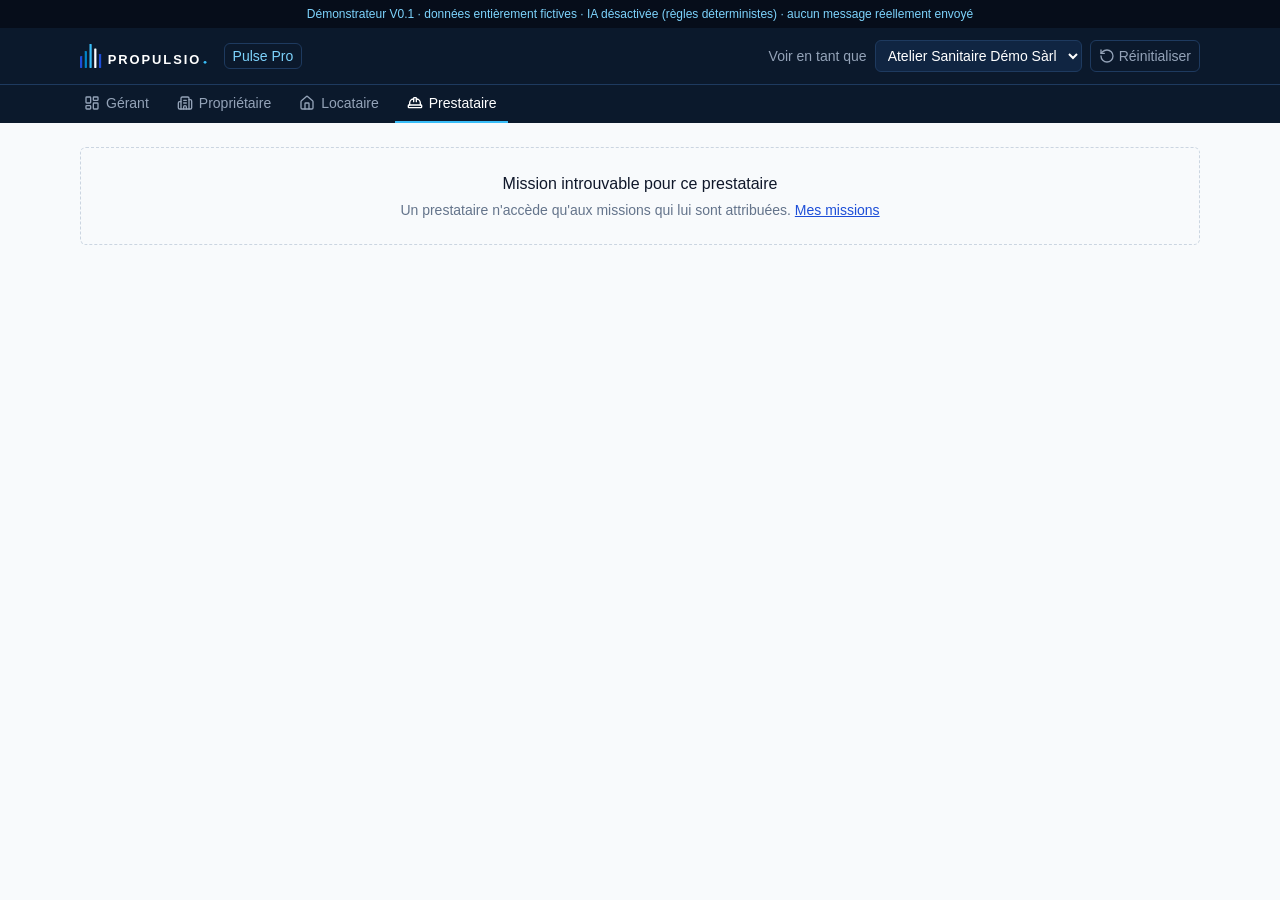
<file: prestataires/mission/index.html>
<!DOCTYPE html><html lang="fr-CH"><head><meta charSet="utf-8"/><meta name="viewport" content="width=device-width, initial-scale=1"/><link rel="stylesheet" href="/_next/static/chunks/36algj4gby494.css" data-precedence="next"/><link rel="preload" as="script" fetchPriority="low" href="/_next/static/chunks/1cq1qj4xeth47.js"/><script src="/_next/static/chunks/0_6jkbpk-fw45.js" async=""></script><script src="/_next/static/chunks/2whwbpfir5llt.js" async=""></script><script src="/_next/static/chunks/2mz5ivwfuxly3.js" async=""></script><script src="/_next/static/chunks/turbopack-3-ry682tkyiqk.js" async=""></script><script src="/_next/static/chunks/3727-02i72m06.js" async=""></script><script src="/_next/static/chunks/2d64q6y510tt-.js" async=""></script><script src="/_next/static/chunks/0lctt06q3i-x6.js" async=""></script><script src="/_next/static/chunks/14l-y603qv6jv.js" async=""></script><meta name="theme-color" content="#0B192C"/><title>Mission · PROPULSIO</title><meta name="description" content="Démonstrateur de la plateforme de régie immobilière PROPULSIO : cockpit gérant, Pulse Hub, Pulse Home et Pulse Pro, avec des données entièrement fictives."/><link rel="manifest" href="/manifest.webmanifest"/><meta name="robots" content="noindex, nofollow"/><link rel="icon" href="/icon.svg"/><script src="/_next/static/chunks/0cz1d0mv5g_q7.js" noModule=""></script></head><body><div hidden=""><!--$--><!--/$--></div><div class="min-h-dvh"><p class="bg-navy-deep px-4 py-1.5 text-center text-xs text-cyan-light">Démonstrateur V0.1 · données entièrement fictives · IA désactivée (règles déterministes) · aucun message réellement envoyé</p><header class="bg-navy text-white"><div class="mx-auto flex max-w-6xl flex-wrap items-center gap-x-4 gap-y-2 px-4 py-3"><a class="flex items-center gap-3" aria-label="Accueil du démonstrateur" href="/"><svg viewBox="0 0 404 76" class="w-auto h-6" role="img" aria-label="PROPULSIO"><rect x="0" y="38" width="7" height="38" rx="1.5" fill="#1D4ED8"></rect><rect x="15" y="22" width="7" height="54" rx="1.5" fill="#0284C7"></rect><rect x="30" y="0" width="7" height="76" rx="1.5" fill="#38BDF8"></rect><rect x="45" y="14" width="7" height="62" rx="1.5" fill="#FFFFFF"></rect><rect x="60" y="32" width="7" height="44" rx="1.5" fill="#1D4ED8"></rect><text x="88" y="62" textLength="296" lengthAdjust="spacingAndGlyphs" font-family="Helvetica Neue, Helvetica, Arial, sans-serif" font-size="40" font-weight="700" letter-spacing="6" fill="#FFFFFF">PROPULSIO</text><circle cx="396" cy="58" r="4.5" fill="#38BDF8"></circle></svg></a><span class="rounded-md border border-line-dark px-2 py-0.5 text-sm font-medium text-cyan-light">Pulse Pro</span><div class="ml-auto flex flex-wrap items-center gap-2"><label class="flex items-center gap-2 text-sm text-ink-light"><span class="hidden sm:inline">Voir en tant que</span><select class="h-8 rounded-md border border-line-dark bg-navy-card px-2 text-sm text-white"><option value="019a2b00-0000-7000-8000-00000000008d" selected="">Atelier Sanitaire Démo Sàrl</option><option value="019a2b00-0000-7000-8000-000000000090">Stores et Volets Démo Sàrl</option></select></label><button type="button" class="inline-flex h-8 items-center gap-1 rounded-md border border-line-dark px-2 text-sm text-ink-light hover:text-white"><svg xmlns="http://www.w3.org/2000/svg" width="24" height="24" viewBox="0 0 24 24" fill="none" stroke="currentColor" stroke-width="2" stroke-linecap="round" stroke-linejoin="round" class="lucide lucide-rotate-ccw size-4" aria-hidden="true"><path d="M3 12a9 9 0 1 0 9-9 9.75 9.75 0 0 0-6.74 2.74L3 8"></path><path d="M3 3v5h5"></path></svg> <span class="hidden sm:inline">Réinitialiser</span></button></div></div><nav aria-label="Espaces" class="border-t border-line-dark"><ul class="mx-auto flex max-w-6xl gap-1 overflow-x-auto px-2"><li><a class="flex items-center gap-1.5 whitespace-nowrap border-b-2 px-3 py-2 text-sm border-transparent text-ink-light hover:text-white" href="/gestion/"><svg xmlns="http://www.w3.org/2000/svg" width="24" height="24" viewBox="0 0 24 24" fill="none" stroke="currentColor" stroke-width="2" stroke-linecap="round" stroke-linejoin="round" class="lucide lucide-layout-dashboard size-4" aria-hidden="true"><rect width="7" height="9" x="3" y="3" rx="1"></rect><rect width="7" height="5" x="14" y="3" rx="1"></rect><rect width="7" height="9" x="14" y="12" rx="1"></rect><rect width="7" height="5" x="3" y="16" rx="1"></rect></svg> <!-- -->Gérant</a></li><li><a class="flex items-center gap-1.5 whitespace-nowrap border-b-2 px-3 py-2 text-sm border-transparent text-ink-light hover:text-white" href="/proprietaires/"><svg xmlns="http://www.w3.org/2000/svg" width="24" height="24" viewBox="0 0 24 24" fill="none" stroke="currentColor" stroke-width="2" stroke-linecap="round" stroke-linejoin="round" class="lucide lucide-building-complex lucide-building-2 size-4" aria-hidden="true"><path d="M10 12h4"></path><path d="M10 8h4"></path><path d="M14 21v-3a2 2 0 0 0-4 0v3"></path><path d="M6 10H4a2 2 0 0 0-2 2v7a2 2 0 0 0 2 2h16a2 2 0 0 0 2-2V9a2 2 0 0 0-2-2h-2"></path><path d="M6 21V5a2 2 0 0 1 2-2h8a2 2 0 0 1 2 2v16"></path></svg> <!-- -->Propriétaire</a></li><li><a class="flex items-center gap-1.5 whitespace-nowrap border-b-2 px-3 py-2 text-sm border-transparent text-ink-light hover:text-white" href="/locataires/"><svg xmlns="http://www.w3.org/2000/svg" width="24" height="24" viewBox="0 0 24 24" fill="none" stroke="currentColor" stroke-width="2" stroke-linecap="round" stroke-linejoin="round" class="lucide lucide-house lucide-home size-4" aria-hidden="true"><path d="M15 21v-8a1 1 0 0 0-1-1h-4a1 1 0 0 0-1 1v8"></path><path d="M3 10a2 2 0 0 1 .709-1.528l7-6a2 2 0 0 1 2.582 0l7 6A2 2 0 0 1 21 10v9a2 2 0 0 1-2 2H5a2 2 0 0 1-2-2z"></path></svg> <!-- -->Locataire</a></li><li><a aria-current="page" class="flex items-center gap-1.5 whitespace-nowrap border-b-2 px-3 py-2 text-sm border-pulse text-white" href="/prestataires/"><svg xmlns="http://www.w3.org/2000/svg" width="24" height="24" viewBox="0 0 24 24" fill="none" stroke="currentColor" stroke-width="2" stroke-linecap="round" stroke-linejoin="round" class="lucide lucide-hard-hat size-4" aria-hidden="true"><path d="M10 10V5a1 1 0 0 1 1-1h2a1 1 0 0 1 1 1v5"></path><path d="M14 6a6 6 0 0 1 6 6v3"></path><path d="M4 15v-3a6 6 0 0 1 6-6"></path><rect x="2" y="15" width="20" height="4" rx="1"></rect></svg> <!-- -->Prestataire</a></li></ul></nav></header><main class="mx-auto max-w-6xl px-4 py-6"><p class="text-sm text-ink-muted">Chargement du démonstrateur…</p></main></div><!--$--><!--/$--><script id="_R_">(globalThis["TURBOPACK"] || (globalThis["TURBOPACK"] = [])).push({"otherChunks":["static/chunks/1cq1qj4xeth47.js","static/chunks/0_6jkbpk-fw45.js","static/chunks/2whwbpfir5llt.js","static/chunks/2mz5ivwfuxly3.js"],"runtimeModuleIds":[95637]});</script><script src="/_next/static/chunks/1cq1qj4xeth47.js" async=""></script><script>(self.__next_f=self.__next_f||[]).push([0])</script><script>self.__next_f.push([1,"1:\"$Sreact.fragment\"\n2:\"/_next/static/chunks/3727-02i72m06.js\"\n3:I[42194,[\"$2\"],\"default\"]\n4:I[5817,[\"$2\"],\"default\"]\n5:\"/_next/static/chunks/2d64q6y510tt-.js\"\n6:I[8505,[\"$2\",\"$5\"],\"\"]\nb:\"/_next/static/chunks/0lctt06q3i-x6.js\"\nc:\"/_next/static/chunks/14l-y603qv6jv.js\"\nd:I[28126,[\"$2\",\"$b\",\"$c\"],\"AppFrame\"]\ne:\"$Sreact.suspense\"\nf:I[28706,[\"$2\",\"$b\",\"$c\"],\"MissionView\"]\n10:I[13693,[\"$2\"],\"OutletBoundary\"]\n12:\"ViewportBoundary\"\n13:I[13693,[\"$2\"],\"$12\"]\n15:\"MetadataBoundary\"\n16:I[13693,[\"$2\"],\"$15\"]\n18:I[35733,[\"$2\"],\"default\",1]\n:HL[\"/_next/static/chunks/36algj4gby494.css\",\"style\"]\n8:X\na:[[\"children\",{\"s\":\"__PAGE__\",\"h\":512,\"d\":{\"r\":[\"$\",\"$1\",\"c\",{\"children\":[[\"$\",\"$Ld\",null,{\"space\":\"prestataires\",\"children\":[\"$\",\"$e\",null,{\"fallback\":[\"$\",\"p\",null,{\"className\":\"text-sm text-ink-muted\",\"children\":\"Chargement…\"}],\"children\":[\"$\",\"$Lf\",null,{}]}]}],[[\"$\",\"script\",\"script-0\",{\"src\":\"/_next/static/chunks/0lctt06q3i-x6.js\",\"async\":true,\"nonce\":\"$undefined\"}],[\"$\",\"script\",\"script-1\",{\"src\":\"/_next/static/chunks/14l-y603qv6jv.js\",\"async\":true,\"nonce\":\"$undefined\"}]],[\"$\",\"$L10\",null,{\"children\":[\"$\",\"$e\",null,{\"name\":\"Next.MetadataOutlet\",\"children\":\"$@11\"}]}]]}],\"p\":false,\"v\":null}}]]\n9:[[\"children\",{\"s\":\"mission\",\"h\":512,\"d\":{\"r\":[\"$\",\"$1\",\"c\",{\"children\":[null,[\"$\",\"$L3\",null,{\"parallelRouterKey\":\"children\",\"error\":\"$undefined\",\"errorStyles\":\"$undefined\",\"errorScripts\":\"$undefined\",\"template\":[\"$\",\"$L4\",null,{}],\"templateStyles\":\"$undefined\",\"templateScripts\":\"$undefined\",\"notFound\":\"$undefined\",\"forbidden\":\"$undefined\",\"unauthorized\":\"$undefined\"}]]}],\"p\":false,\"v\":\"$8\"},\"c\":\"$Qa\"}]]\n7:[[\"children\",{\"s\":\"prestataires\",\"h\":512,\"d\":{\"r\":[\"$\",\"$1\",\"c\",{\"children\":[null,[\"$\",\"$L3\",null,{\"parallelRouterKey\":\"children\",\"error\":\"$undefined\",\"errorStyles\":\"$undefined\",\"errorScripts\":\"$undefined\",\"template\":[\"$\",\"$L4\",null,{}],\"templateStyles\":\"$undefined\",\"templateScripts\":\"$undefined\",\"notFound\":\"$undefined\",\"forbidden\":\"$undefined\",\"unauthorized\":\"$undefined\"}]]}],\"p\":false,\"v\":\"$8\"},\"c\":\"$Q9\"}]]\n"])</script><script>self.__next_f.push([1,"0:{\"P\":null,\"c\":[\"\",\"prestataires\",\"mission\",\"\"],\"q\":\"\",\"i\":false,\"t\":{\"t\":{\"s\":\"\",\"h\":528,\"d\":{\"r\":[\"$\",\"$1\",\"c\",{\"children\":[[[\"$\",\"link\",\"0\",{\"rel\":\"stylesheet\",\"href\":\"/_next/static/chunks/36algj4gby494.css\",\"precedence\":\"next\",\"crossOrigin\":\"$undefined\",\"nonce\":\"$undefined\"}],[\"$\",\"script\",\"script-0\",{\"src\":\"/_next/static/chunks/3727-02i72m06.js\",\"async\":true,\"nonce\":\"$undefined\"}]],[\"$\",\"html\",null,{\"lang\":\"fr-CH\",\"children\":[\"$\",\"body\",null,{\"children\":[\"$\",\"$L3\",null,{\"parallelRouterKey\":\"children\",\"error\":\"$undefined\",\"errorStyles\":\"$undefined\",\"errorScripts\":\"$undefined\",\"template\":[\"$\",\"$L4\",null,{}],\"templateStyles\":\"$undefined\",\"templateScripts\":\"$undefined\",\"notFound\":[[\"$\",\"main\",null,{\"className\":\"mx-auto max-w-xl px-4 py-16 text-center\",\"children\":[[\"$\",\"h1\",null,{\"className\":\"text-2xl font-semibold\",\"children\":\"Page introuvable\"}],[\"$\",\"p\",null,{\"className\":\"mt-2 text-ink-muted\",\"children\":\"Cette page n'existe pas dans le démonstrateur.\"}],[\"$\",\"$L6\",null,{\"href\":\"/\",\"className\":\"mt-4 inline-block text-royal underline\",\"children\":\"Retour à l'accueil\"}]]}],[]],\"forbidden\":\"$undefined\",\"unauthorized\":\"$undefined\"}]}]}]]}],\"p\":false,\"v\":null},\"c\":\"$Q7\"},\"h\":{\"r\":[\"$\",\"$1\",\"h\",{\"children\":[null,[\"$\",\"$L13\",null,{\"children\":\"$L14\"}],[\"$\",\"$L16\",null,{\"children\":[[\"$\",\"div\",null,{\"hidden\":true,\"children\":[\"$\",\"$e\",null,{\"name\":\"Next.Metadata\",\"children\":\"$L17\"}]}],null]}],null]}],\"p\":false,\"v\":null}},\"m\":\"$undefined\",\"G\":[\"$18\",[[\"$\",\"link\",\"0\",{\"rel\":\"stylesheet\",\"href\":\"/_next/static/chunks/36algj4gby494.css\",\"precedence\":\"next\",\"crossOrigin\":\"$undefined\",\"nonce\":\"$undefined\"}]]],\"S\":true,\"r\":\"$undefined\",\"s\":\"$undefined\",\"a\":\"$undefined\",\"l\":\"$undefined\",\"p\":\"$undefined\",\"d\":\"$undefined\",\"b\":\"RgnBeeWrZJu_aY5DbuZJT\"}\n"])</script><script>self.__next_f.push([1,"8:C\n14:[[\"$\",\"meta\",\"0\",{\"charSet\":\"utf-8\"}],[\"$\",\"meta\",\"1\",{\"name\":\"viewport\",\"content\":\"width=device-width, initial-scale=1\"}],[\"$\",\"meta\",\"2\",{\"name\":\"theme-color\",\"content\":\"#0B192C\"}]]\n"])</script><script>self.__next_f.push([1,"19:I[14017,[\"$2\"],\"IconMark\"]\n11:null\n17:[[\"$\",\"title\",\"0\",{\"children\":\"Mission · PROPULSIO\"}],[\"$\",\"meta\",\"1\",{\"name\":\"description\",\"content\":\"Démonstrateur de la plateforme de régie immobilière PROPULSIO : cockpit gérant, Pulse Hub, Pulse Home et Pulse Pro, avec des données entièrement fictives.\"}],[\"$\",\"link\",\"2\",{\"rel\":\"manifest\",\"href\":\"/manifest.webmanifest\",\"crossOrigin\":\"$undefined\"}],[\"$\",\"meta\",\"3\",{\"name\":\"robots\",\"content\":\"noindex, nofollow\"}],[\"$\",\"link\",\"4\",{\"rel\":\"icon\",\"href\":\"/icon.svg\"}],[\"$\",\"$L19\",\"5\",{}]]\n"])</script></body></html>
</file>
<file: _next/static/chunks/36algj4gby494.css>
@layer properties{@supports (((-webkit-hyphens:none)) and (not (margin-trim:inline))) or ((-moz-orient:inline) and (not (color:rgb(from red r g b)))){*,:before,:after,::backdrop{--tw-rotate-x:initial;--tw-rotate-y:initial;--tw-rotate-z:initial;--tw-skew-x:initial;--tw-skew-y:initial;--tw-space-y-reverse:0;--tw-divide-y-reverse:0;--tw-border-style:solid;--tw-leading:initial;--tw-font-weight:initial;--tw-tracking:initial;--tw-ordinal:initial;--tw-slashed-zero:initial;--tw-numeric-figure:initial;--tw-numeric-spacing:initial;--tw-numeric-fraction:initial;--tw-shadow:0 0 #0000;--tw-shadow-color:initial;--tw-shadow-alpha:100%;--tw-inset-shadow:0 0 #0000;--tw-inset-shadow-color:initial;--tw-inset-shadow-alpha:100%;--tw-ring-color:initial;--tw-ring-shadow:0 0 #0000;--tw-inset-ring-color:initial;--tw-inset-ring-shadow:0 0 #0000;--tw-ring-inset:initial;--tw-ring-offset-width:0px;--tw-ring-offset-color:#fff;--tw-ring-offset-shadow:0 0 #0000;--tw-outline-style:solid}}}@layer theme{:root,:host{--color-white:#fff;--spacing:.25rem;--container-xs:20rem;--container-xl:36rem;--container-2xl:42rem;--container-3xl:48rem;--container-6xl:72rem;--text-xs:.75rem;--text-xs--line-height:calc(1 / .75);--text-sm:.875rem;--text-sm--line-height:calc(1.25 / .875);--text-base:1rem;--text-base--line-height:calc(1.5 / 1);--text-lg:1.125rem;--text-lg--line-height:calc(1.75 / 1.125);--text-xl:1.25rem;--text-xl--line-height:calc(1.75 / 1.25);--text-2xl:1.5rem;--text-2xl--line-height:calc(2 / 1.5);--text-3xl:1.875rem;--text-3xl--line-height:calc(2.25 / 1.875);--text-4xl:2.25rem;--text-4xl--line-height:calc(2.5 / 2.25);--font-weight-medium:500;--font-weight-semibold:600;--tracking-wide:.025em;--leading-tight:1.25;--radius-md:.375rem;--radius-lg:.5rem;--default-transition-duration:.15s;--default-transition-timing-function:cubic-bezier(.4, 0, .2, 1);--default-font-family:"Helvetica Neue", "Inter", Helvetica, Arial, sans-serif;--default-mono-font-family:"JetBrains Mono", Menlo, monospace}}@layer base{*,:after,:before,::backdrop{box-sizing:border-box;border:0 solid;margin:0;padding:0}::file-selector-button{box-sizing:border-box;border:0 solid;margin:0;padding:0}html,:host{-webkit-text-size-adjust:100%;tab-size:4;line-height:1.5;font-family:var(--default-font-family,-apple-system, BlinkMacSystemFont, "Segoe UI", Roboto, "Helvetica Neue", "Noto Sans", Arial, sans-serif, "Apple Color Emoji", "Segoe UI Emoji", "Segoe UI Symbol", "Noto Color Emoji");font-feature-settings:var(--default-font-feature-settings,normal);font-variation-settings:var(--default-font-variation-settings,normal);-webkit-tap-highlight-color:transparent}hr{height:0;color:inherit;border-top-width:1px}abbr:where([title]){-webkit-text-decoration:underline dotted;text-decoration:underline dotted}h1,h2,h3,h4,h5,h6{font-size:inherit;font-weight:inherit}a{color:inherit;-webkit-text-decoration:inherit;-webkit-text-decoration:inherit;-webkit-text-decoration:inherit;-webkit-text-decoration:inherit;text-decoration:inherit}b,strong{font-weight:bolder}code,kbd,samp,pre{font-family:var(--default-mono-font-family,ui-monospace, SFMono-Regular, Menlo, Monaco, Consolas, "Liberation Mono", "Courier New", monospace);font-feature-settings:var(--default-mono-font-feature-settings,normal);font-variation-settings:var(--default-mono-font-variation-settings,normal);font-size:1em}small{font-size:80%}sub,sup{vertical-align:baseline;font-size:75%;line-height:0;position:relative}sub{bottom:-.25em}sup{top:-.5em}table{text-indent:0;border-color:inherit;border-collapse:collapse}:-moz-focusring:where(:not(iframe)){outline:auto}progress{vertical-align:baseline}summary{display:list-item}ol,ul,menu{list-style:none}img,svg,video,canvas,audio,iframe,embed,object{vertical-align:middle;display:block}img,video{max-width:100%;height:auto}button,input,select,optgroup,textarea{font:inherit;font-feature-settings:inherit;font-variation-settings:inherit;letter-spacing:inherit;color:inherit;opacity:1;background-color:#0000;border-radius:0}::file-selector-button{font:inherit;font-feature-settings:inherit;font-variation-settings:inherit;letter-spacing:inherit;color:inherit;opacity:1;background-color:#0000;border-radius:0}:where(select:is([multiple],[size])) optgroup{font-weight:bolder}:where(select:is([multiple],[size])) optgroup option{padding-inline-start:20px}::file-selector-button{margin-inline-end:4px}::placeholder{opacity:1}@supports (not ((-webkit-appearance:-apple-pay-button))) or (contain-intrinsic-size:1px){::placeholder{color:currentColor}@supports (color:color-mix(in lab, red, red)){::placeholder{color:color-mix(in oklab, currentcolor 50%, transparent)}}}textarea{resize:vertical}::-webkit-search-decoration{-webkit-appearance:none}::-webkit-date-and-time-value{min-height:1lh;text-align:inherit}::-webkit-datetime-edit{display:inline-flex}::-webkit-datetime-edit-fields-wrapper{padding:0}::-webkit-datetime-edit{padding-block:0}::-webkit-datetime-edit-year-field{padding-block:0}::-webkit-datetime-edit-month-field{padding-block:0}::-webkit-datetime-edit-day-field{padding-block:0}::-webkit-datetime-edit-hour-field{padding-block:0}::-webkit-datetime-edit-minute-field{padding-block:0}::-webkit-datetime-edit-second-field{padding-block:0}::-webkit-datetime-edit-millisecond-field{padding-block:0}::-webkit-datetime-edit-meridiem-field{padding-block:0}::-webkit-calendar-picker-indicator{line-height:1}:-moz-ui-invalid{box-shadow:none}button,input:where([type=button],[type=reset],[type=submit]){appearance:button}::file-selector-button{appearance:button}::-webkit-inner-spin-button{height:auto}::-webkit-outer-spin-button{height:auto}[hidden]:where(:not([hidden=until-found])){display:none!important}}@layer components;@layer utilities{.visible{visibility:visible}.sr-only{clip-path:inset(50%);white-space:nowrap;border-width:0;width:1px;height:1px;margin:-1px;padding:0;position:absolute;overflow:hidden}.mx-auto{margin-inline:auto}.-mt-2{margin-top:calc(var(--spacing) * -2)}.mt-0\.5{margin-top:calc(var(--spacing) * .5)}.mt-1{margin-top:var(--spacing)}.mt-1\.5{margin-top:calc(var(--spacing) * 1.5)}.mt-2{margin-top:calc(var(--spacing) * 2)}.mt-3{margin-top:calc(var(--spacing) * 3)}.mt-4{margin-top:calc(var(--spacing) * 4)}.mt-6{margin-top:calc(var(--spacing) * 6)}.mb-3{margin-bottom:calc(var(--spacing) * 3)}.ml-auto{margin-left:auto}.line-clamp-2{-webkit-line-clamp:2;-webkit-box-orient:vertical;display:-webkit-box;overflow:hidden}.block{display:block}.flex{display:flex}.grid{display:grid}.hidden{display:none}.inline-block{display:inline-block}.inline-flex{display:inline-flex}.size-2{width:calc(var(--spacing) * 2);height:calc(var(--spacing) * 2)}.size-3\.5{width:calc(var(--spacing) * 3.5);height:calc(var(--spacing) * 3.5)}.size-4{width:calc(var(--spacing) * 4);height:calc(var(--spacing) * 4)}.size-5{width:calc(var(--spacing) * 5);height:calc(var(--spacing) * 5)}.size-6{width:calc(var(--spacing) * 6);height:calc(var(--spacing) * 6)}.size-7{width:calc(var(--spacing) * 7);height:calc(var(--spacing) * 7)}.size-20{width:calc(var(--spacing) * 20);height:calc(var(--spacing) * 20)}.h-1\.5{height:calc(var(--spacing) * 1.5)}.h-2{height:calc(var(--spacing) * 2)}.h-6{height:calc(var(--spacing) * 6)}.h-7{height:calc(var(--spacing) * 7)}.h-8{height:calc(var(--spacing) * 8)}.h-9{height:calc(var(--spacing) * 9)}.h-10{height:calc(var(--spacing) * 10)}.h-12{height:calc(var(--spacing) * 12)}.h-full{height:100%}.min-h-dvh{min-height:100dvh}.w-36{width:calc(var(--spacing) * 36)}.w-auto{width:auto}.w-full{width:100%}.max-w-2xl{max-width:var(--container-2xl)}.max-w-3xl{max-width:var(--container-3xl)}.max-w-6xl{max-width:var(--container-6xl)}.max-w-xl{max-width:var(--container-xl)}.max-w-xs{max-width:var(--container-xs)}.min-w-0{min-width:0}.min-w-\[720px\]{min-width:720px}.min-w-\[760px\]{min-width:760px}.flex-1{flex:1}.shrink-0{flex-shrink:0}.transform{transform:var(--tw-rotate-x,) var(--tw-rotate-y,) var(--tw-rotate-z,) var(--tw-skew-x,) var(--tw-skew-y,)}.cursor-pointer{cursor:pointer}.list-decimal{list-style-type:decimal}.list-disc{list-style-type:disc}.grid-cols-2{grid-template-columns:repeat(2,minmax(0,1fr))}.flex-col{flex-direction:column}.flex-wrap{flex-wrap:wrap}.items-baseline{align-items:baseline}.items-center{align-items:center}.items-end{align-items:flex-end}.items-start{align-items:flex-start}.justify-between{justify-content:space-between}.justify-center{justify-content:center}.gap-1{gap:var(--spacing)}.gap-1\.5{gap:calc(var(--spacing) * 1.5)}.gap-2{gap:calc(var(--spacing) * 2)}.gap-3{gap:calc(var(--spacing) * 3)}.gap-4{gap:calc(var(--spacing) * 4)}.gap-5{gap:calc(var(--spacing) * 5)}:where(.space-y-0\.5>:not(:last-child)){--tw-space-y-reverse:0;margin-block-start:calc(calc(var(--spacing) * .5) * var(--tw-space-y-reverse));margin-block-end:calc(calc(var(--spacing) * .5) * calc(1 - var(--tw-space-y-reverse)))}:where(.space-y-1>:not(:last-child)){--tw-space-y-reverse:0;margin-block-start:calc(var(--spacing) * var(--tw-space-y-reverse));margin-block-end:calc(var(--spacing) * calc(1 - var(--tw-space-y-reverse)))}:where(.space-y-2>:not(:last-child)){--tw-space-y-reverse:0;margin-block-start:calc(calc(var(--spacing) * 2) * var(--tw-space-y-reverse));margin-block-end:calc(calc(var(--spacing) * 2) * calc(1 - var(--tw-space-y-reverse)))}:where(.space-y-3>:not(:last-child)){--tw-space-y-reverse:0;margin-block-start:calc(calc(var(--spacing) * 3) * var(--tw-space-y-reverse));margin-block-end:calc(calc(var(--spacing) * 3) * calc(1 - var(--tw-space-y-reverse)))}:where(.space-y-4>:not(:last-child)){--tw-space-y-reverse:0;margin-block-start:calc(calc(var(--spacing) * 4) * var(--tw-space-y-reverse));margin-block-end:calc(calc(var(--spacing) * 4) * calc(1 - var(--tw-space-y-reverse)))}:where(.space-y-5>:not(:last-child)){--tw-space-y-reverse:0;margin-block-start:calc(calc(var(--spacing) * 5) * var(--tw-space-y-reverse));margin-block-end:calc(calc(var(--spacing) * 5) * calc(1 - var(--tw-space-y-reverse)))}:where(.space-y-6>:not(:last-child)){--tw-space-y-reverse:0;margin-block-start:calc(calc(var(--spacing) * 6) * var(--tw-space-y-reverse));margin-block-end:calc(calc(var(--spacing) * 6) * calc(1 - var(--tw-space-y-reverse)))}:where(.space-y-10>:not(:last-child)){--tw-space-y-reverse:0;margin-block-start:calc(calc(var(--spacing) * 10) * var(--tw-space-y-reverse));margin-block-end:calc(calc(var(--spacing) * 10) * calc(1 - var(--tw-space-y-reverse)))}.gap-x-2{column-gap:calc(var(--spacing) * 2)}.gap-x-4{column-gap:calc(var(--spacing) * 4)}.gap-y-1{row-gap:var(--spacing)}.gap-y-2{row-gap:calc(var(--spacing) * 2)}:where(.divide-y>:not(:last-child)){--tw-divide-y-reverse:0;border-bottom-style:var(--tw-border-style);border-top-style:var(--tw-border-style);border-top-width:calc(1px * var(--tw-divide-y-reverse));border-bottom-width:calc(1px * calc(1 - var(--tw-divide-y-reverse)))}:where(.divide-line>:not(:last-child)){border-color:var(--border-subtle)}.truncate{text-overflow:ellipsis;white-space:nowrap;overflow:hidden}.overflow-hidden{overflow:hidden}.overflow-x-auto{overflow-x:auto}.rounded-full{border-radius:2147483647px}.rounded-lg{border-radius:var(--radius-lg)}.rounded-md{border-radius:var(--radius-md)}.border{border-style:var(--tw-border-style);border-width:1px}.border-t{border-top-style:var(--tw-border-style);border-top-width:1px}.border-b{border-bottom-style:var(--tw-border-style);border-bottom-width:1px}.border-b-2{border-bottom-style:var(--tw-border-style);border-bottom-width:2px}.border-dashed{--tw-border-style:dashed;border-style:dashed}.border-ai-border{border-color:var(--state-ai-border)}.border-critical-border{border-color:var(--state-critical-border)}.border-human-border{border-color:var(--state-human-border)}.border-inherit{border-color:inherit}.border-line{border-color:var(--border-subtle)}.border-line-dark{border-color:var(--border-dark)}.border-ok-border{border-color:var(--state-ok-border)}.border-pulse{border-color:var(--cyan-pulse)}.border-royal{border-color:var(--royal-blue)}.border-transparent{border-color:#0000}.bg-ai-bg{background-color:var(--state-ai-bg)}.bg-canvas{background-color:var(--bg-canvas)}.bg-critical-bg{background-color:var(--state-critical-bg)}.bg-critical-text{background-color:var(--state-critical-text)}.bg-cyan-dark{background-color:var(--cyan-dark)}.bg-human-bg{background-color:var(--state-human-bg)}.bg-ink-light{background-color:var(--text-muted-light)}.bg-muted{background-color:var(--bg-muted)}.bg-navy{background-color:var(--navy-primary)}.bg-navy-card{background-color:var(--navy-card)}.bg-navy-deep{background-color:var(--navy-deep)}.bg-ok-bg{background-color:var(--state-ok-bg)}.bg-pulse{background-color:var(--cyan-pulse)}.bg-royal{background-color:var(--royal-blue)}.bg-surface{background-color:var(--bg-surface)}.object-cover{object-fit:cover}.p-1{padding:var(--spacing)}.p-2{padding:calc(var(--spacing) * 2)}.p-3{padding:calc(var(--spacing) * 3)}.p-4{padding:calc(var(--spacing) * 4)}.p-5{padding:calc(var(--spacing) * 5)}.px-2{padding-inline:calc(var(--spacing) * 2)}.px-3{padding-inline:calc(var(--spacing) * 3)}.px-4{padding-inline:calc(var(--spacing) * 4)}.px-6{padding-inline:calc(var(--spacing) * 6)}.py-0\.5{padding-block:calc(var(--spacing) * .5)}.py-1{padding-block:var(--spacing)}.py-1\.5{padding-block:calc(var(--spacing) * 1.5)}.py-2{padding-block:calc(var(--spacing) * 2)}.py-3{padding-block:calc(var(--spacing) * 3)}.py-6{padding-block:calc(var(--spacing) * 6)}.py-10{padding-block:calc(var(--spacing) * 10)}.py-12{padding-block:calc(var(--spacing) * 12)}.py-16{padding-block:calc(var(--spacing) * 16)}.pt-0\.5{padding-top:calc(var(--spacing) * .5)}.pt-1{padding-top:var(--spacing)}.pt-3{padding-top:calc(var(--spacing) * 3)}.pb-2{padding-bottom:calc(var(--spacing) * 2)}.pl-5{padding-left:calc(var(--spacing) * 5)}.text-center{text-align:center}.text-left{text-align:left}.text-right{text-align:right}.align-top{vertical-align:top}.font-mono{font-family:JetBrains Mono,Menlo,monospace}.text-2xl{font-size:var(--text-2xl);line-height:var(--tw-leading,var(--text-2xl--line-height))}.text-3xl{font-size:var(--text-3xl);line-height:var(--tw-leading,var(--text-3xl--line-height))}.text-base{font-size:var(--text-base);line-height:var(--tw-leading,var(--text-base--line-height))}.text-lg{font-size:var(--text-lg);line-height:var(--tw-leading,var(--text-lg--line-height))}.text-sm{font-size:var(--text-sm);line-height:var(--tw-leading,var(--text-sm--line-height))}.text-xl{font-size:var(--text-xl);line-height:var(--tw-leading,var(--text-xl--line-height))}.text-xs{font-size:var(--text-xs);line-height:var(--tw-leading,var(--text-xs--line-height))}.text-\[11px\]{font-size:11px}.leading-8{--tw-leading:calc(var(--spacing) * 8);line-height:calc(var(--spacing) * 8)}.leading-tight{--tw-leading:var(--leading-tight);line-height:var(--leading-tight)}.font-medium{--tw-font-weight:var(--font-weight-medium);font-weight:var(--font-weight-medium)}.font-semibold{--tw-font-weight:var(--font-weight-semibold);font-weight:var(--font-weight-semibold)}.tracking-wide{--tw-tracking:var(--tracking-wide);letter-spacing:var(--tracking-wide)}.whitespace-nowrap{white-space:nowrap}.text-ai-text{color:var(--state-ai-text)}.text-critical-text{color:var(--state-critical-text)}.text-cyan-dark{color:var(--cyan-dark)}.text-cyan-light{color:var(--cyan-light)}.text-human-text{color:var(--state-human-text)}.text-ice{color:var(--ice-tint)}.text-ink{color:var(--text-primary)}.text-ink-2{color:var(--text-secondary)}.text-ink-light{color:var(--text-muted-light)}.text-ink-muted{color:var(--text-muted)}.text-ok-text{color:var(--state-ok-text)}.text-royal{color:var(--royal-blue)}.text-white{color:var(--color-white)}.uppercase{text-transform:uppercase}.tabular-nums{--tw-numeric-spacing:tabular-nums;font-variant-numeric:var(--tw-ordinal,) var(--tw-slashed-zero,) var(--tw-numeric-figure,) var(--tw-numeric-spacing,) var(--tw-numeric-fraction,)}.underline{text-decoration-line:underline}.underline-offset-2{text-underline-offset:2px}.shadow{--tw-shadow:0 1px 3px 0 var(--tw-shadow-color,#0000001a), 0 1px 2px -1px var(--tw-shadow-color,#0000001a);box-shadow:var(--tw-inset-shadow), var(--tw-inset-ring-shadow), var(--tw-ring-offset-shadow), var(--tw-ring-shadow), var(--tw-shadow)}.transition-colors{transition-property:color,background-color,border-color,outline-color,text-decoration-color,fill,stroke,--tw-gradient-from,--tw-gradient-via,--tw-gradient-to;transition-timing-function:var(--tw-ease,var(--default-transition-timing-function));transition-duration:var(--tw-duration,var(--default-transition-duration))}@media (hover:hover){.hover\:border-royal:hover{border-color:var(--royal-blue)}.hover\:bg-\[\#1e40af\]:hover{background-color:#1e40af}.hover\:bg-\[\#fee2e2\]:hover{background-color:#fee2e2}.hover\:bg-ai-bg:hover{background-color:var(--state-ai-bg)}.hover\:bg-muted:hover{background-color:var(--bg-muted)}.hover\:bg-navy-card:hover{background-color:var(--navy-card)}.hover\:bg-ok-bg:hover{background-color:var(--state-ok-bg)}.hover\:text-ink:hover{color:var(--text-primary)}.hover\:text-white:hover{color:var(--color-white)}.hover\:underline:hover{text-decoration-line:underline}}.focus-visible\:outline-2:focus-visible{outline-style:var(--tw-outline-style);outline-width:2px}.focus-visible\:outline-offset-2:focus-visible{outline-offset:2px}.focus-visible\:outline-critical-text:focus-visible{outline-color:var(--state-critical-text)}.focus-visible\:outline-pulse:focus-visible{outline-color:var(--cyan-pulse)}.focus-visible\:outline-royal:focus-visible{outline-color:var(--royal-blue)}.disabled\:cursor-not-allowed:disabled{cursor:not-allowed}.disabled\:opacity-50:disabled{opacity:.5}@media (min-width:40rem){.sm\:col-span-2{grid-column:span 2/span 2}.sm\:inline{display:inline}.sm\:grid-cols-2{grid-template-columns:repeat(2,minmax(0,1fr))}.sm\:grid-cols-3{grid-template-columns:repeat(3,minmax(0,1fr))}.sm\:grid-cols-\[10rem_1fr_auto\]{grid-template-columns:10rem 1fr auto}.sm\:gap-3{gap:calc(var(--spacing) * 3)}.sm\:py-16{padding-block:calc(var(--spacing) * 16)}.sm\:text-4xl{font-size:var(--text-4xl);line-height:var(--tw-leading,var(--text-4xl--line-height))}.sm\:text-xs{font-size:var(--text-xs);line-height:var(--tw-leading,var(--text-xs--line-height))}}@media (min-width:48rem){.md\:grid-cols-3{grid-template-columns:repeat(3,minmax(0,1fr))}}@media (min-width:64rem){.lg\:grid-cols-2{grid-template-columns:repeat(2,minmax(0,1fr))}.lg\:grid-cols-4{grid-template-columns:repeat(4,minmax(0,1fr))}.lg\:grid-cols-5{grid-template-columns:repeat(5,minmax(0,1fr))}.lg\:grid-cols-\[minmax\(0\,2fr\)_minmax\(0\,3fr\)\]{grid-template-columns:minmax(0,2fr) minmax(0,3fr)}.lg\:grid-cols-\[minmax\(0\,3fr\)_minmax\(0\,2fr\)\]{grid-template-columns:minmax(0,3fr) minmax(0,2fr)}}}:root{--bg-canvas:#f8fafc;--bg-surface:#fff;--bg-muted:#f1f5f9;--border-subtle:#cbd5e1;--navy-deep:#060d1a;--navy-primary:#0b192c;--navy-card:#102542;--border-dark:#1e3a5f;--royal-blue:#1d4ed8;--cyan-dark:#0284c7;--cyan-pulse:#38bdf8;--cyan-light:#7dd3fc;--ice-tint:#e0f2fe;--text-primary:#0f172a;--text-secondary:#1e293b;--text-muted:#64748b;--text-muted-light:#94a3b8;--state-ok-text:#0284c7;--state-ok-bg:#e0f2fe;--state-ok-border:#7dd3fc;--state-ai-text:#1d4ed8;--state-ai-bg:#eff6ff;--state-ai-border:#93c5fd;--state-human-text:#0b192c;--state-human-bg:#e2e8f0;--state-human-border:#64748b;--state-critical-text:#991b1b;--state-critical-bg:#fef2f2;--state-critical-border:#fca5a5}html{background:var(--bg-canvas);color:var(--text-primary);-webkit-font-smoothing:antialiased;font-family:Helvetica Neue,Inter,Helvetica,Arial,sans-serif}body{background:var(--bg-canvas);min-height:100dvh}:focus-visible{outline:2px solid var(--royal-blue);outline-offset:2px}.tabular-nums{font-variant-numeric:tabular-nums}@property --tw-rotate-x{syntax:"*";inherits:false}@property --tw-rotate-y{syntax:"*";inherits:false}@property --tw-rotate-z{syntax:"*";inherits:false}@property --tw-skew-x{syntax:"*";inherits:false}@property --tw-skew-y{syntax:"*";inherits:false}@property --tw-space-y-reverse{syntax:"*";inherits:false;initial-value:0}@property --tw-divide-y-reverse{syntax:"*";inherits:false;initial-value:0}@property --tw-border-style{syntax:"*";inherits:false;initial-value:solid}@property --tw-leading{syntax:"*";inherits:false}@property --tw-font-weight{syntax:"*";inherits:false}@property --tw-tracking{syntax:"*";inherits:false}@property --tw-ordinal{syntax:"*";inherits:false}@property --tw-slashed-zero{syntax:"*";inherits:false}@property --tw-numeric-figure{syntax:"*";inherits:false}@property --tw-numeric-spacing{syntax:"*";inherits:false}@property --tw-numeric-fraction{syntax:"*";inherits:false}@property --tw-shadow{syntax:"*";inherits:false;initial-value:0 0 #0000}@property --tw-shadow-color{syntax:"*";inherits:false}@property --tw-shadow-alpha{syntax:"<percentage>";inherits:false;initial-value:100%}@property --tw-inset-shadow{syntax:"*";inherits:false;initial-value:0 0 #0000}@property --tw-inset-shadow-color{syntax:"*";inherits:false}@property --tw-inset-shadow-alpha{syntax:"<percentage>";inherits:false;initial-value:100%}@property --tw-ring-color{syntax:"*";inherits:false}@property --tw-ring-shadow{syntax:"*";inherits:false;initial-value:0 0 #0000}@property --tw-inset-ring-color{syntax:"*";inherits:false}@property --tw-inset-ring-shadow{syntax:"*";inherits:false;initial-value:0 0 #0000}@property --tw-ring-inset{syntax:"*";inherits:false}@property --tw-ring-offset-width{syntax:"<length>";inherits:false;initial-value:0}@property --tw-ring-offset-color{syntax:"*";inherits:false;initial-value:#fff}@property --tw-ring-offset-shadow{syntax:"*";inherits:false;initial-value:0 0 #0000}@property --tw-outline-style{syntax:"*";inherits:false;initial-value:solid}
</file>
